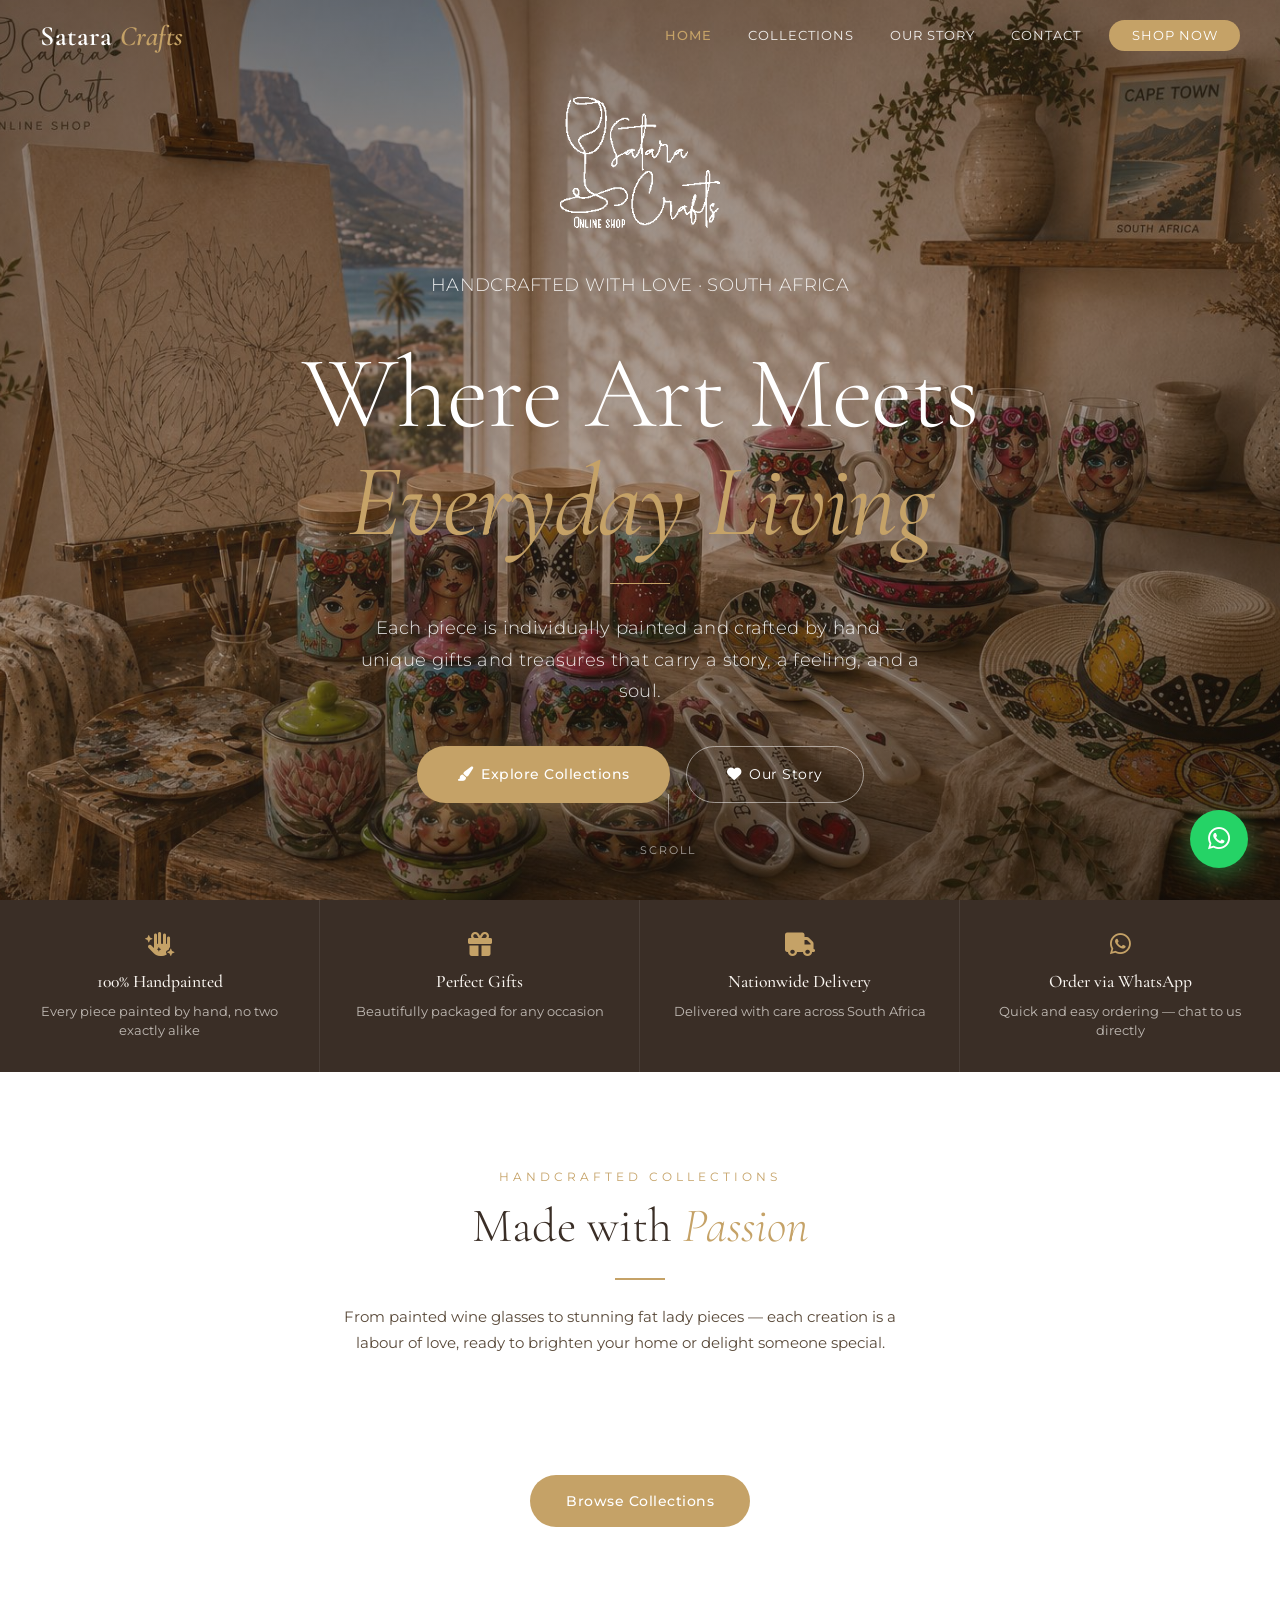
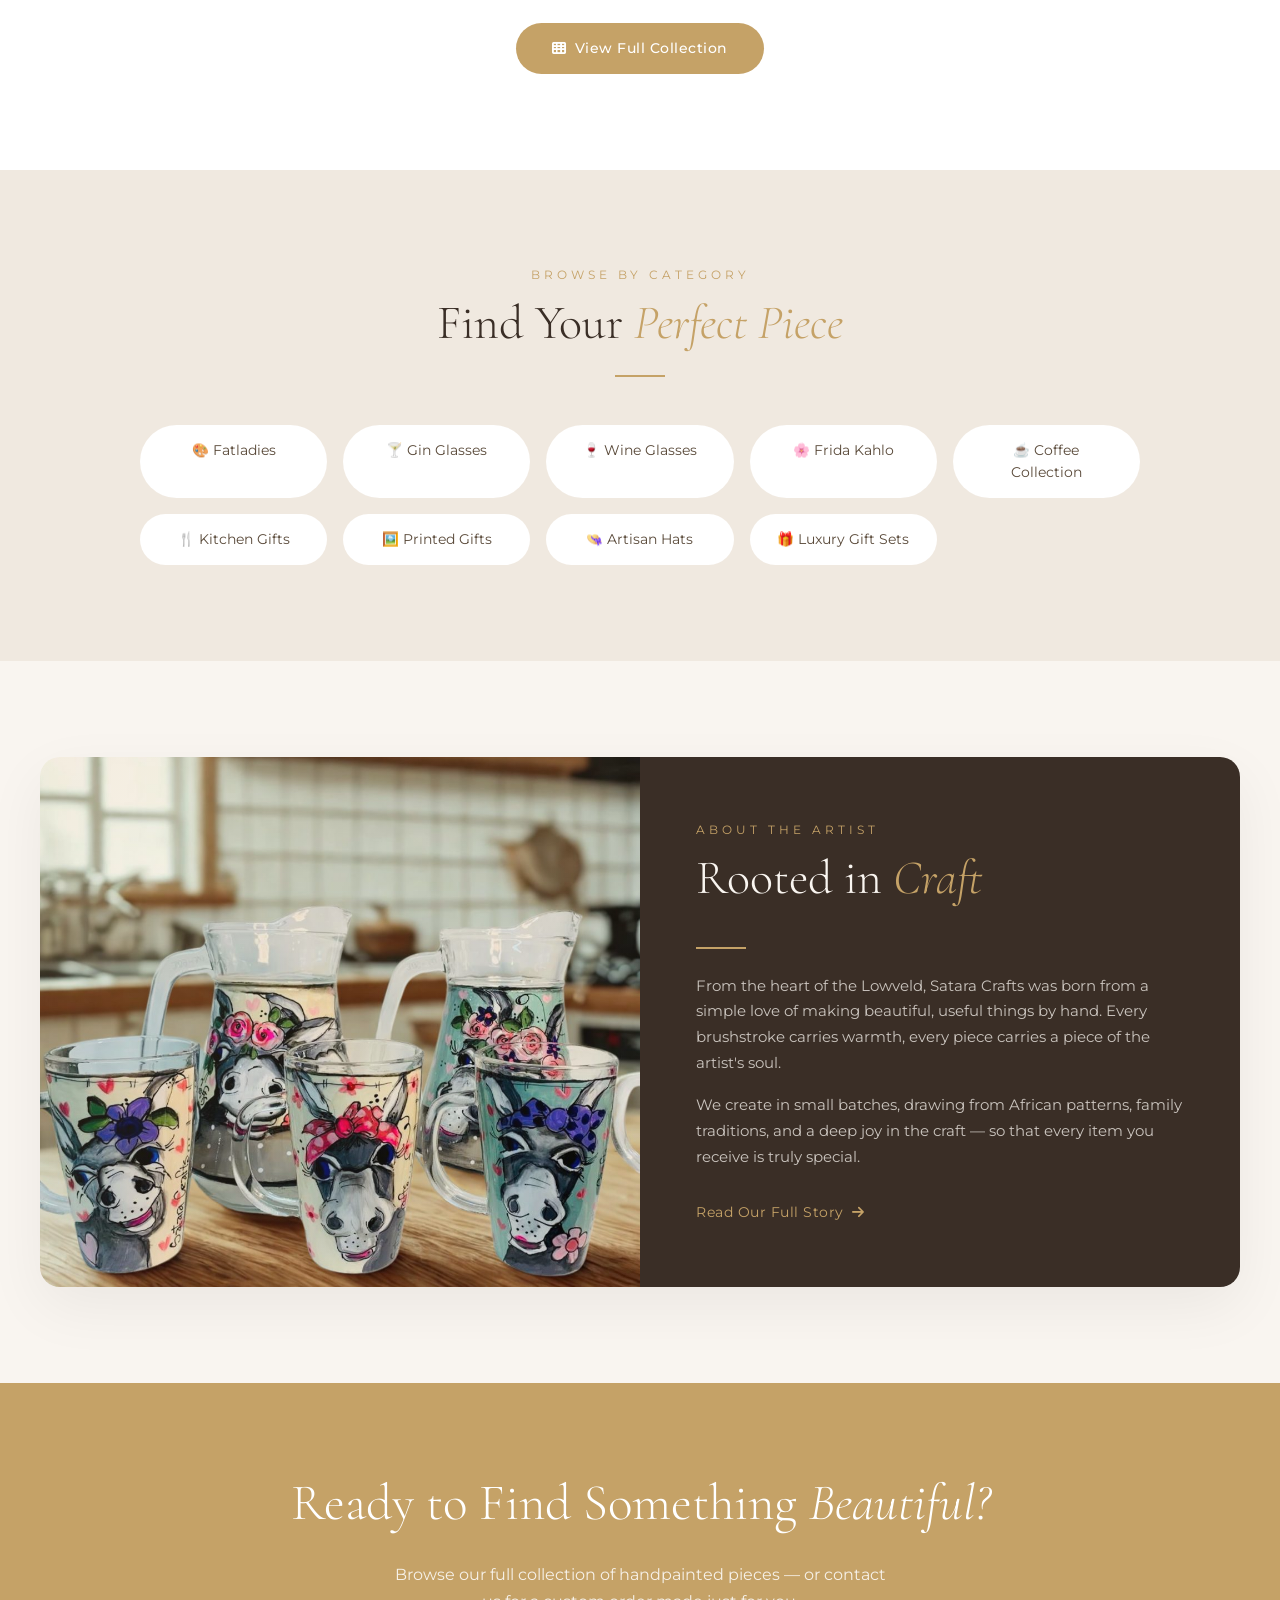
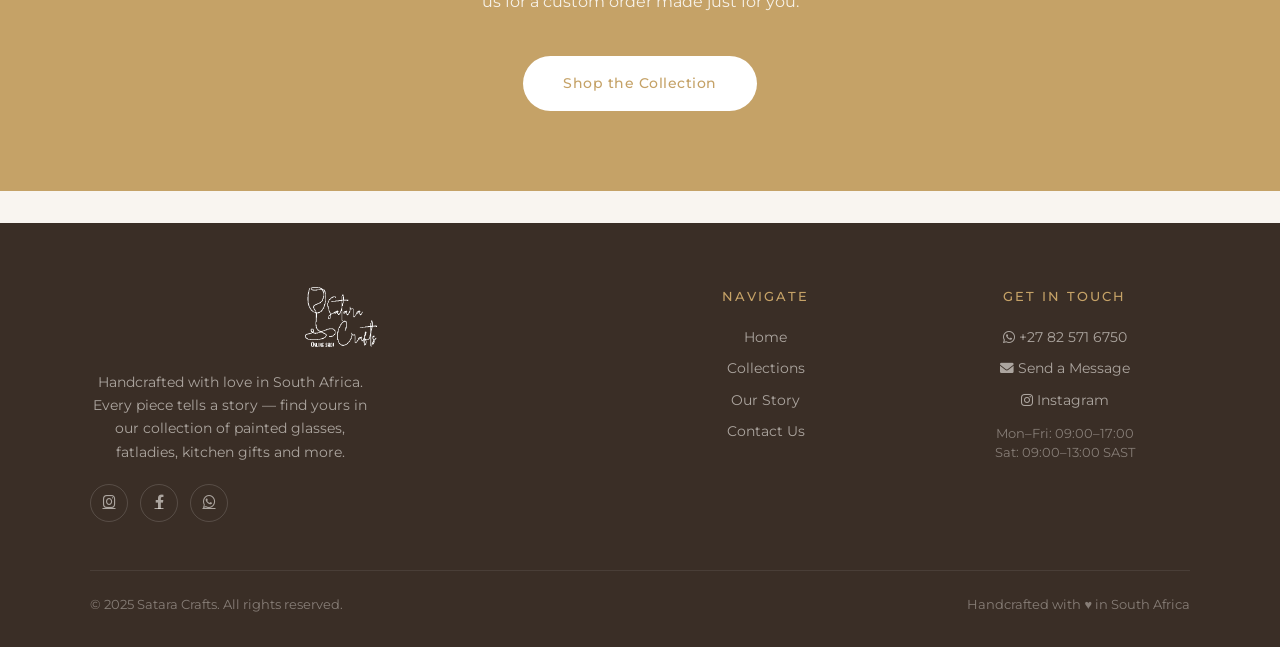
<file: public/index.html>
<!DOCTYPE html>
<html lang="en">
<head>
  <meta charset="UTF-8">
  <meta name="viewport" content="width=device-width, initial-scale=1.0">
  <title>Satara Crafts | Handcrafted with Love</title>
  <link rel="icon" href="./assets/favicon.ico" type="image/x-icon">
  <link rel="stylesheet" href="https://fonts.googleapis.com/css2?family=Cormorant+Garamond:ital,wght@0,300;0,400;0,500;0,600;1,300;1,400;1,500&family=Montserrat:wght@300;400;500&display=swap">
  <link rel="stylesheet" href="https://cdnjs.cloudflare.com/ajax/libs/font-awesome/6.0.0/css/all.min.css">
  <link rel="stylesheet" href="styles/styles.css">
  <style>
    :root {
      --gold: #c5a267; --dark-gold: #a78a5a;
      --cream: #f9f5f0; --dark-cream: #f0e9e0;
      --chocolate: #3a2e26; --light-chocolate: #5a4a3a;
      --taupe: #d8c7b5;
    }

    * { box-sizing: border-box; margin: 0; padding: 0; }
    body { font-family: 'Cormorant Garamond', serif; background: var(--cream); color: var(--chocolate); overflow-x: hidden; }

    /* ── Navbar ── */
    .sc-nav {
      position: fixed; top: 0; left: 0; right: 0; z-index: 900;
      padding: 0 2.5rem; height: 72px;
      display: flex; align-items: center; justify-content: space-between;
      transition: background .4s ease, box-shadow .4s ease;
    }
    .sc-nav.scrolled {
      background: rgba(249,245,240,.97);
      backdrop-filter: blur(12px);
      box-shadow: 0 2px 20px rgba(0,0,0,.06);
      border-bottom: 1px solid var(--taupe);
    }
    .sc-nav-logo img { height: 52px; filter: brightness(0) invert(1); transition: filter .4s; }
    .sc-nav.scrolled .sc-nav-logo img { filter: none; }
    .sc-nav-links { display: flex; align-items: center; gap: .25rem; list-style: none; }
    .sc-nav-links a {
      font-family: 'Montserrat', sans-serif; font-size: .8rem;
      font-weight: 400; letter-spacing: 1px; text-transform: uppercase;
      color: rgba(255,255,255,.9); text-decoration: none;
      padding: .5rem 1rem; border-radius: 30px;
      transition: all .25s ease;
    }
    .sc-nav.scrolled .sc-nav-links a { color: var(--light-chocolate); }
    .sc-nav-links a:hover { background: rgba(255,255,255,.15); color: #fff; }
    .sc-nav.scrolled .sc-nav-links a:hover { background: var(--dark-cream); color: var(--chocolate); }
    .sc-nav-links a.active { color: var(--gold) !important; font-weight: 500; }
    .sc-nav-links .nav-shop-btn {
      background: var(--gold); color: #fff !important;
      padding: .5rem 1.4rem; border-radius: 30px; margin-left: .5rem;
    }
    .sc-nav-links .nav-shop-btn:hover { background: var(--dark-gold) !important; transform: translateY(-1px); }
    .sc-nav-toggle { display: none; background: none; border: none; cursor: pointer; flex-direction: column; gap: 5px; padding: .5rem; }
    .sc-nav-toggle span { display: block; width: 24px; height: 2px; background: #fff; border-radius: 2px; transition: background .4s; }
    .sc-nav.scrolled .sc-nav-toggle span { background: var(--chocolate); }

    @media (max-width: 768px) {
      .sc-nav { padding: 0 1.25rem; }
      .sc-nav-toggle { display: flex; }
      .sc-nav-links {
        position: fixed; top: 72px; left: 0; right: 0;
        background: rgba(249,245,240,.98); border-bottom: 1px solid var(--taupe);
        flex-direction: column; align-items: stretch; padding: 1rem 1.25rem 1.5rem;
        display: none; box-shadow: 0 8px 24px rgba(0,0,0,.08);
      }
      .sc-nav-links.open { display: flex; }
      .sc-nav-links a { color: var(--light-chocolate) !important; padding: .75rem 1rem; }
      .sc-nav-links .nav-shop-btn { margin: .5rem 0 0; text-align: center; }
    }

    /* ── Hero ── */
    .hero {
      position: relative; min-height: 100vh;
      display: flex; flex-direction: column;
      align-items: center; justify-content: center;
      text-align: center; overflow: hidden;
    }
    .hero-bg {
      position: absolute; inset: 0;
      background: url('assets/images/background1.jpg') center/cover no-repeat;
      transform: scale(1.05);
      animation: heroZoom 20s ease-in-out infinite alternate;
    }
    @keyframes heroZoom { from { transform: scale(1.05); } to { transform: scale(1.12); } }
    .hero-overlay {
      position: absolute; inset: 0;
      background: linear-gradient(
        160deg,
        rgba(30,20,15,.55) 0%,
        rgba(58,46,38,.4) 50%,
        rgba(20,15,10,.65) 100%
      );
    }
    .hero-content {
      position: relative; z-index: 2;
      padding: 2rem; max-width: 860px;
    }
    .hero-logo {
      width: 160px; margin: 0 auto 2rem;
      filter: brightness(0) invert(1);
      opacity: 0; transform: translateY(-20px);
      animation: fadeUp .8s ease forwards .2s;
    }
    .hero-eyebrow {
      font-family: 'Montserrat', sans-serif;
      font-size: .75rem; font-weight: 400;
      letter-spacing: 4px; text-transform: uppercase;
      color: var(--gold); margin-bottom: 1.25rem;
      opacity: 0; animation: fadeUp .8s ease forwards .4s;
    }
    .hero h1 {
      font-size: clamp(3.5rem, 8vw, 6.5rem);
      font-weight: 300; line-height: 1.05;
      color: #fff; letter-spacing: -1px;
      opacity: 0; animation: fadeUp .8s ease forwards .6s;
    }
    .hero h1 em {
      font-style: italic; color: var(--gold);
      font-weight: 400; display: block;
    }
    .hero-divider {
      width: 60px; height: 1px; background: var(--gold);
      margin: 1.75rem auto;
      opacity: 0; animation: fadeUp .8s ease forwards .8s;
    }
    .hero p {
      font-family: 'Montserrat', sans-serif;
      font-size: clamp(.95rem, 2vw, 1.15rem);
      font-weight: 300; color: rgba(255,255,255,.88);
      max-width: 560px; margin: 0 auto 2.5rem;
      line-height: 1.7; letter-spacing: .3px;
      opacity: 0; animation: fadeUp .8s ease forwards 1s;
    }
    .hero-btns {
      display: flex; gap: 1rem; justify-content: center; flex-wrap: wrap;
      opacity: 0; animation: fadeUp .8s ease forwards 1.2s;
    }
    .btn-hero-primary {
      background: var(--gold); color: #fff;
      padding: 1rem 2.5rem; border-radius: 50px;
      text-decoration: none; font-family: 'Montserrat', sans-serif;
      font-size: .9rem; font-weight: 500; letter-spacing: .5px;
      transition: all .3s ease; display: inline-flex; align-items: center; gap: .5rem;
      box-shadow: 0 8px 30px rgba(197,162,103,.4);
    }
    .btn-hero-primary:hover { background: var(--dark-gold); transform: translateY(-3px); box-shadow: 0 14px 35px rgba(197,162,103,.5); }
    .btn-hero-secondary {
      background: transparent; color: #fff;
      padding: 1rem 2.5rem; border-radius: 50px;
      text-decoration: none; font-family: 'Montserrat', sans-serif;
      font-size: .9rem; font-weight: 400; letter-spacing: .5px;
      border: 1px solid rgba(255,255,255,.5);
      transition: all .3s ease; display: inline-flex; align-items: center; gap: .5rem;
    }
    .btn-hero-secondary:hover { background: rgba(255,255,255,.1); border-color: #fff; transform: translateY(-3px); }
    .hero-scroll {
      position: absolute; bottom: 2.5rem; left: 50%; transform: translateX(-50%);
      display: flex; flex-direction: column; align-items: center; gap: .5rem;
      color: rgba(255,255,255,.6); font-family: 'Montserrat', sans-serif;
      font-size: .7rem; letter-spacing: 2px; text-transform: uppercase;
      opacity: 0; animation: fadeUp .8s ease forwards 1.6s;
    }
    .hero-scroll-line {
      width: 1px; height: 40px;
      background: linear-gradient(rgba(255,255,255,.6), transparent);
      animation: scrollPulse 2s ease-in-out infinite;
    }
    @keyframes scrollPulse { 0%,100% { opacity: .6; } 50% { opacity: 1; } }
    @keyframes fadeUp {
      from { opacity: 0; transform: translateY(20px); }
      to   { opacity: 1; transform: translateY(0); }
    }

    /* ── Features Strip ── */
    .features-strip {
      background: var(--chocolate); color: var(--cream);
      display: grid; grid-template-columns: repeat(auto-fit, minmax(200px, 1fr));
    }
    .feature-item {
      padding: 2rem; text-align: center;
      border-right: 1px solid rgba(255,255,255,.08);
    }
    .feature-item:last-child { border-right: none; }
    .feature-item i { font-size: 1.5rem; color: var(--gold); margin-bottom: .75rem; display: block; }
    .feature-item h4 { font-size: 1.1rem; font-weight: 500; margin-bottom: .35rem; }
    .feature-item p { font-family: 'Montserrat', sans-serif; font-size: .8rem; opacity: .7; line-height: 1.5; }

    /* ── Section base ── */
    .section { padding: 6rem 2rem; }
    .section-label {
      font-family: 'Montserrat', sans-serif; font-size: .72rem;
      letter-spacing: 4px; text-transform: uppercase; color: var(--gold);
      margin-bottom: .75rem; display: block;
    }
    .section-title {
      font-size: clamp(2rem, 4vw, 3rem); font-weight: 300;
      color: var(--chocolate); line-height: 1.15; margin-bottom: 1rem;
    }
    .section-title em { font-style: italic; color: var(--gold); }
    .section-sub {
      font-family: 'Montserrat', sans-serif; font-size: .95rem;
      color: var(--light-chocolate); max-width: 560px; line-height: 1.7;
    }
    .gold-line { width: 50px; height: 2px; background: var(--gold); margin: 1.5rem 0; }

    /* ── Featured products preview ── */
    .featured-section { background: #fff; }
    .featured-header { text-align: center; max-width: 600px; margin: 0 auto 3.5rem; }
    .featured-header .gold-line { margin: 1.5rem auto; }
    .preview-grid {
      display: grid; grid-template-columns: repeat(auto-fit, minmax(280px, 1fr));
      gap: 1.5rem; max-width: 1100px; margin: 0 auto 3rem;
    }
    .preview-card {
      position: relative; border-radius: 14px; overflow: hidden;
      aspect-ratio: 4/5; cursor: pointer;
      box-shadow: 0 8px 30px rgba(0,0,0,.08);
      transition: transform .35s ease, box-shadow .35s ease;
    }
    .preview-card:hover { transform: translateY(-8px); box-shadow: 0 20px 50px rgba(0,0,0,.14); }
    .preview-card img { width: 100%; height: 100%; object-fit: cover; transition: transform .5s ease; }
    .preview-card:hover img { transform: scale(1.06); }
    .preview-card-overlay {
      position: absolute; inset: 0;
      background: linear-gradient(transparent 45%, rgba(30,20,15,.75) 100%);
      display: flex; flex-direction: column; justify-content: flex-end;
      padding: 1.5rem;
    }
    .preview-card-overlay h3 { color: #fff; font-size: 1.35rem; font-weight: 400; margin-bottom: .25rem; }
    .preview-card-overlay span { font-family: 'Montserrat', sans-serif; font-size: .8rem; color: var(--gold); letter-spacing: 1px; text-transform: uppercase; }
    .featured-cta { text-align: center; }

    /* ── Story section ── */
    .story-section {
      background: var(--cream);
      display: grid; grid-template-columns: 1fr 1fr;
      gap: 0; max-width: 1200px; margin: 0 auto;
      border-radius: 20px; overflow: hidden;
      box-shadow: 0 20px 60px rgba(0,0,0,.06);
    }
    .story-image { position: relative; min-height: 500px; }
    .story-image img { position: absolute; inset: 0; width: 100%; height: 100%; object-fit: cover; }
    .story-image-overlay {
      position: absolute; inset: 0;
      background: linear-gradient(135deg, rgba(197,162,103,.2), transparent);
    }
    .story-content {
      background: var(--chocolate); color: var(--cream);
      padding: 4rem 3.5rem; display: flex; flex-direction: column; justify-content: center;
    }
    .story-content .section-label { color: var(--gold); }
    .story-content .section-title { color: var(--cream); }
    .story-content .section-sub { color: rgba(249,245,240,.75); max-width: 100%; }
    .story-content .gold-line { background: var(--gold); }
    .btn-story {
      display: inline-flex; align-items: center; gap: .5rem;
      color: var(--gold); text-decoration: none;
      font-family: 'Montserrat', sans-serif; font-size: .85rem;
      letter-spacing: .5px; margin-top: 2rem;
      transition: gap .2s ease;
    }
    .btn-story:hover { gap: .85rem; }
    @media (max-width: 768px) {
      .story-section { grid-template-columns: 1fr; }
      .story-image { min-height: 300px; }
      .story-content { padding: 2.5rem 1.75rem; }
    }

    /* ── Categories ── */
    .categories-section { background: var(--dark-cream); }
    .categories-header { text-align: center; margin-bottom: 3rem; }
    .categories-header .gold-line { margin: 1.5rem auto; }
    .categories-grid {
      display: grid; grid-template-columns: repeat(auto-fit, minmax(160px, 1fr));
      gap: 1rem; max-width: 1000px; margin: 0 auto;
    }
    .category-pill {
      background: #fff; border-radius: 50px; padding: .85rem 1.5rem;
      text-align: center; cursor: pointer; transition: all .25s ease;
      text-decoration: none; display: block;
      border: 1px solid transparent;
      font-family: 'Montserrat', sans-serif; font-size: .85rem;
      color: var(--light-chocolate);
    }
    .category-pill:hover { border-color: var(--gold); color: var(--gold); transform: translateY(-2px); box-shadow: 0 6px 20px rgba(0,0,0,.06); }

    /* ── CTA Banner ── */
    .cta-banner {
      background: var(--gold);
      padding: 5rem 2rem; text-align: center;
      position: relative; overflow: hidden;
    }
    .cta-banner::before {
      content: '';
      position: absolute; inset: 0;
      background: url('https://www.transparenttextures.com/patterns/cream-paper.png');
      opacity: .1;
    }
    .cta-banner h2 {
      font-size: clamp(2rem, 4vw, 3.5rem); font-weight: 300;
      color: #fff; margin-bottom: 1rem; position: relative;
    }
    .cta-banner h2 em { font-style: italic; }
    .cta-banner p {
      font-family: 'Montserrat', sans-serif; font-size: 1rem;
      color: rgba(255,255,255,.85); max-width: 500px;
      margin: 0 auto 2.5rem; line-height: 1.7; position: relative;
    }
    .btn-cta-white {
      background: #fff; color: var(--gold);
      padding: 1rem 2.5rem; border-radius: 50px;
      text-decoration: none; font-family: 'Montserrat', sans-serif;
      font-size: .9rem; font-weight: 500; letter-spacing: .5px;
      transition: all .3s ease; display: inline-block; position: relative;
    }
    .btn-cta-white:hover { transform: translateY(-3px); box-shadow: 0 12px 30px rgba(0,0,0,.15); }

    /* ── Footer ── */
    footer { background: var(--chocolate); color: var(--cream); padding: 4rem 2rem 2rem; }
    .footer-inner { max-width: 1100px; margin: 0 auto; }
    .footer-top {
      display: grid; grid-template-columns: 2fr 1fr 1fr;
      gap: 3rem; margin-bottom: 3rem;
    }
    .footer-brand img { height: 60px; margin-bottom: 1rem; filter: brightness(0) invert(1); }
    .footer-brand p { font-family: 'Montserrat', sans-serif; font-size: .85rem; color: rgba(249,245,240,.6); line-height: 1.7; max-width: 280px; }
    .footer-col h4 { font-size: 1rem; font-weight: 500; margin-bottom: 1.25rem; color: var(--gold); font-family: 'Montserrat', sans-serif; font-size: .8rem; letter-spacing: 2px; text-transform: uppercase; }
    .footer-col a { display: block; font-family: 'Montserrat', sans-serif; font-size: .85rem; color: rgba(249,245,240,.6); text-decoration: none; margin-bottom: .6rem; transition: color .2s; }
    .footer-col a:hover { color: var(--gold); }
    .footer-social { display: flex; gap: .75rem; margin-top: 1.25rem; }
    .footer-social a {
      width: 38px; height: 38px; border-radius: 50%;
      border: 1px solid rgba(255,255,255,.15);
      display: flex; align-items: center; justify-content: center;
      color: rgba(249,245,240,.6); font-size: .9rem;
      transition: all .2s;
    }
    .footer-social a:hover { border-color: var(--gold); color: var(--gold); }
    .footer-bottom {
      border-top: 1px solid rgba(255,255,255,.08);
      padding-top: 1.5rem;
      display: flex; justify-content: space-between; align-items: center;
      font-family: 'Montserrat', sans-serif; font-size: .8rem;
      color: rgba(249,245,240,.4); flex-wrap: wrap; gap: .75rem;
    }
    @media (max-width: 768px) {
      .footer-top { grid-template-columns: 1fr; gap: 2rem; }
    }

    /* ── WhatsApp FAB ── */
    .wa-fab {
      position: fixed; bottom: 2rem; right: 2rem; z-index: 800;
      width: 58px; height: 58px; border-radius: 50%;
      background: #25D366; color: #fff;
      display: flex; align-items: center; justify-content: center;
      font-size: 1.6rem; text-decoration: none;
      box-shadow: 0 8px 25px rgba(37,211,102,.4);
      transition: transform .2s ease, box-shadow .2s ease;
      animation: waPulse 3s ease-in-out infinite;
    }
    .wa-fab:hover { transform: scale(1.1); box-shadow: 0 12px 35px rgba(37,211,102,.5); }
    @keyframes waPulse {
      0%,100% { box-shadow: 0 8px 25px rgba(37,211,102,.4); }
      50%      { box-shadow: 0 8px 35px rgba(37,211,102,.65); }
    }

    /* ── Buttons shared ── */
    .btn-gold {
      background: var(--gold); color: #fff;
      padding: .9rem 2.25rem; border-radius: 50px;
      text-decoration: none; font-family: 'Montserrat', sans-serif;
      font-size: .875rem; font-weight: 500; letter-spacing: .5px;
      display: inline-flex; align-items: center; gap: .5rem;
      transition: all .3s ease;
    }
    .btn-gold:hover { background: var(--dark-gold); transform: translateY(-2px); box-shadow: 0 10px 25px rgba(197,162,103,.35); }

    /* Loading state for preview */
    .preview-loading { text-align: center; padding: 3rem; color: var(--light-chocolate); font-family: 'Montserrat', sans-serif; }
  </style>
</head>
<body>

<!-- Navbar -->
<nav class="sc-nav" id="navbar" aria-label="Main navigation">
  <a href="index.html" class="sc-nav-logo" id="navLogo" style="font-family:'Cormorant Garamond',serif;font-size:1.75rem;font-weight:600;color:#fff;text-decoration:none;transition:color .4s;letter-spacing:.5px">
    Satara <em style="color:var(--gold);font-style:italic;font-weight:600">Crafts</em>
  </a>
  <button class="sc-nav-toggle" aria-label="Toggle menu" onclick="const ul=this.nextElementSibling;ul.classList.toggle('open');this.setAttribute('aria-expanded',ul.classList.contains('open'));">
    <span></span><span></span><span></span>
  </button>
  <ul class="sc-nav-links">
    <li><a href="index.html" class="active">Home</a></li>
    <li><a href="gallery.html">Collections</a></li>
    <li><a href="story.html">Our Story</a></li>
    <li><a href="contact.html">Contact</a></li>
    <li><a href="gallery.html" class="nav-shop-btn">Shop Now</a></li>
  </ul>
</nav>

<!-- Hero -->
<section class="hero">
  <div class="hero-bg"></div>
  <div class="hero-overlay"></div>
  <div class="hero-content">
    <img src="assets/images/logo.png" alt="Satara Crafts" class="hero-logo">
    <p class="hero-eyebrow">Handcrafted with Love · South Africa</p>
    <h1>Where Art Meets<em>Everyday Living</em></h1>
    <div class="hero-divider"></div>
    <p>Each piece is individually painted and crafted by hand — unique gifts and treasures that carry a story, a feeling, and a soul.</p>
    <div class="hero-btns">
      <a href="gallery.html" class="btn-hero-primary"><i class="fas fa-paint-brush"></i> Explore Collections</a>
      <a href="story.html"   class="btn-hero-secondary"><i class="fas fa-heart"></i> Our Story</a>
    </div>
  </div>
  <div class="hero-scroll">
    <div class="hero-scroll-line"></div>
    Scroll
  </div>
</section>

<!-- Features Strip -->
<div class="features-strip">
  <div class="feature-item">
    <i class="fas fa-hand-sparkles"></i>
    <h4>100% Handpainted</h4>
    <p>Every piece painted by hand, no two exactly alike</p>
  </div>
  <div class="feature-item">
    <i class="fas fa-gift"></i>
    <h4>Perfect Gifts</h4>
    <p>Beautifully packaged for any occasion</p>
  </div>
  <div class="feature-item">
    <i class="fas fa-truck"></i>
    <h4>Nationwide Delivery</h4>
    <p>Delivered with care across South Africa</p>
  </div>
  <div class="feature-item">
    <i class="fab fa-whatsapp"></i>
    <h4>Order via WhatsApp</h4>
    <p>Quick and easy ordering — chat to us directly</p>
  </div>
</div>

<!-- Featured Products -->
<section class="section featured-section">
  <div class="featured-header">
    <span class="section-label">Handcrafted Collections</span>
    <h2 class="section-title">Made with <em>Passion</em></h2>
    <div class="gold-line"></div>
    <p class="section-sub">From painted wine glasses to stunning fat lady pieces — each creation is a labour of love, ready to brighten your home or delight someone special.</p>
  </div>
  <div class="preview-grid" id="featuredGrid">
    <div class="preview-loading">Loading beautiful things…</div>
  </div>
  <div class="featured-cta">
    <a href="gallery.html" class="btn-gold"><i class="fas fa-th"></i> View Full Collection</a>
  </div>
</section>

<!-- Categories -->
<section class="section categories-section">
  <div class="categories-header">
    <span class="section-label">Browse by Category</span>
    <h2 class="section-title">Find Your <em>Perfect Piece</em></h2>
    <div class="gold-line"></div>
  </div>
  <div class="categories-grid">
    <a href="gallery.html?cat=fatladies"     class="category-pill">🎨 Fatladies</a>
    <a href="gallery.html?cat=gin-glasses"   class="category-pill">🍸 Gin Glasses</a>
    <a href="gallery.html?cat=wine-glasses"  class="category-pill">🍷 Wine Glasses</a>
    <a href="gallery.html?cat=frida-kahlo"   class="category-pill">🌸 Frida Kahlo</a>
    <a href="gallery.html?cat=coffee"        class="category-pill">☕ Coffee Collection</a>
    <a href="gallery.html?cat=kitchen-gifts" class="category-pill">🍴 Kitchen Gifts</a>
    <a href="gallery.html?cat=printed-gifts" class="category-pill">🖼️ Printed Gifts</a>
    <a href="gallery.html?cat=hats"          class="category-pill">👒 Artisan Hats</a>
    <a href="gallery.html?cat=gift-sets"     class="category-pill">🎁 Luxury Gift Sets</a>
  </div>
</section>

<!-- Our Story -->
<section class="section" style="background:var(--cream);padding:6rem 2rem">
  <div class="story-section">
    <div class="story-image">
      <img src="assets/images/Donkies.jpg" alt="Satara Crafts artwork">
      <div class="story-image-overlay"></div>
    </div>
    <div class="story-content">
      <span class="section-label">About the Artist</span>
      <h2 class="section-title">Rooted in <em>Craft</em></h2>
      <div class="gold-line"></div>
      <p class="section-sub">From the heart of the Lowveld, Satara Crafts was born from a simple love of making beautiful, useful things by hand. Every brushstroke carries warmth, every piece carries a piece of the artist's soul.</p>
      <p class="section-sub" style="margin-top:1rem">We create in small batches, drawing from African patterns, family traditions, and a deep joy in the craft — so that every item you receive is truly special.</p>
      <a href="story.html" class="btn-story">Read Our Full Story <i class="fas fa-arrow-right"></i></a>
    </div>
  </div>
</section>

<!-- CTA Banner -->
<section class="cta-banner">
  <h2>Ready to Find Something <em>Beautiful?</em></h2>
  <p>Browse our full collection of handpainted pieces — or contact us for a custom order made just for you.</p>
  <a href="gallery.html" class="btn-cta-white">Shop the Collection</a>
</section>

<!-- Footer -->
<footer>
  <div class="footer-inner">
    <div class="footer-top">
      <div class="footer-brand">
        <img src="assets/images/logo.png" alt="Satara Crafts" onerror="this.style.display='none'">
        <p>Handcrafted with love in South Africa. Every piece tells a story — find yours in our collection of painted glasses, fatladies, kitchen gifts and more.</p>
        <div class="footer-social">
          <a href="https://www.instagram.com/sataracrafts?igsh=c2k1eGRxNHpmcmhv" target="_blank" rel="noopener" aria-label="Instagram"><i class="fab fa-instagram"></i></a>
          <a href="https://www.facebook.com/p/Satara-Crafts-100063566258980/" target="_blank" rel="noopener" aria-label="Facebook"><i class="fab fa-facebook-f"></i></a>
          <a href="https://wa.me/27825716750" aria-label="WhatsApp"><i class="fab fa-whatsapp"></i></a>
        </div>
      </div>
      <div class="footer-col">
        <h4>Navigate</h4>
        <a href="index.html">Home</a>
        <a href="gallery.html">Collections</a>
        <a href="story.html">Our Story</a>
        <a href="contact.html">Contact Us</a>
      </div>
      <div class="footer-col">
        <h4>Get in Touch</h4>
        <a href="https://wa.me/27825716750"><i class="fab fa-whatsapp"></i> +27 82 571 6750</a>
        <a href="contact.html"><i class="fas fa-envelope"></i> Send a Message</a>
        <a href="https://www.instagram.com/sataracrafts?igsh=c2k1eGRxNHpmcmhv" target="_blank" rel="noopener"><i class="fab fa-instagram"></i> Instagram</a>
        <p style="font-family:'Montserrat',sans-serif;font-size:.8rem;color:rgba(249,245,240,.4);margin-top:.75rem;line-height:1.5">Mon–Fri: 09:00–17:00<br>Sat: 09:00–13:00 SAST</p>
      </div>
    </div>
    <div class="footer-bottom">
      <span>&copy; 2025 Satara Crafts. All rights reserved.</span>
      <span>Handcrafted with ♥ in South Africa</span>
    </div>
  </div>
</footer>

<!-- WhatsApp FAB -->
<a href="https://wa.me/27825716750?text=Hi!%20I%20saw%20your%20Satara%20Crafts%20website%20and%20would%20love%20to%20enquire%20about%20your%20products."
   class="wa-fab" target="_blank" aria-label="Chat on WhatsApp">
  <i class="fab fa-whatsapp"></i>
</a>

<script>
  // Navbar scroll effect
  const navbar = document.getElementById('navbar');
  const logoText = document.getElementById('logoText');
  window.addEventListener('scroll', () => {
    const navLogo = document.getElementById('navLogo');
    if (window.scrollY > 60) {
      navbar.classList.add('scrolled');
      if (navLogo) navLogo.style.color = 'var(--chocolate)';
    } else {
      navbar.classList.remove('scrolled');
      if (navLogo) navLogo.style.color = '#fff';
    }
  });

  // Load featured products from PocketBase
  const PB = 'https://satara-crafts.pockethost.io';

  async function loadFeatured() {
    const grid = document.getElementById('featuredGrid');
    try {
      const res  = await fetch(`${PB}/api/collections/products/records?perPage=6&filter=active=true&sort=-created`);
      const data = await res.json();
      const list = data.items || [];

      if (!list.length) {
        grid.innerHTML = `<div class="preview-loading" style="grid-column:1/-1">
          <i class="fas fa-paint-brush" style="font-size:2rem;color:var(--taupe);display:block;margin-bottom:1rem"></i>
          Products coming soon — check back shortly!
        </div>`;
        return;
      }

      grid.innerHTML = list.map(p => {
        const img = p.images?.length
          ? `${PB}/api/files/${p.collectionId}/${p.id}/${p.images[0]}`
          : 'assets/images/Donkies.jpg';
        return `
          <a href="gallery.html" class="preview-card">
            <img src="${img}" alt="${p.name}" loading="lazy">
            <div class="preview-card-overlay">
              <h3>${p.name}</h3>
              <span>R ${p.price} · ${p.category}</span>
            </div>
          </a>`;
      }).join('');
    } catch {
      grid.innerHTML = `<div class="preview-loading" style="grid-column:1/-1">
        <a href="gallery.html" class="btn-gold" style="margin-top:1rem">Browse Collections</a>
      </div>`;
    }
  }

  loadFeatured();

  // Category URL param pass-through
  document.querySelectorAll('.category-pill').forEach(pill => {
    pill.addEventListener('click', e => {
      const cat = new URL(pill.href).searchParams.get('cat');
      if (cat) sessionStorage.setItem('sc_cat', cat);
    });
  });
</script>
</body>
</html>
</file>
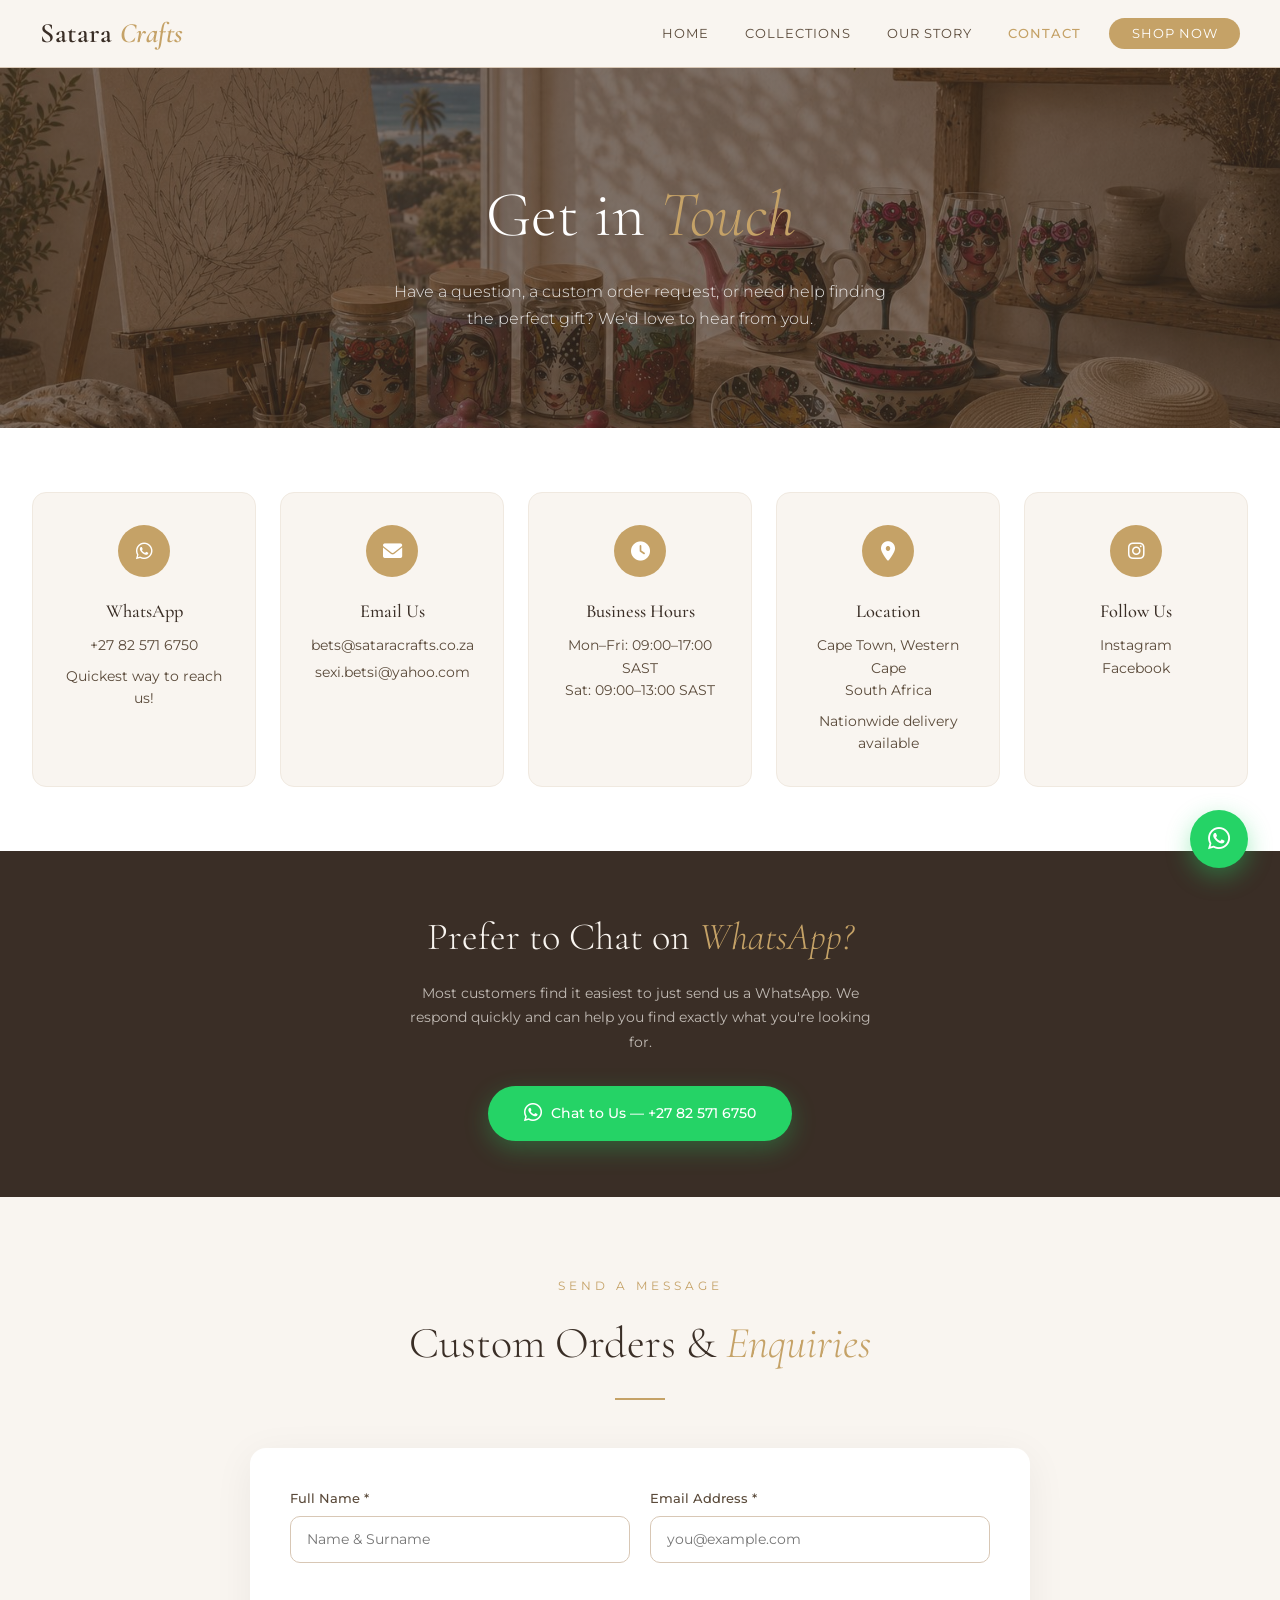
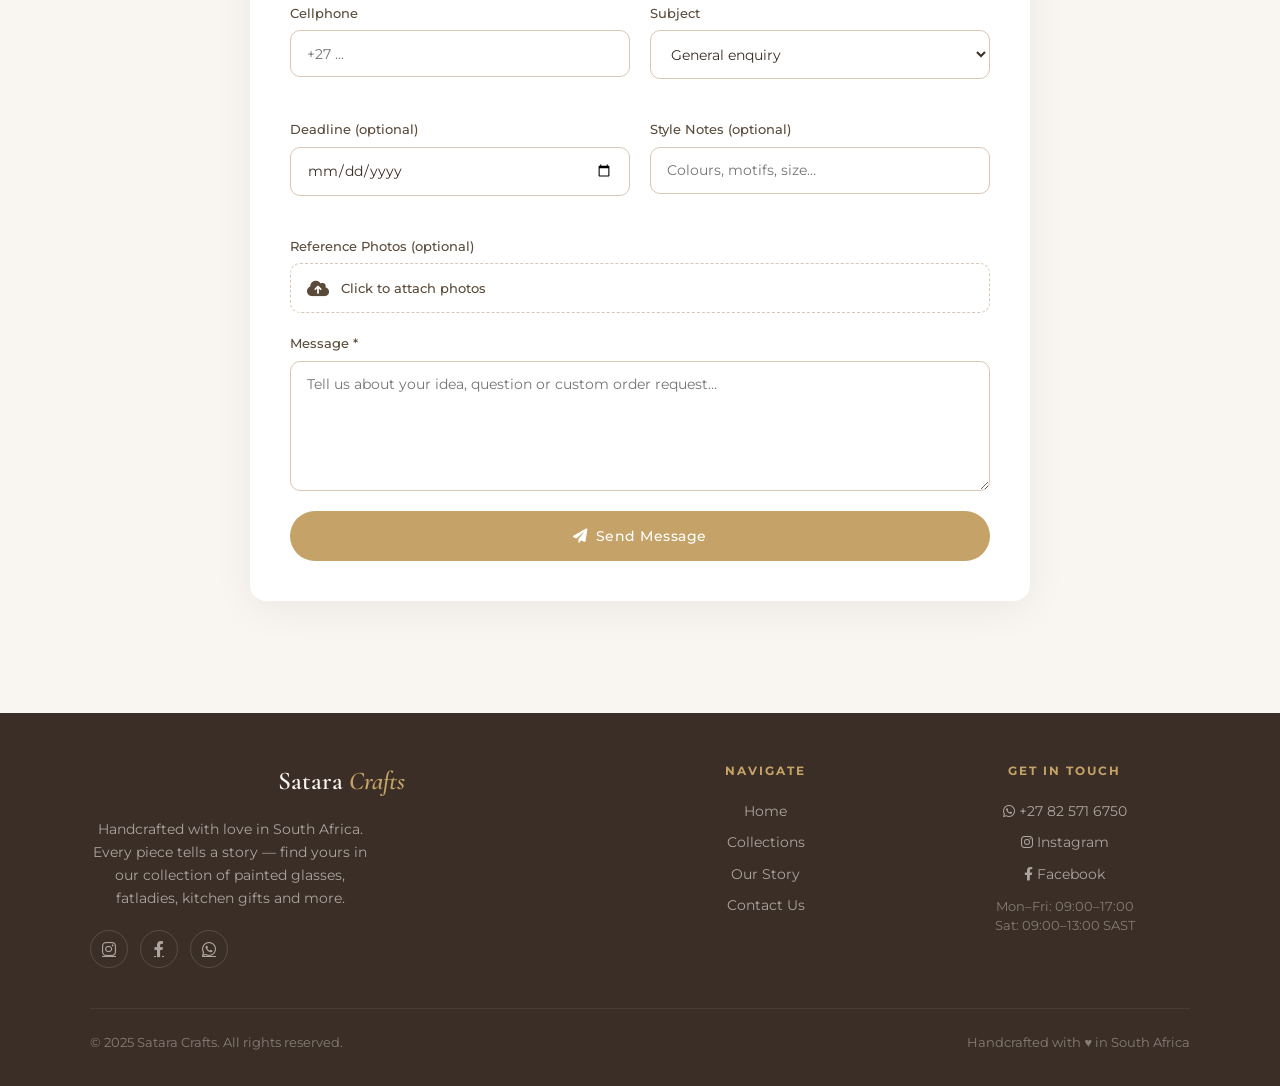
<file: public/contact.html>
<!DOCTYPE html>
<html lang="en">
<head>
  <meta charset="UTF-8">
  <meta name="viewport" content="width=device-width, initial-scale=1.0">
  <title>Contact | Satara Crafts</title>
  <link rel="icon" href="./assets/favicon.ico" type="image/x-icon">
  <link rel="stylesheet" href="https://fonts.googleapis.com/css2?family=Cormorant+Garamond:ital,wght@0,300;0,400;0,500;0,600;1,300;1,400;1,500&family=Montserrat:wght@300;400;500&display=swap">
  <link rel="stylesheet" href="https://cdnjs.cloudflare.com/ajax/libs/font-awesome/6.0.0/css/all.min.css">
  <link rel="stylesheet" href="./styles/styles.css">
  <style>
    * { box-sizing: border-box; margin: 0; padding: 0; }
    body { font-family: 'Cormorant Garamond', serif; background: var(--cream); color: var(--chocolate); }

    /* ── Navbar ── */
    .sc-nav {
      position: sticky; top: 0; z-index: 900;
      background: rgba(249,245,240,.97);
      backdrop-filter: blur(12px);
      border-bottom: 1px solid var(--taupe);
      padding: 0 2.5rem; height: 68px;
      display: flex; align-items: center; justify-content: space-between;
    }
    .sc-nav-logo {
      font-family: 'Cormorant Garamond', serif;
      font-size: 1.75rem; font-weight: 600;
      color: var(--chocolate); text-decoration: none; letter-spacing: .5px;
    }
    .sc-nav-logo em { color: var(--gold); font-style: italic; }
    .sc-nav-links { display: flex; align-items: center; gap: .25rem; list-style: none; }
    .sc-nav-links a {
      font-family: 'Montserrat', sans-serif; font-size: .8rem;
      font-weight: 400; letter-spacing: 1px; text-transform: uppercase;
      color: var(--light-chocolate); text-decoration: none;
      padding: .5rem 1rem; border-radius: 30px; transition: all .25s;
    }
    .sc-nav-links a:hover { background: var(--dark-cream); color: var(--chocolate); }
    .sc-nav-links a.active { color: var(--gold); font-weight: 500; }
    .sc-nav-links .nav-shop-btn {
      background: var(--gold); color: #fff !important;
      padding: .5rem 1.4rem; border-radius: 30px; margin-left: .5rem;
    }
    .sc-nav-links .nav-shop-btn:hover { background: var(--dark-gold) !important; }
    .sc-nav-toggle { display: none; background: none; border: none; cursor: pointer; flex-direction: column; gap: 5px; padding: .5rem; }
    .sc-nav-toggle span { display: block; width: 24px; height: 2px; background: var(--chocolate); border-radius: 2px; }
    @media (max-width: 768px) {
      .sc-nav { padding: 0 1.25rem; }
      .sc-nav-toggle { display: flex; }
      .sc-nav-links {
        position: absolute; top: 68px; left: 0; right: 0;
        background: rgba(249,245,240,.98); border-bottom: 1px solid var(--taupe);
        flex-direction: column; align-items: stretch; padding: 1rem 1.25rem 1.5rem;
        display: none; box-shadow: 0 8px 24px rgba(0,0,0,.06);
      }
      .sc-nav-links.open { display: flex; }
      .sc-nav-links a { padding: .75rem 1rem; }
      .sc-nav-links .nav-shop-btn { margin: .5rem 0 0; text-align: center; }
    }

    /* ── Hero ── */
    .hero {
      background: linear-gradient(rgba(58,46,38,.65), rgba(58,46,38,.65)),
        url('assets/images/background1.jpg') center/cover no-repeat;
      min-height: 40vh; display: flex; align-items: center;
      justify-content: center; text-align: center; padding: 4rem 2rem;
    }
    .hero h1 {
      font-size: clamp(2.5rem, 5vw, 4rem); font-weight: 300;
      color: #fff; margin-bottom: .75rem;
    }
    .hero h1 em { color: var(--gold); font-style: italic; }
    .hero p {
      font-family: 'Montserrat', sans-serif; font-size: 1rem;
      color: rgba(255,255,255,.85); max-width: 500px; margin: 0 auto;
      line-height: 1.7; font-weight: 300;
    }

    /* ── Contact info cards ── */
    .info-section {
      background: #fff; padding: 4rem 2rem;
    }
    .info-grid {
      display: grid; grid-template-columns: repeat(5, 1fr);
      gap: 1.5rem; max-width: 1300px; margin: 0 auto;
    }
    .info-card {
      background: var(--cream); border-radius: 14px;
      padding: 2rem 1.5rem; text-align: center;
      border: 1px solid var(--dark-cream);
      transition: transform .25s, box-shadow .25s;
    }
    .info-card:hover { transform: translateY(-4px); box-shadow: 0 12px 30px rgba(0,0,0,.06); }
    .info-card-icon {
      width: 52px; height: 52px; border-radius: 50%;
      background: var(--gold); color: #fff;
      display: flex; align-items: center; justify-content: center;
      font-size: 1.2rem; margin: 0 auto 1.25rem;
    }
    .info-card h3 {
      font-size: 1.15rem; font-weight: 500;
      color: var(--chocolate); margin-bottom: .5rem;
    }
    .info-card p, .info-card a {
      font-family: 'Montserrat', sans-serif; font-size: .875rem;
      color: var(--light-chocolate); line-height: 1.6;
      text-decoration: none; display: block;
    }
    .info-card a:hover { color: var(--gold); }

    /* ── WhatsApp CTA ── */
    .wa-cta {
      background: var(--chocolate); padding: 3.5rem 2rem; text-align: center;
    }
    .wa-cta h2 {
      font-size: clamp(1.75rem, 3vw, 2.5rem); font-weight: 300;
      color: var(--cream); margin-bottom: .75rem;
    }
    .wa-cta h2 em { color: var(--gold); font-style: italic; }
    .wa-cta p {
      font-family: 'Montserrat', sans-serif; font-size: .9rem;
      color: rgba(249,245,240,.7); max-width: 480px;
      margin: 0 auto 2rem; line-height: 1.7;
    }
    .btn-wa {
      display: inline-flex; align-items: center; gap: .6rem;
      background: #25D366; color: #fff;
      padding: 1rem 2.25rem; border-radius: 50px;
      text-decoration: none; font-family: 'Montserrat', sans-serif;
      font-size: .9rem; font-weight: 500;
      transition: all .3s; box-shadow: 0 8px 25px rgba(37,211,102,.3);
    }
    .btn-wa:hover { transform: translateY(-3px); box-shadow: 0 14px 35px rgba(37,211,102,.45); }

    /* ── Form section ── */
    .form-section { padding: 5rem 2rem; background: var(--cream); }
    .form-wrap { max-width: 780px; margin: 0 auto; }
    .form-header { text-align: center; margin-bottom: 3rem; }
    .form-header .label {
      font-family: 'Montserrat', sans-serif; font-size: .72rem;
      letter-spacing: 4px; text-transform: uppercase; color: var(--gold);
      display: block; margin-bottom: .75rem;
    }
    .form-header h2 { font-size: clamp(2rem, 4vw, 2.75rem); font-weight: 300; }
    .form-header h2 em { color: var(--gold); font-style: italic; }
    .gold-line { width: 50px; height: 2px; background: var(--gold); margin: 1.25rem auto 0; }

    .form-card {
      background: #fff; border-radius: 16px;
      padding: 2.5rem; box-shadow: 0 8px 40px rgba(0,0,0,.06);
    }
    .form-row { display: grid; grid-template-columns: 1fr 1fr; gap: 1.25rem; margin-bottom: 1.25rem; }
    @media (max-width: 600px) { .form-row { grid-template-columns: 1fr; } }
    .form-group { display: flex; flex-direction: column; gap: .4rem; margin-bottom: 1.25rem; }
    .form-group label {
      font-family: 'Montserrat', sans-serif; font-size: .82rem;
      font-weight: 500; color: var(--light-chocolate);
    }
    .form-group input, .form-group select, .form-group textarea {
      padding: .85rem 1rem; border: 1.5px solid var(--taupe);
      border-radius: 10px; font-family: 'Montserrat', sans-serif;
      font-size: .9rem; color: var(--chocolate); outline: none;
      transition: border-color .2s; background: #fff; width: 100%;
    }
    .form-group input:focus, .form-group select:focus, .form-group textarea:focus {
      border-color: var(--gold);
    }
    .form-group textarea { min-height: 130px; resize: vertical; }
    .file-label {
      display: flex; align-items: center; gap: .75rem;
      padding: .85rem 1rem; border: 1.5px dashed var(--taupe);
      border-radius: 10px; cursor: pointer; transition: border-color .2s;
      font-family: 'Montserrat', sans-serif; font-size: .9rem;
      color: var(--light-chocolate);
    }
    .file-label:hover { border-color: var(--gold); color: var(--gold); }
    .file-label i { font-size: 1.1rem; }
    .btn-submit {
      background: var(--gold); color: #fff; border: none;
      padding: 1rem 2.5rem; border-radius: 50px; cursor: pointer;
      font-family: 'Montserrat', sans-serif; font-size: .9rem; font-weight: 500;
      letter-spacing: .5px; transition: all .3s; display: inline-flex;
      align-items: center; gap: .5rem; width: 100%; justify-content: center;
    }
    .btn-submit:hover { background: var(--dark-gold); transform: translateY(-2px); box-shadow: 0 10px 25px rgba(197,162,103,.35); }
    .btn-submit:disabled { opacity: .6; cursor: not-allowed; transform: none; }
    .success-msg {
      display: none; background: #d4edda; color: #155724;
      border-radius: 10px; padding: 1rem 1.25rem;
      font-family: 'Montserrat', sans-serif; font-size: .9rem;
      margin-top: 1rem; text-align: center;
    }

    /* ── Footer ── */
    footer { background: var(--chocolate); color: var(--cream); padding: 3rem 2rem 2rem; }
    .footer-inner { max-width: 1100px; margin: 0 auto; }
    .footer-top {
      display: grid; grid-template-columns: 2fr 1fr 1fr;
      gap: 3rem; margin-bottom: 2.5rem;
    }
    .footer-brand p { font-family: 'Montserrat', sans-serif; font-size: .85rem; color: rgba(249,245,240,.6); line-height: 1.7; max-width: 280px; }
    .footer-brand .brand-name { font-size: 1.6rem; font-weight: 600; margin-bottom: 1rem; display: block; }
    .footer-brand .brand-name em { color: var(--gold); font-style: italic; }
    .footer-col h4 { font-family: 'Montserrat', sans-serif; font-size: .78rem; letter-spacing: 2px; text-transform: uppercase; color: var(--gold); margin-bottom: 1.25rem; }
    .footer-col a { display: block; font-family: 'Montserrat', sans-serif; font-size: .85rem; color: rgba(249,245,240,.6); text-decoration: none; margin-bottom: .6rem; transition: color .2s; }
    .footer-col a:hover { color: var(--gold); }
    .footer-social { display: flex; gap: .75rem; margin-top: 1.25rem; }
    .footer-social a { width: 38px; height: 38px; border-radius: 50%; border: 1px solid rgba(255,255,255,.15); display: flex; align-items: center; justify-content: center; color: rgba(249,245,240,.6); transition: all .2s; }
    .footer-social a:hover { border-color: var(--gold); color: var(--gold); }
    .footer-bottom { border-top: 1px solid rgba(255,255,255,.08); padding-top: 1.5rem; display: flex; justify-content: space-between; font-family: 'Montserrat', sans-serif; font-size: .8rem; color: rgba(249,245,240,.4); flex-wrap: wrap; gap: .75rem; }
    @media (max-width: 768px) { .footer-top { grid-template-columns: 1fr; gap: 2rem; } }

    /* ── WhatsApp FAB ── */
    .wa-fab {
      position: fixed; bottom: 2rem; right: 2rem; z-index: 800;
      width: 58px; height: 58px; border-radius: 50%;
      background: #25D366; color: #fff;
      display: flex; align-items: center; justify-content: center;
      font-size: 1.6rem; text-decoration: none;
      box-shadow: 0 8px 25px rgba(37,211,102,.4);
      transition: transform .2s;
    }
    .wa-fab:hover { transform: scale(1.1); }
  </style>
</head>
<body>

<!-- Navbar -->
<nav class="sc-nav" aria-label="Main navigation">
  <a href="index.html" class="sc-nav-logo">Satara <em>Crafts</em></a>
  <button class="sc-nav-toggle" aria-label="Toggle menu"
    onclick="const ul=this.nextElementSibling;ul.classList.toggle('open');this.setAttribute('aria-expanded',ul.classList.contains('open'));">
    <span></span><span></span><span></span>
  </button>
  <ul class="sc-nav-links">
    <li><a href="index.html">Home</a></li>
    <li><a href="gallery.html">Collections</a></li>
    <li><a href="story.html">Our Story</a></li>
    <li><a href="contact.html" class="active">Contact</a></li>
    <li><a href="gallery.html" class="nav-shop-btn">Shop Now</a></li>
  </ul>
</nav>

<!-- Hero -->
<section class="hero">
  <div>
    <h1>Get in <em>Touch</em></h1>
    <p>Have a question, a custom order request, or need help finding the perfect gift? We'd love to hear from you.</p>
  </div>
</section>

<!-- Info Cards -->
<section class="info-section">
  <div class="info-grid">
    <div class="info-card">
      <div class="info-card-icon"><i class="fab fa-whatsapp"></i></div>
      <h3>WhatsApp</h3>
      <a href="https://wa.me/27825716750">+27 82 571 6750</a>
      <p style="margin-top:.5rem">Quickest way to reach us!</p>
    </div>
    <div class="info-card">
      <div class="info-card-icon"><i class="fas fa-envelope"></i></div>
      <h3>Email Us</h3>
      <a href="mailto:bets@sataracrafts.co.za">bets@sataracrafts.co.za</a>
      <a href="mailto:sexi.betsi@yahoo.com" style="margin-top:.25rem">sexi.betsi@yahoo.com</a>
    </div>
    <div class="info-card">
      <div class="info-card-icon"><i class="fas fa-clock"></i></div>
      <h3>Business Hours</h3>
      <p>Mon–Fri: 09:00–17:00 SAST</p>
      <p>Sat: 09:00–13:00 SAST</p>
    </div>
    <div class="info-card">
      <div class="info-card-icon"><i class="fas fa-map-marker-alt"></i></div>
      <h3>Location</h3>
      <p>Cape Town, Western Cape</p><p>South Africa</p><p style="margin-top:.5rem">Nationwide delivery available</p>
    </div>
    <div class="info-card">
      <div class="info-card-icon"><i class="fab fa-instagram"></i></div>
      <h3>Follow Us</h3>
      <a href="https://www.instagram.com/sataracrafts?igsh=c2k1eGRxNHpmcmhv" target="_blank" rel="noopener">Instagram</a>
      <a href="https://www.facebook.com/p/Satara-Crafts-100063566258980/" target="_blank" rel="noopener">Facebook</a>
    </div>
  </div>
</section>

<!-- WhatsApp CTA -->
<section class="wa-cta">
  <h2>Prefer to Chat on <em>WhatsApp?</em></h2>
  <p>Most customers find it easiest to just send us a WhatsApp. We respond quickly and can help you find exactly what you're looking for.</p>
  <a href="https://wa.me/27825716750?text=Hi!%20I%20saw%20your%20Satara%20Crafts%20website%20and%20would%20like%20to%20enquire%20about%20your%20products."
     class="btn-wa" target="_blank">
    <i class="fab fa-whatsapp" style="font-size:1.3rem"></i>
    Chat to Us — +27 82 571 6750
  </a>
</section>

<!-- Contact Form -->
<section class="form-section">
  <div class="form-wrap">
    <div class="form-header">
      <span class="label">Send a Message</span>
      <h2>Custom Orders & <em>Enquiries</em></h2>
      <div class="gold-line"></div>
    </div>
    <div class="form-card">
      <form id="contactForm">
        <div class="form-row">
          <div class="form-group">
            <label for="name">Full Name *</label>
            <input id="name" name="name" type="text" placeholder="Name & Surname" required>
          </div>
          <div class="form-group">
            <label for="email">Email Address *</label>
            <input id="email" name="email" type="email" placeholder="you@example.com" required>
          </div>
        </div>
        <div class="form-row">
          <div class="form-group">
            <label for="phone">Cellphone</label>
            <input id="phone" name="phone" type="tel" placeholder="+27 ...">
          </div>
          <div class="form-group">
            <label for="subject">Subject</label>
            <select id="subject" name="subject">
              <option value="General enquiry">General enquiry</option>
              <option value="Custom order">Custom order</option>
              <option value="Gift advice">Gift advice</option>
              <option value="Stockist">Stockist enquiry</option>
              <option value="Other">Other</option>
            </select>
          </div>
        </div>
        <div class="form-row">
          <div class="form-group">
            <label for="deadline">Deadline (optional)</label>
            <input id="deadline" name="deadline" type="date">
          </div>
          <div class="form-group">
            <label for="style">Style Notes (optional)</label>
            <input id="style" name="style" placeholder="Colours, motifs, size…">
          </div>
        </div>
        <div class="form-group">
          <label>Reference Photos (optional)</label>
          <label class="file-label" for="refs">
            <i class="fas fa-cloud-upload-alt"></i>
            <span id="fileLabel">Click to attach photos</span>
          </label>
          <input id="refs" name="refs" type="file" accept="image/*" multiple style="display:none"
            onchange="document.getElementById('fileLabel').textContent = this.files.length + ' file(s) selected'">
        </div>
        <div class="form-group">
          <label for="message">Message *</label>
          <textarea id="message" name="message" placeholder="Tell us about your idea, question or custom order request…" required></textarea>
        </div>
        <button type="submit" class="btn-submit" id="submitBtn">
          <i class="fas fa-paper-plane"></i> Send Message
        </button>
        <div class="success-msg" id="successMsg">
          <i class="fas fa-check-circle"></i> Thank you! Your message has been received. We'll be in touch shortly.
        </div>
      </form>
    </div>
  </div>
</section>

<!-- Footer -->
<footer>
  <div class="footer-inner">
    <div class="footer-top">
      <div class="footer-brand">
        <span class="brand-name">Satara <em>Crafts</em></span>
        <p>Handcrafted with love in South Africa. Every piece tells a story — find yours in our collection of painted glasses, fatladies, kitchen gifts and more.</p>
        <div class="footer-social">
          <a href="https://www.instagram.com/sataracrafts?igsh=c2k1eGRxNHpmcmhv" target="_blank" rel="noopener" aria-label="Instagram"><i class="fab fa-instagram"></i></a>
          <a href="https://www.facebook.com/p/Satara-Crafts-100063566258980/" target="_blank" rel="noopener" aria-label="Facebook"><i class="fab fa-facebook-f"></i></a>
          <a href="https://wa.me/27825716750" aria-label="WhatsApp"><i class="fab fa-whatsapp"></i></a>
        </div>
      </div>
      <div class="footer-col">
        <h4>Navigate</h4>
        <a href="index.html">Home</a>
        <a href="gallery.html">Collections</a>
        <a href="story.html">Our Story</a>
        <a href="contact.html">Contact Us</a>
      </div>
      <div class="footer-col">
        <h4>Get in Touch</h4>
        <a href="https://wa.me/27825716750"><i class="fab fa-whatsapp"></i> +27 82 571 6750</a>
        <a href="https://www.instagram.com/sataracrafts?igsh=c2k1eGRxNHpmcmhv" target="_blank" rel="noopener"><i class="fab fa-instagram"></i> Instagram</a>
        <a href="https://www.facebook.com/p/Satara-Crafts-100063566258980/" target="_blank" rel="noopener"><i class="fab fa-facebook-f"></i> Facebook</a>
        <p style="font-family:'Montserrat',sans-serif;font-size:.8rem;color:rgba(249,245,240,.4);margin-top:.75rem;line-height:1.5">
          Mon–Fri: 09:00–17:00<br>Sat: 09:00–13:00 SAST
        </p>
      </div>
    </div>
    <div class="footer-bottom">
      <span>&copy; 2025 Satara Crafts. All rights reserved.</span>
      <span>Handcrafted with ♥ in South Africa</span>
    </div>
  </div>
</footer>

<!-- WhatsApp FAB -->
<a href="https://wa.me/27825716750?text=Hi!%20I%20saw%20your%20Satara%20Crafts%20website%20and%20would%20love%20to%20enquire."
   class="wa-fab" target="_blank" aria-label="Chat on WhatsApp">
  <i class="fab fa-whatsapp"></i>
</a>

<script>
const PB = 'https://satara-crafts.pockethost.io';

document.getElementById('contactForm').addEventListener('submit', async (e) => {
  e.preventDefault();
  const btn = document.getElementById('submitBtn');
  btn.disabled = true;
  btn.innerHTML = '<i class="fas fa-spinner fa-spin"></i> Sending…';

  const f = new FormData(e.target);
  const files = document.getElementById('refs').files;

  // Build FormData for PocketBase
  const pb = new FormData();
  pb.append('name',     f.get('name'));
  pb.append('email',    f.get('email'));
  pb.append('phone',    f.get('phone') || '');
  pb.append('subject',  f.get('subject'));
  pb.append('message',  f.get('message'));
  pb.append('deadline', f.get('deadline') || '');
  pb.append('style',    f.get('style') || '');
  Array.from(files).forEach(file => pb.append('refs', file));

  try {
    const res = await fetch(`${PB}/api/collections/enquiries/records`, {
      method: 'POST', body: pb
    });

    if (res.ok) {
      document.getElementById('successMsg').style.display = 'block';
      e.target.reset();
      document.getElementById('fileLabel').textContent = 'Click to attach photos';

      // Also open WhatsApp with a summary
      const name    = f.get('name');
      const subject = f.get('subject');
      const msg     = `Hi! I just sent an enquiry via the Satara Crafts website.\nName: ${name}\nSubject: ${subject}`;
      setTimeout(() => {
        window.open(`https://wa.me/27825716750?text=${encodeURIComponent(msg)}`, '_blank');
      }, 1500);
    } else {
      alert('Something went wrong. Please WhatsApp us directly on +27 82 571 6750');
    }
  } catch {
    alert('Could not send message. Please WhatsApp us on +27 82 571 6750');
  }

  btn.disabled = false;
  btn.innerHTML = '<i class="fas fa-paper-plane"></i> Send Message';
});
</script>
</body>
</html>
</file>
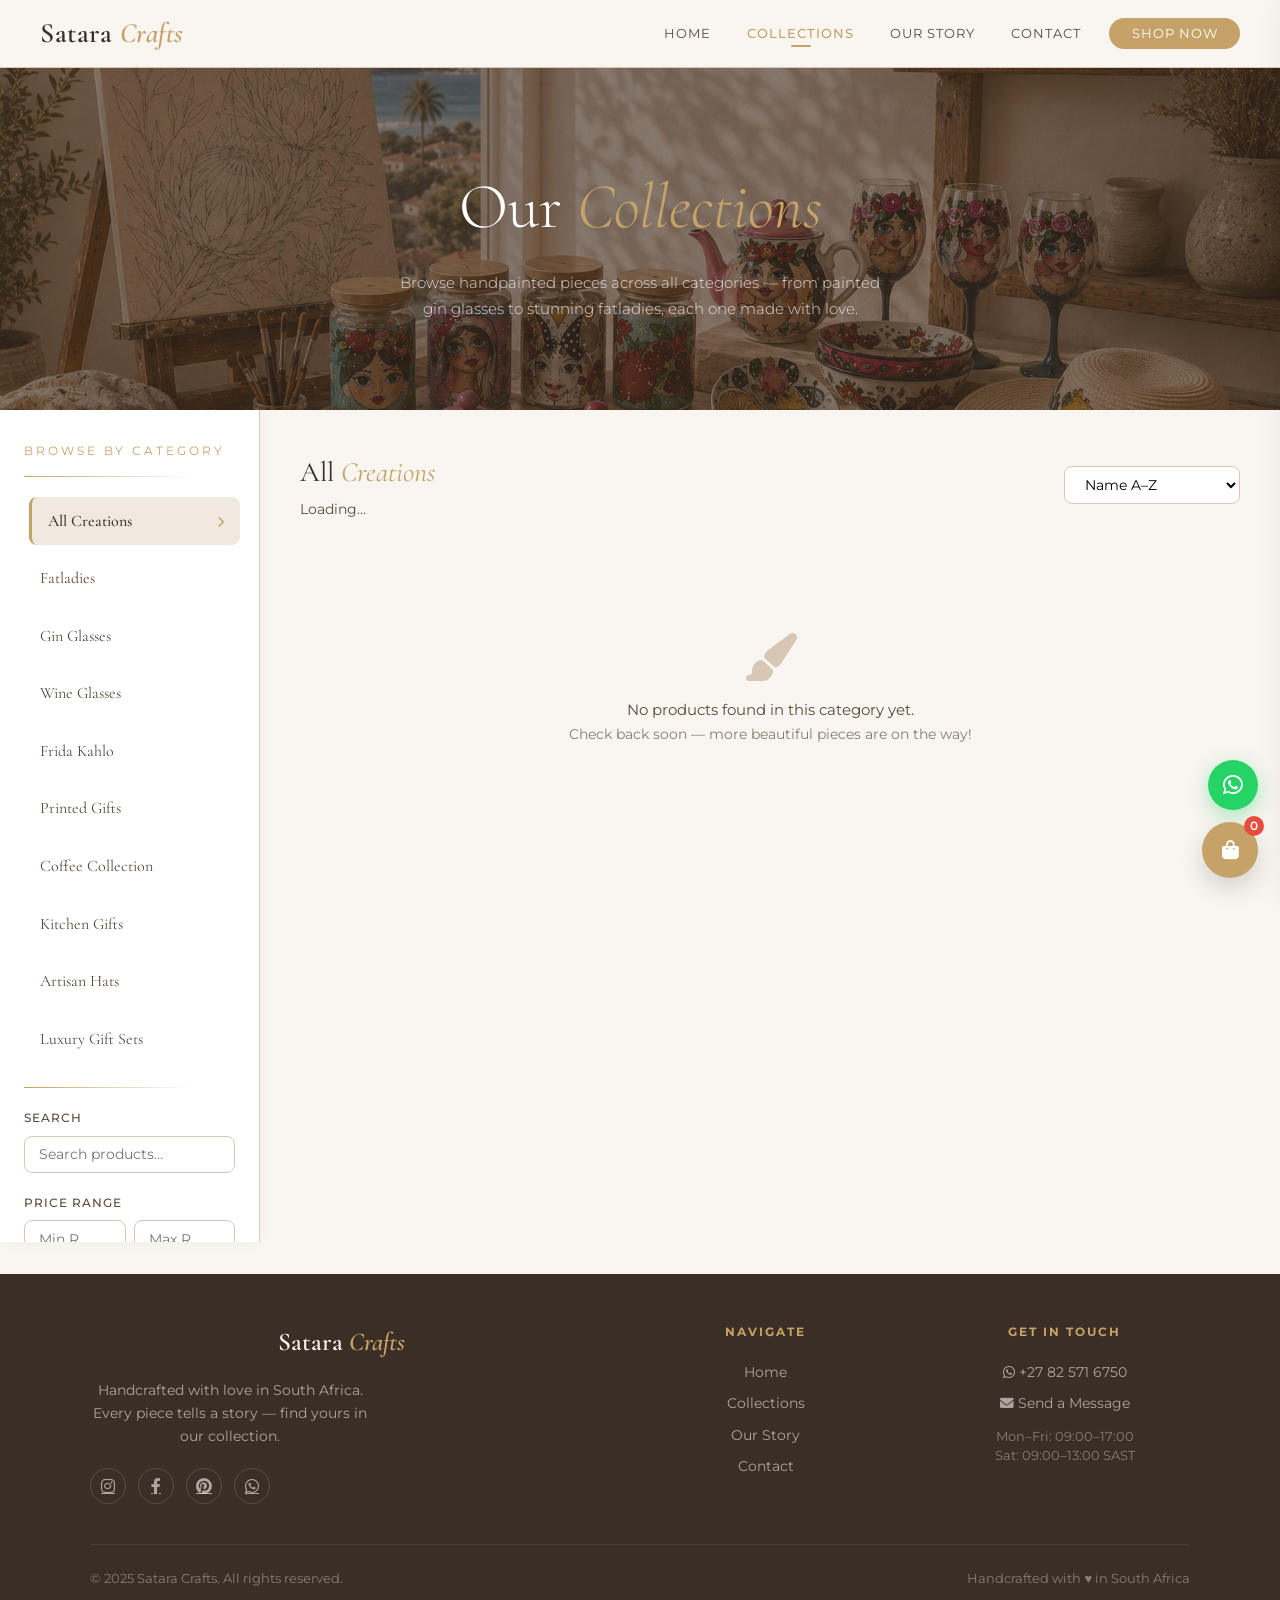
<file: public/gallery.html>
<!DOCTYPE html>
<html lang="en">
<head>
  <meta charset="UTF-8">
  <meta name="viewport" content="width=device-width, initial-scale=1.0">
  <title>Collections | Satara Crafts</title>
  <link rel="icon" href="./assets/favicon.ico" type="image/x-icon">
  <link rel="stylesheet" href="https://fonts.googleapis.com/css2?family=Cormorant+Garamond:ital,wght@0,300;0,400;0,500;0,600;1,300;1,400;1,500&family=Montserrat:wght@300;400;500&display=swap">
  <link rel="stylesheet" href="https://cdnjs.cloudflare.com/ajax/libs/font-awesome/6.0.0/css/all.min.css">
  <link rel="stylesheet" href="./styles/styles.css">
  <style>
    * { box-sizing: border-box; margin: 0; padding: 0; }
    body { font-family: 'Cormorant Garamond', serif; background: var(--cream); color: var(--chocolate); }

    /* ── Navbar ── */
    .sc-nav {
      position: sticky; top: 0; z-index: 900;
      background: rgba(249,245,240,.97);
      backdrop-filter: blur(12px);
      border-bottom: 1px solid var(--taupe);
      padding: 0 2.5rem; height: 68px;
      display: flex; align-items: center; justify-content: space-between;
    }
    .sc-nav-logo { font-family: 'Cormorant Garamond', serif; font-size: 1.75rem; font-weight: 600; color: var(--chocolate); text-decoration: none; letter-spacing: .5px; }
    .sc-nav-logo em { color: var(--gold); font-style: italic; }
    .sc-nav-links { display: flex; align-items: center; gap: .25rem; list-style: none; }
    .sc-nav-links a { font-family: 'Montserrat', sans-serif; font-size: .8rem; font-weight: 400; letter-spacing: 1px; text-transform: uppercase; color: var(--light-chocolate); text-decoration: none; padding: .5rem 1rem; border-radius: 30px; transition: all .25s; position: relative; }
    .sc-nav-links a:hover { background: var(--dark-cream); color: var(--chocolate); }
    .sc-nav-links a.active { color: var(--gold); font-weight: 500; }
    .sc-nav-links a.active::after { content: ''; position: absolute; bottom: 2px; left: 50%; transform: translateX(-50%); width: 20px; height: 2px; background: var(--gold); border-radius: 2px; }
    .sc-nav-links .nav-shop-btn { background: var(--gold); color: #fff !important; padding: .5rem 1.4rem; border-radius: 30px; margin-left: .5rem; }
    .sc-nav-links .nav-shop-btn:hover { background: var(--dark-gold) !important; transform: translateY(-1px); }
    .sc-nav-toggle { display: none; background: none; border: none; cursor: pointer; padding: .5rem; flex-direction: column; gap: 5px; }
    .sc-nav-toggle span { display: block; width: 24px; height: 2px; background: var(--chocolate); border-radius: 2px; }
    @media (max-width: 768px) {
      .sc-nav { padding: 0 1.25rem; }
      .sc-nav-toggle { display: flex; }
      .sc-nav-links { position: absolute; top: 68px; left: 0; right: 0; background: rgba(249,245,240,.98); border-bottom: 1px solid var(--taupe); flex-direction: column; align-items: stretch; padding: 1rem 1.25rem 1.5rem; display: none; box-shadow: 0 8px 24px rgba(0,0,0,.06); }
      .sc-nav-links.open { display: flex; }
      .sc-nav-links a { padding: .75rem 1rem; }
      .sc-nav-links .nav-shop-btn { margin: .5rem 0 0; text-align: center; }
    }

    /* ── Hero ── */
    .hero {
      background: linear-gradient(rgba(58,46,38,.6), rgba(58,46,38,.6)),
        url('assets/images/background1.jpg') center/cover no-repeat;
      min-height: 38vh; display: flex; align-items: center;
      justify-content: center; text-align: center; padding: 4rem 2rem;
    }
    .hero h1 { font-size: clamp(2.5rem, 5vw, 4rem); font-weight: 300; color: #fff; margin-bottom: .75rem; }
    .hero h1 em { color: var(--gold); font-style: italic; }
    .hero p { font-family: 'Montserrat', sans-serif; font-size: .95rem; color: rgba(255,255,255,.8); max-width: 480px; margin: 0 auto; line-height: 1.7; font-weight: 300; }

    /* ── Layout ── */
    .page-body { display: flex; min-height: calc(100vh - 68px); }

    /* ── Sidebar ── */
    .sidebar {
      width: 260px; flex-shrink: 0;
      background: #fff; border-right: 1px solid var(--taupe);
      padding: 2rem 1.5rem;
      position: sticky; top: 68px; height: calc(100vh - 68px);
      overflow-y: auto;
    }
    .sidebar-title {
      font-family: 'Montserrat', sans-serif; font-size: .72rem;
      letter-spacing: 3px; text-transform: uppercase; color: var(--gold);
      margin-bottom: 1rem; display: block;
    }
    .gold-divider { height: 1px; background: linear-gradient(90deg, var(--gold), transparent); margin-bottom: 1.25rem; }

    #category-list { list-style: none; margin-bottom: 1.5rem; }
    #category-list li {
      display: flex; align-items: center; justify-content: space-between;
      padding: .7rem 1rem; border-radius: 8px; cursor: pointer;
      font-size: 1rem; color: var(--light-chocolate);
      transition: all .2s; margin-bottom: .25rem;
    }
    #category-list li:hover { background: var(--dark-cream); color: var(--chocolate); transform: translateX(4px); }
    #category-list li.active { background: var(--dark-cream); color: var(--chocolate); font-weight: 500; border-left: 3px solid var(--gold); }
    #category-list li i { font-size: .7rem; color: var(--gold); opacity: 0; transition: opacity .2s; }
    #category-list li:hover i, #category-list li.active i { opacity: 1; }

    .filter-label { font-family: 'Montserrat', sans-serif; font-size: .75rem; font-weight: 500; color: var(--light-chocolate); letter-spacing: 1px; text-transform: uppercase; margin-bottom: .5rem; display: block; margin-top: 1.25rem; }
    .filter-input {
      width: 100%; padding: .6rem .9rem; border: 1.5px solid var(--taupe);
      border-radius: 8px; font-family: 'Montserrat', sans-serif;
      font-size: .85rem; outline: none; transition: border-color .2s;
      background: #fff; color: var(--chocolate);
    }
    .filter-input:focus { border-color: var(--gold); }
    .price-row { display: grid; grid-template-columns: 1fr 1fr; gap: .5rem; }
    .chip-row { display: flex; flex-wrap: wrap; gap: .4rem; margin-top: .75rem; }
    .chip {
      padding: .35rem .85rem; border-radius: 20px; font-size: .78rem;
      font-family: 'Montserrat', sans-serif; cursor: pointer;
      border: 1px solid var(--taupe); background: transparent;
      color: var(--light-chocolate); transition: all .2s;
    }
    .chip:hover, .chip.active { border-color: var(--gold); color: var(--gold); background: #fdf9f4; }

    @media (max-width: 900px) {
      .sidebar { display: none; }
      .sidebar.mobile-open { display: block; position: fixed; top: 68px; left: 0; bottom: 0; z-index: 500; box-shadow: 4px 0 20px rgba(0,0,0,.1); }
    }

    /* ── Main Gallery ── */
    .gallery-main { flex: 1; padding: 2.5rem; min-width: 0; }

    .gallery-toolbar {
      display: flex; align-items: center; justify-content: space-between;
      flex-wrap: wrap; gap: 1rem; margin-bottom: 2rem;
    }
    .gallery-toolbar-left h2 { font-size: 1.75rem; font-weight: 400; }
    .gallery-toolbar-left h2 em { color: var(--gold); font-style: italic; }
    .gallery-toolbar-left p { font-family: 'Montserrat', sans-serif; font-size: .85rem; color: var(--light-chocolate); margin-top: .25rem; }
    .toolbar-right { display: flex; align-items: center; gap: .75rem; }
    .sort-select { padding: .55rem 1rem; border: 1.5px solid var(--taupe); border-radius: 8px; font-family: 'Montserrat', sans-serif; font-size: .85rem; outline: none; background: #fff; cursor: pointer; }
    .sort-select:focus { border-color: var(--gold); }
    .filter-toggle-btn { display: none; background: var(--gold); color: #fff; border: none; padding: .55rem 1rem; border-radius: 8px; cursor: pointer; font-family: 'Montserrat', sans-serif; font-size: .85rem; gap: .4rem; align-items: center; }
    @media (max-width: 900px) { .filter-toggle-btn { display: flex; } }

    /* ── Product Grid ── */
    #gallery-grid {
      display: grid;
      grid-template-columns: repeat(auto-fill, minmax(260px, 1fr));
      gap: 1.5rem;
    }
    .gallery-item {
      background: #fff; border-radius: 14px;
      box-shadow: 0 4px 20px rgba(0,0,0,.05);
      overflow: hidden; position: relative;
      transition: transform .3s ease, box-shadow .3s ease;
      cursor: pointer;
    }
    .gallery-item:hover { transform: translateY(-6px); box-shadow: 0 16px 40px rgba(0,0,0,.1); }
    .gallery-item::before { content: ''; position: absolute; top: 0; left: 0; right: 0; height: 3px; background: var(--gold); transform: scaleX(0); transform-origin: left; transition: transform .3s ease; z-index: 1; }
    .gallery-item:hover::before { transform: scaleX(1); }
    .gallery-item img { width: 100%; height: 240px; object-fit: cover; transition: transform .4s ease; display: block; }
    .gallery-item:hover img { transform: scale(1.04); }
    .no-image { width: 100%; height: 240px; background: var(--dark-cream); display: flex; align-items: center; justify-content: center; color: var(--taupe); font-size: 3rem; }
    .item-info { padding: 1.25rem; }
    .item-info h3 { font-size: 1.2rem; font-weight: 500; margin-bottom: .35rem; color: var(--chocolate); }
    .item-price { font-family: 'Montserrat', sans-serif; font-size: 1.1rem; font-weight: 600; color: var(--gold); margin-bottom: .35rem; }
    .item-material { font-family: 'Montserrat', sans-serif; font-size: .78rem; color: var(--light-chocolate); background: var(--dark-cream); padding: .2rem .6rem; border-radius: 10px; display: inline-block; margin-bottom: .85rem; }
    .enquire-btn {
      width: 100%; padding: .7rem; border-radius: 30px;
      background: var(--gold); color: #fff; border: none;
      font-family: 'Montserrat', sans-serif; font-size: .85rem;
      cursor: pointer; transition: all .25s; letter-spacing: .3px;
    }
    .enquire-btn:hover { background: var(--dark-gold); }
    .wish-btn { position: absolute; top: 12px; right: 12px; width: 36px; height: 36px; border-radius: 50%; background: rgba(255,255,255,.9); border: none; cursor: pointer; font-size: 1rem; display: flex; align-items: center; justify-content: center; transition: all .2s; box-shadow: 0 2px 8px rgba(0,0,0,.1); z-index: 2; }
    .wish-btn:hover { transform: scale(1.15); }
    .wish-btn.wished { background: #ffdfea; color: #c2185b; }
    .stock-ribbon { position: absolute; top: 12px; left: 0; background: #e74c3c; color: #fff; padding: .25rem .75rem; font-family: 'Montserrat', sans-serif; font-size: .75rem; font-weight: 500; border-radius: 0 6px 6px 0; z-index: 2; }
    .gallery-item[data-badge="Limited"]::after { content: 'Limited'; position: absolute; top: 12px; left: 0; background: #8e44ad; color: #fff; padding: .25rem .75rem; font-family: 'Montserrat', sans-serif; font-size: .75rem; font-weight: 500; border-radius: 0 6px 6px 0; z-index: 2; }

    /* Empty / Loading */
    .empty-state, .loading-state {
      grid-column: 1 / -1; text-align: center;
      padding: 5rem 2rem; color: var(--light-chocolate);
    }
    .empty-state i, .loading-state i { font-size: 3rem; color: var(--taupe); margin-bottom: 1rem; display: block; }
    .empty-state p, .loading-state p { font-family: 'Montserrat', sans-serif; font-size: .95rem; line-height: 1.7; }
    .loading-spinner { width: 40px; height: 40px; border: 3px solid var(--taupe); border-top-color: var(--gold); border-radius: 50%; animation: spin 1s linear infinite; margin: 0 auto 1rem; }
    @keyframes spin { to { transform: rotate(360deg); } }

    /* ── Cart FAB ── */
    .cart-fab { position: fixed; right: 22px; bottom: 22px; width: 56px; height: 56px; border-radius: 50%; border: 0; background: var(--gold); color: #fff; cursor: pointer; box-shadow: 0 10px 24px rgba(0,0,0,.15); display: grid; place-items: center; z-index: 700; transition: transform .2s, background .2s; font-size: 1.2rem; }
    .cart-fab:hover { background: var(--dark-gold); transform: translateY(-2px); }
    .badge { position: absolute; top: -6px; right: -6px; min-width: 20px; height: 20px; border-radius: 999px; background: #e74c3c; color: #fff; font: 600 12px/20px 'Montserrat', sans-serif; text-align: center; padding: 0 5px; }

    /* ── Cart Sidebar ── */
    .cart-sidebar { position: fixed; top: 0; right: 0; height: 100vh; width: 360px; background: #fff; border-left: 1px solid var(--taupe); box-shadow: -12px 0 30px rgba(0,0,0,.08); transform: translateX(105%); transition: transform .3s ease; z-index: 1200; display: flex; flex-direction: column; }
    .cart-sidebar.open { transform: translateX(0); }
    .cart-header { display: flex; align-items: center; justify-content: space-between; padding: 1.25rem 1rem; border-bottom: 1px solid var(--dark-cream); }
    .cart-header h3 { margin: 0; font-weight: 500; }
    .icon-btn { background: transparent; border: 0; cursor: pointer; color: var(--light-chocolate); font-size: 1.1rem; padding: .5rem; border-radius: 8px; }
    .icon-btn:hover { background: var(--dark-cream); }
    .cart-items { padding: 1rem; overflow: auto; flex: 1; }
    .cart-empty { font-family: 'Montserrat', sans-serif; color: var(--light-chocolate); text-align: center; padding: 3rem 1rem; }
    .cart-item { display: grid; grid-template-columns: 64px 1fr auto; gap: .75rem; align-items: center; padding: .75rem; border: 1px solid #eee; border-radius: 10px; margin-bottom: .75rem; }
    .cart-item img { width: 64px; height: 64px; object-fit: cover; border-radius: 8px; }
    .ci-meta { display: grid; gap: .3rem; }
    .ci-name { font-weight: 500; font-size: .95rem; }
    .ci-price { font-family: 'Montserrat', sans-serif; font-size: .85rem; color: var(--gold); font-weight: 600; }
    .ci-variant { font-family: 'Montserrat', sans-serif; font-size: .78rem; color: var(--light-chocolate); }
    .qty-controls { display: inline-flex; align-items: center; gap: .4rem; margin-top: .25rem; }
    .qty-btn { width: 26px; height: 26px; border-radius: 6px; border: 1px solid var(--taupe); background: #fff; cursor: pointer; font-size: 14px; }
    .qty { min-width: 20px; text-align: center; font-family: 'Montserrat', sans-serif; font-size: .9rem; }
    .remove-item { background: transparent; border: 0; color: #ccc; cursor: pointer; font-size: .9rem; }
    .remove-item:hover { color: #e74c3c; }
    .cart-total { display: flex; justify-content: space-between; align-items: center; padding: .75rem; border-top: 1px solid var(--dark-cream); font-family: 'Montserrat', sans-serif; font-size: .95rem; }
    .cart-total strong { color: var(--gold); font-size: 1.1rem; }
    .cart-footer { border-top: 1px solid var(--dark-cream); padding: 1rem; display: grid; gap: .75rem; }
    .cart-notice { font-family: 'Montserrat', sans-serif; font-size: .8rem; color: var(--light-chocolate); }
    .checkout-btn { background: var(--gold); color: #fff; border: 0; border-radius: 30px; padding: .9rem; cursor: pointer; font-family: 'Montserrat', sans-serif; letter-spacing: .5px; font-size: .9rem; transition: background .2s; }
    .checkout-btn:hover { background: var(--dark-gold); }

    /* ── Checkout Modal ── */
    .checkout-modal { position: fixed; inset: 0; background: rgba(0,0,0,.45); display: none; z-index: 1300; padding: 2rem; overflow: auto; }
    .checkout-modal.active { display: block; }
    .modal-card { background: #fff; max-width: 880px; margin: 0 auto; border-radius: 14px; overflow: hidden; box-shadow: 0 20px 60px rgba(0,0,0,.2); }
    .modal-head { padding: 1.25rem 1.5rem; border-bottom: 1px solid var(--dark-cream); display: flex; justify-content: space-between; align-items: center; }
    .modal-body { display: grid; grid-template-columns: 1.1fr .9fr; }
    @media (max-width: 700px) { .modal-body { grid-template-columns: 1fr; } }
    .order-summary { padding: 1.25rem 1.5rem; border-right: 1px solid var(--dark-cream); }
    .co-row { display: grid; grid-template-columns: 56px 1fr auto; gap: .75rem; align-items: center; padding: .5rem 0; border-bottom: 1px solid var(--dark-cream); }
    .co-row img { width: 56px; height: 56px; object-fit: cover; border-radius: 8px; }
    .co-name { font-size: .95rem; }
    .co-qty { font-family: 'Montserrat', sans-serif; font-size: .85rem; color: var(--light-chocolate); white-space: nowrap; }
    .co-total { font-family: 'Montserrat', sans-serif; font-size: 1rem; font-weight: 600; color: var(--gold); margin-top: 1rem; text-align: right; }
    .checkout-form { padding: 1.25rem 1.5rem; display: grid; gap: .85rem; }
    .form-row { display: grid; grid-template-columns: 1fr 1fr; gap: .75rem; }
    @media (max-width: 500px) { .form-row { grid-template-columns: 1fr; } }
    label { font-family: 'Montserrat', sans-serif; font-size: .85rem; color: var(--light-chocolate); display: block; margin-bottom: .3rem; }
    input, textarea, select { width: 100%; border: 1.5px solid var(--taupe); background: #fff; border-radius: 10px; padding: .75rem 1rem; font-family: 'Montserrat', sans-serif; font-size: .9rem; outline: none; }
    input:focus, textarea:focus, select:focus { border-color: var(--gold); }
    textarea { min-height: 80px; resize: vertical; }
    .toggle { display: flex; gap: .5rem; align-items: center; }
    .toggle input { width: auto; }
    .submit-row { display: flex; gap: .75rem; align-items: center; flex-wrap: wrap; }
    .note { font-family: 'Montserrat', sans-serif; font-size: .8rem; color: var(--light-chocolate); }
    .modal-foot { padding: 1rem 1.5rem; border-top: 1px solid var(--dark-cream); display: flex; justify-content: flex-end; gap: .75rem; }
    .btn { background: var(--gold); color: #fff; border: none; border-radius: 30px; padding: .75rem 1.25rem; cursor: pointer; font-family: 'Montserrat', sans-serif; }
    .btn:hover { background: var(--dark-gold); }
    .btn-outline { border: 1px solid var(--gold); background: transparent; color: var(--gold); border-radius: 30px; padding: .75rem 1.25rem; cursor: pointer; font-family: 'Montserrat', sans-serif; }
    .btn-outline:hover { background: var(--gold); color: #fff; }
    .btn:disabled { opacity: .6; cursor: not-allowed; }

    /* ── Product Modal ── */
    .pm-modal { position: fixed; inset: 0; background: rgba(0,0,0,.5); display: none; align-items: center; justify-content: center; padding: 16px; z-index: 9999; }
    .pm-modal.active { display: flex; }
    .pm-card { position: relative; background: #fff; border-radius: 16px; max-width: 980px; width: 100%; padding: 20px; box-shadow: 0 20px 60px rgba(0,0,0,.25); max-height: 90vh; overflow-y: auto; }
    .pm-close { position: absolute; top: 12px; right: 14px; border: 0; background: transparent; font-size: 28px; cursor: pointer; color: var(--light-chocolate); z-index: 1; }
    .pm-grid { display: grid; grid-template-columns: 1.2fr 1fr; gap: 20px; }
    @media (max-width: 700px) { .pm-grid { grid-template-columns: 1fr; } }
    .pm-image-wrap { position: relative; }
    .pm-image-wrap img { width: 100%; height: 400px; object-fit: cover; border-radius: 12px; background: var(--dark-cream); display: block; }
    .pm-nav { position: absolute; top: 50%; transform: translateY(-50%); width: 38px; height: 38px; border-radius: 50%; border: 0; background: rgba(0,0,0,.45); color: #fff; font-size: 22px; cursor: pointer; display: flex; align-items: center; justify-content: center; }
    .pm-prev { left: 8px; } .pm-next { right: 8px; }
    .pm-thumbs { display: flex; gap: 8px; margin-top: 10px; overflow: auto; padding-bottom: 4px; }
    .pm-thumb { border: 2px solid transparent; border-radius: 8px; padding: 0; background: none; cursor: pointer; }
    .pm-thumb.active { border-color: var(--gold); }
    .pm-thumb img { width: 68px; height: 68px; object-fit: cover; border-radius: 6px; display: block; }
    .pm-right { display: flex; flex-direction: column; padding-top: .5rem; }
    .pm-right h3 { font-size: 1.75rem; font-weight: 400; margin-bottom: .35rem; }
    .pm-code { font-family: 'Montserrat', sans-serif; font-size: .8rem; color: var(--light-chocolate); margin-bottom: .5rem; }
    .pm-price { font-family: 'Montserrat', sans-serif; font-size: 1.5rem; font-weight: 700; color: var(--gold); margin-bottom: .85rem; }
    .pm-desc { font-family: 'Montserrat', sans-serif; font-size: .9rem; line-height: 1.65; color: var(--light-chocolate); margin-bottom: 1.25rem; flex: 1; }
    .pm-ctas { display: flex; gap: .75rem; flex-wrap: wrap; margin-top: auto; }
    .pm-ctas .btn { flex: 1; text-align: center; }
    .pm-ctas .btn-outline { flex: 1; text-align: center; }
    .pm-wa { display: flex; align-items: center; justify-content: center; gap: .5rem; background: #25D366; color: #fff; border: none; border-radius: 30px; padding: .75rem 1.25rem; cursor: pointer; font-family: 'Montserrat', sans-serif; font-size: .9rem; margin-top: .75rem; width: 100%; transition: background .2s; text-decoration: none; }
    .pm-wa:hover { background: #1da851; }

    /* ── Toast ── */
    .toast { position: fixed; left: 50%; bottom: 90px; transform: translateX(-50%) translateY(20px); background: var(--chocolate); color: #fff; padding: .75rem 1.25rem; border-radius: 30px; font-family: 'Montserrat', sans-serif; font-size: .85rem; opacity: 0; z-index: 9999; transition: opacity .25s, transform .25s; white-space: nowrap; }
    .toast.show { opacity: 1; transform: translateX(-50%) translateY(0); }

    /* ── WhatsApp FAB ── */
    .wa-fab { position: fixed; bottom: 90px; right: 22px; width: 50px; height: 50px; border-radius: 50%; background: #25D366; color: #fff; display: flex; align-items: center; justify-content: center; font-size: 1.4rem; text-decoration: none; box-shadow: 0 6px 20px rgba(37,211,102,.4); z-index: 600; transition: transform .2s; }
    .wa-fab:hover { transform: scale(1.1); }

    /* ── Footer ── */
    footer { background: var(--chocolate); color: var(--cream); padding: 3rem 2rem 2rem; }
    .footer-inner { max-width: 1100px; margin: 0 auto; }
    .footer-top { display: grid; grid-template-columns: 2fr 1fr 1fr; gap: 3rem; margin-bottom: 2.5rem; }
    .footer-brand p { font-family: 'Montserrat', sans-serif; font-size: .85rem; color: rgba(249,245,240,.6); line-height: 1.7; max-width: 280px; }
    .footer-brand .brand-name { font-size: 1.6rem; font-weight: 600; margin-bottom: 1rem; display: block; }
    .footer-brand .brand-name em { color: var(--gold); font-style: italic; }
    .footer-col h4 { font-family: 'Montserrat', sans-serif; font-size: .78rem; letter-spacing: 2px; text-transform: uppercase; color: var(--gold); margin-bottom: 1.25rem; }
    .footer-col a { display: block; font-family: 'Montserrat', sans-serif; font-size: .85rem; color: rgba(249,245,240,.6); text-decoration: none; margin-bottom: .6rem; transition: color .2s; }
    .footer-col a:hover { color: var(--gold); }
    .footer-social { display: flex; gap: .75rem; margin-top: 1.25rem; }
    .footer-social a { width: 36px; height: 36px; border-radius: 50%; border: 1px solid rgba(255,255,255,.15); display: flex; align-items: center; justify-content: center; color: rgba(249,245,240,.6); transition: all .2s; }
    .footer-social a:hover { border-color: var(--gold); color: var(--gold); }
    .footer-bottom { border-top: 1px solid rgba(255,255,255,.08); padding-top: 1.5rem; display: flex; justify-content: space-between; font-family: 'Montserrat', sans-serif; font-size: .8rem; color: rgba(249,245,240,.4); flex-wrap: wrap; gap: .75rem; }
    @media (max-width: 768px) { .footer-top { grid-template-columns: 1fr; gap: 2rem; } }
  </style>
</head>
<body>

<!-- Navbar -->
<nav class="sc-nav" aria-label="Main navigation">
  <a href="index.html" class="sc-nav-logo">Satara <em>Crafts</em></a>
  <button class="sc-nav-toggle" aria-label="Toggle menu"
    onclick="const ul=this.nextElementSibling;ul.classList.toggle('open');this.setAttribute('aria-expanded',ul.classList.contains('open'));">
    <span></span><span></span><span></span>
  </button>
  <ul class="sc-nav-links">
    <li><a href="index.html">Home</a></li>
    <li><a href="gallery.html" class="active">Collections</a></li>
    <li><a href="story.html">Our Story</a></li>
    <li><a href="contact.html">Contact</a></li>
    <li><a href="gallery.html" class="nav-shop-btn">Shop Now</a></li>
  </ul>
</nav>

<!-- Hero -->
<section class="hero">
  <div>
    <h1>Our <em>Collections</em></h1>
    <p>Browse handpainted pieces across all categories — from painted gin glasses to stunning fatladies, each one made with love.</p>
  </div>
</section>

<!-- Page Body -->
<div class="page-body">

  <!-- Sidebar -->
  <aside class="sidebar" id="sidebar">
    <span class="sidebar-title">Browse by Category</span>
    <div class="gold-divider"></div>
    <ul id="category-list"></ul>
    <div class="gold-divider"></div>

    <span class="filter-label">Search</span>
    <input class="filter-input" id="q" placeholder="Search products…">

    <span class="filter-label">Price Range</span>
    <div class="price-row">
      <input class="filter-input" id="minPrice" type="number" placeholder="Min R">
      <input class="filter-input" id="maxPrice" type="number" placeholder="Max R">
    </div>

    <span class="filter-label">Material</span>
    <select class="filter-input" id="materialFilter">
      <option value="">All materials</option>
      <option value="glass">Glass</option>
      <option value="wood">Wood</option>
      <option value="textile">Textile</option>
      <option value="ceramic">Ceramic</option>
      <option value="tin">Tin</option>
    </select>

    <div class="chip-row">
      <button class="chip" data-pricechip="under-300">Under R300</button>
      <button class="chip" data-pricechip="300-600">R300–R600</button>
      <button class="chip" data-pricechip="over-600">Over R600</button>
      <button class="chip" data-newin>New In</button>
      <button class="chip" data-limited>Limited</button>
    </div>
  </aside>

  <!-- Main -->
  <main class="gallery-main">
    <div class="gallery-toolbar">
      <div class="gallery-toolbar-left">
        <h2>All <em>Creations</em></h2>
        <p id="resultCount">Loading…</p>
      </div>
      <div class="toolbar-right">
        <button class="filter-toggle-btn" onclick="document.getElementById('sidebar').classList.toggle('mobile-open')">
          <i class="fas fa-sliders-h"></i> Filter
        </button>
        <select class="sort-select" id="sortBy">
          <option value="name">Name A–Z</option>
          <option value="price-asc">Price: Low → High</option>
          <option value="price-desc">Price: High → Low</option>
        </select>
      </div>
    </div>
    <div id="gallery-grid"></div>
  </main>
</div>

<!-- Cart FAB -->
<button id="cartOpenBtn" class="cart-fab" aria-label="Open basket">
  <i class="fas fa-shopping-bag"></i>
  <span id="cartCount" class="badge">0</span>
</button>

<!-- WhatsApp FAB -->
<a href="https://wa.me/27825716750?text=Hi!%20I%20saw%20your%20Satara%20Crafts%20website%20and%20would%20like%20to%20enquire."
   class="wa-fab" target="_blank" aria-label="WhatsApp">
  <i class="fab fa-whatsapp"></i>
</a>

<!-- Cart Sidebar -->
<aside id="cartSidebar" class="cart-sidebar">
  <div class="cart-header">
    <h3>Your Basket</h3>
    <button id="cartClose" class="icon-btn"><i class="fas fa-times"></i></button>
  </div>
  <div id="cartItems" class="cart-items"><div class="cart-empty">Your basket is empty.</div></div>
  <div class="cart-footer">
    <div class="cart-notice">Prices exclude courier costs — confirmed before dispatch.</div>
    <button id="checkoutBtn" class="checkout-btn">Proceed to Checkout</button>
  </div>
</aside>

<!-- Checkout Modal -->
<div id="checkoutModal" class="checkout-modal" role="dialog" aria-modal="true">
  <div class="modal-card">
    <div class="modal-head">
      <h3 style="margin:0;font-family:'Cormorant Garamond',serif;font-size:1.5rem">Your Order</h3>
      <button id="coClose" class="icon-btn"><i class="fas fa-times"></i></button>
    </div>
    <div class="modal-body">
      <section class="order-summary">
        <h4 style="margin:0 0 1rem;font-family:'Cormorant Garamond',serif;font-size:1.2rem">Items</h4>
        <div id="coItems"></div>
      </section>
      <form id="checkoutForm" class="checkout-form">
        <div class="form-row">
          <div><label>Full Name *</label><input id="fullName" name="fullName" placeholder="Name & Surname" required></div>
          <div><label>Cellphone *</label><input id="phone" name="phone" type="tel" placeholder="+27 ..." required></div>
        </div>
        <div class="form-row">
          <div><label>Email *</label><input id="email" name="email" type="email" placeholder="you@example.com" required></div>
          <div><label>Notes</label><input id="notes" name="notes" placeholder="Colour preferences, deadlines…"></div>
        </div>
        <div class="toggle"><input id="giftWrap" name="giftWrap" type="checkbox"><label for="giftWrap">Add gift packaging & handwritten note</label></div>
        <div class="toggle"><input id="isCompany" name="isCompany" type="checkbox"><label for="isCompany">Buying as a company?</label></div>
        <div id="companyFields" style="display:none">
          <div class="form-row">
            <div><label>Company Name</label><input id="companyName" name="companyName"></div>
            <div><label>VAT Number</label><input id="vatNumber" name="vatNumber"></div>
          </div>
        </div>
        <div class="toggle"><input id="ackShipping" type="checkbox" required><label for="ackShipping">I understand courier costs are confirmed separately before dispatch.</label></div>
        <div class="submit-row">
          <button type="submit" class="checkout-btn" id="submitOrderBtn">Submit Order</button>
          <span class="note">We'll confirm via WhatsApp or email.</span>
        </div>
      </form>
    </div>
  </div>
</div>

<!-- Product Modal -->
<div id="productModal" class="pm-modal" role="dialog" aria-modal="true" aria-hidden="true">
  <div class="pm-card">
    <button id="pmClose" class="pm-close">×</button>
    <div class="pm-grid">
      <div class="pm-left">
        <div class="pm-image-wrap">
          <button class="pm-nav pm-prev">‹</button>
          <img id="pmImage" alt="">
          <button class="pm-nav pm-next">›</button>
        </div>
        <div id="pmThumbs" class="pm-thumbs"></div>
      </div>
      <div class="pm-right">
        <h3 id="pmName"></h3>
        <div class="pm-code">Code: <span id="pmCode">—</span></div>
        <div id="pmPrice" class="pm-price"></div>
        <p id="pmDesc" class="pm-desc"></p>
        <div class="pm-ctas">
          <button id="pmAddToCart" class="btn"><i class="fas fa-shopping-bag"></i> Add to Basket</button>
          <button id="pmGoToCheckout" class="btn-outline">Checkout</button>
        </div>
        <a id="pmWhatsApp" href="#" target="_blank" class="pm-wa">
          <i class="fab fa-whatsapp"></i> Order via WhatsApp
        </a>
      </div>
    </div>
  </div>
</div>

<!-- Toast -->
<div id="toast" class="toast"></div>

<!-- Footer -->
<footer>
  <div class="footer-inner">
    <div class="footer-top">
      <div class="footer-brand">
        <span class="brand-name">Satara <em>Crafts</em></span>
        <p>Handcrafted with love in South Africa. Every piece tells a story — find yours in our collection.</p>
        <div class="footer-social">
          <a href="#"><i class="fab fa-instagram"></i></a>
          <a href="#"><i class="fab fa-facebook-f"></i></a>
          <a href="#"><i class="fab fa-pinterest"></i></a>
          <a href="https://wa.me/27825716750"><i class="fab fa-whatsapp"></i></a>
        </div>
      </div>
      <div class="footer-col">
        <h4>Navigate</h4>
        <a href="index.html">Home</a>
        <a href="gallery.html">Collections</a>
        <a href="story.html">Our Story</a>
        <a href="contact.html">Contact</a>
      </div>
      <div class="footer-col">
        <h4>Get in Touch</h4>
        <a href="https://wa.me/27825716750"><i class="fab fa-whatsapp"></i> +27 82 571 6750</a>
        <a href="contact.html"><i class="fas fa-envelope"></i> Send a Message</a>
        <p style="font-family:'Montserrat',sans-serif;font-size:.8rem;color:rgba(249,245,240,.4);margin-top:.75rem;line-height:1.5">Mon–Fri: 09:00–17:00<br>Sat: 09:00–13:00 SAST</p>
      </div>
    </div>
    <div class="footer-bottom">
      <span>&copy; 2025 Satara Crafts. All rights reserved.</span>
      <span>Handcrafted with ♥ in South Africa</span>
    </div>
  </div>
</footer>

<script src="scripts/main.js"></script>
</body>
</html>
</file>
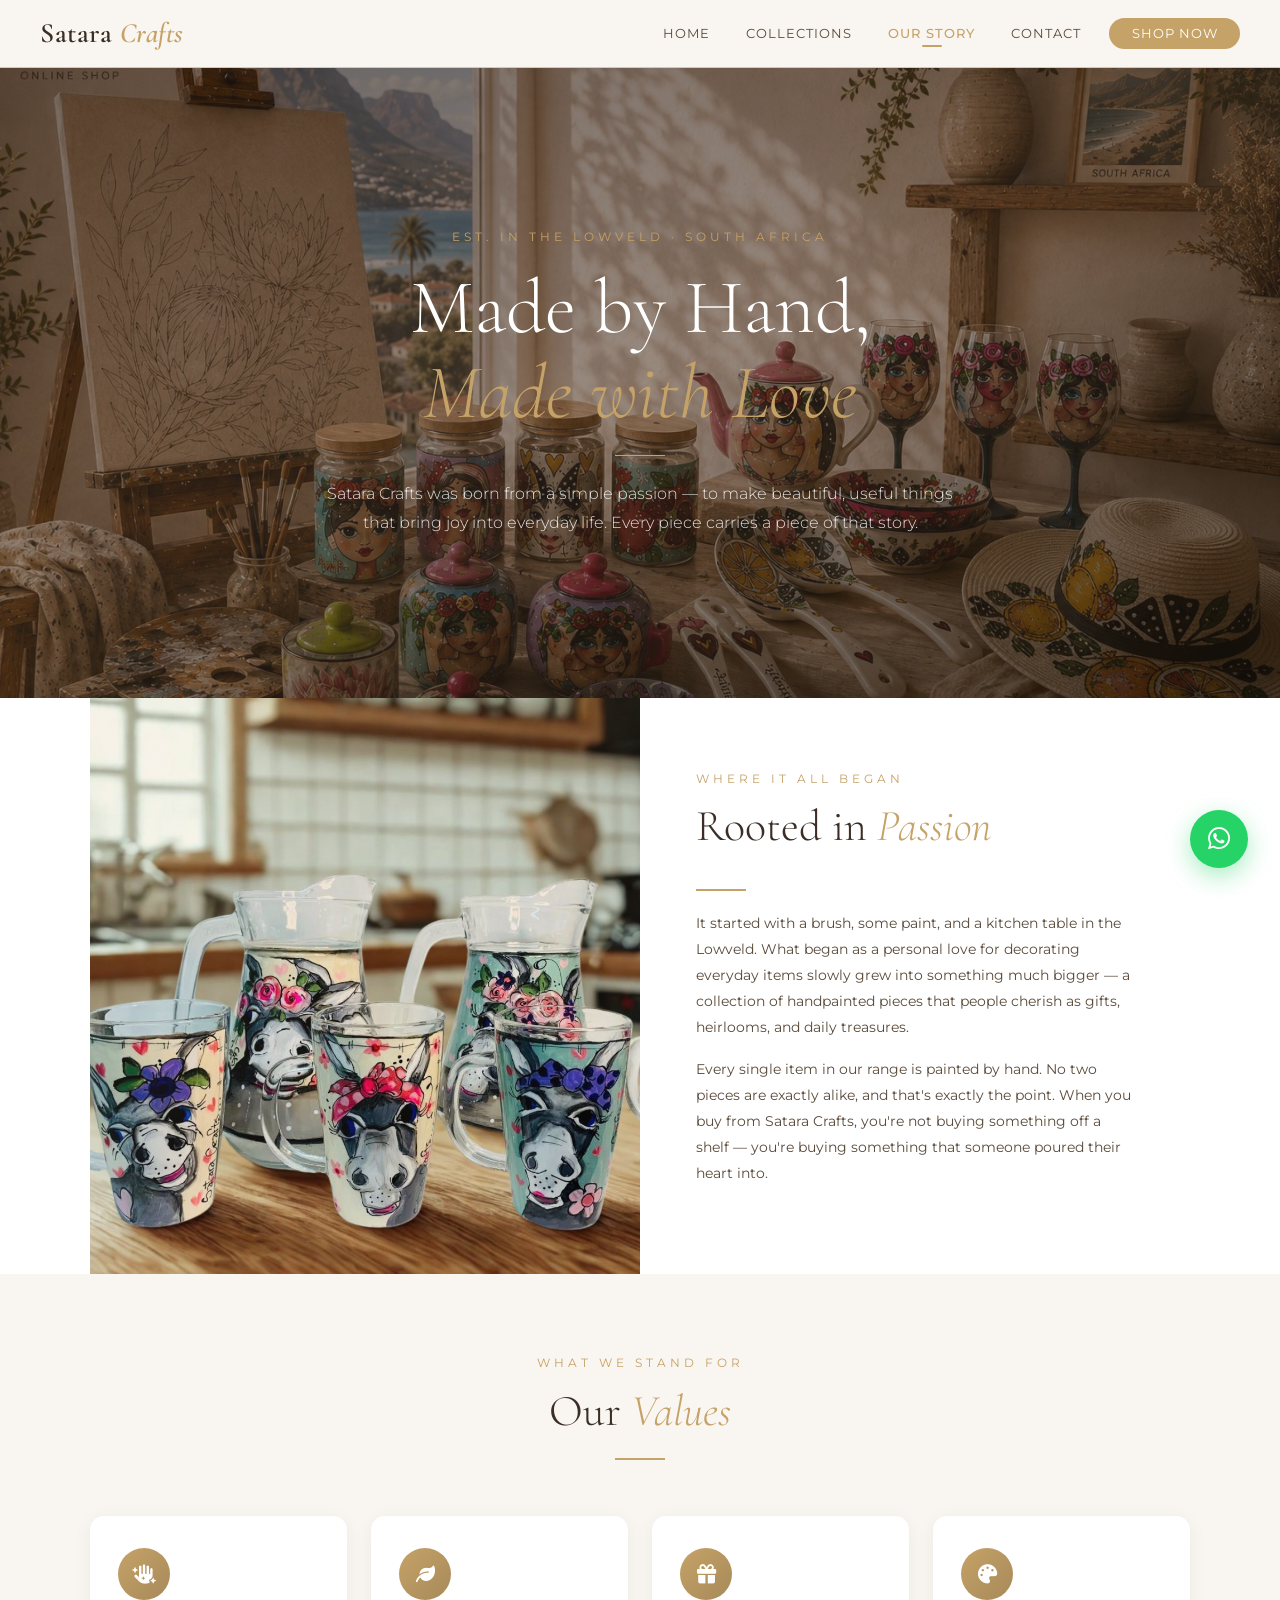
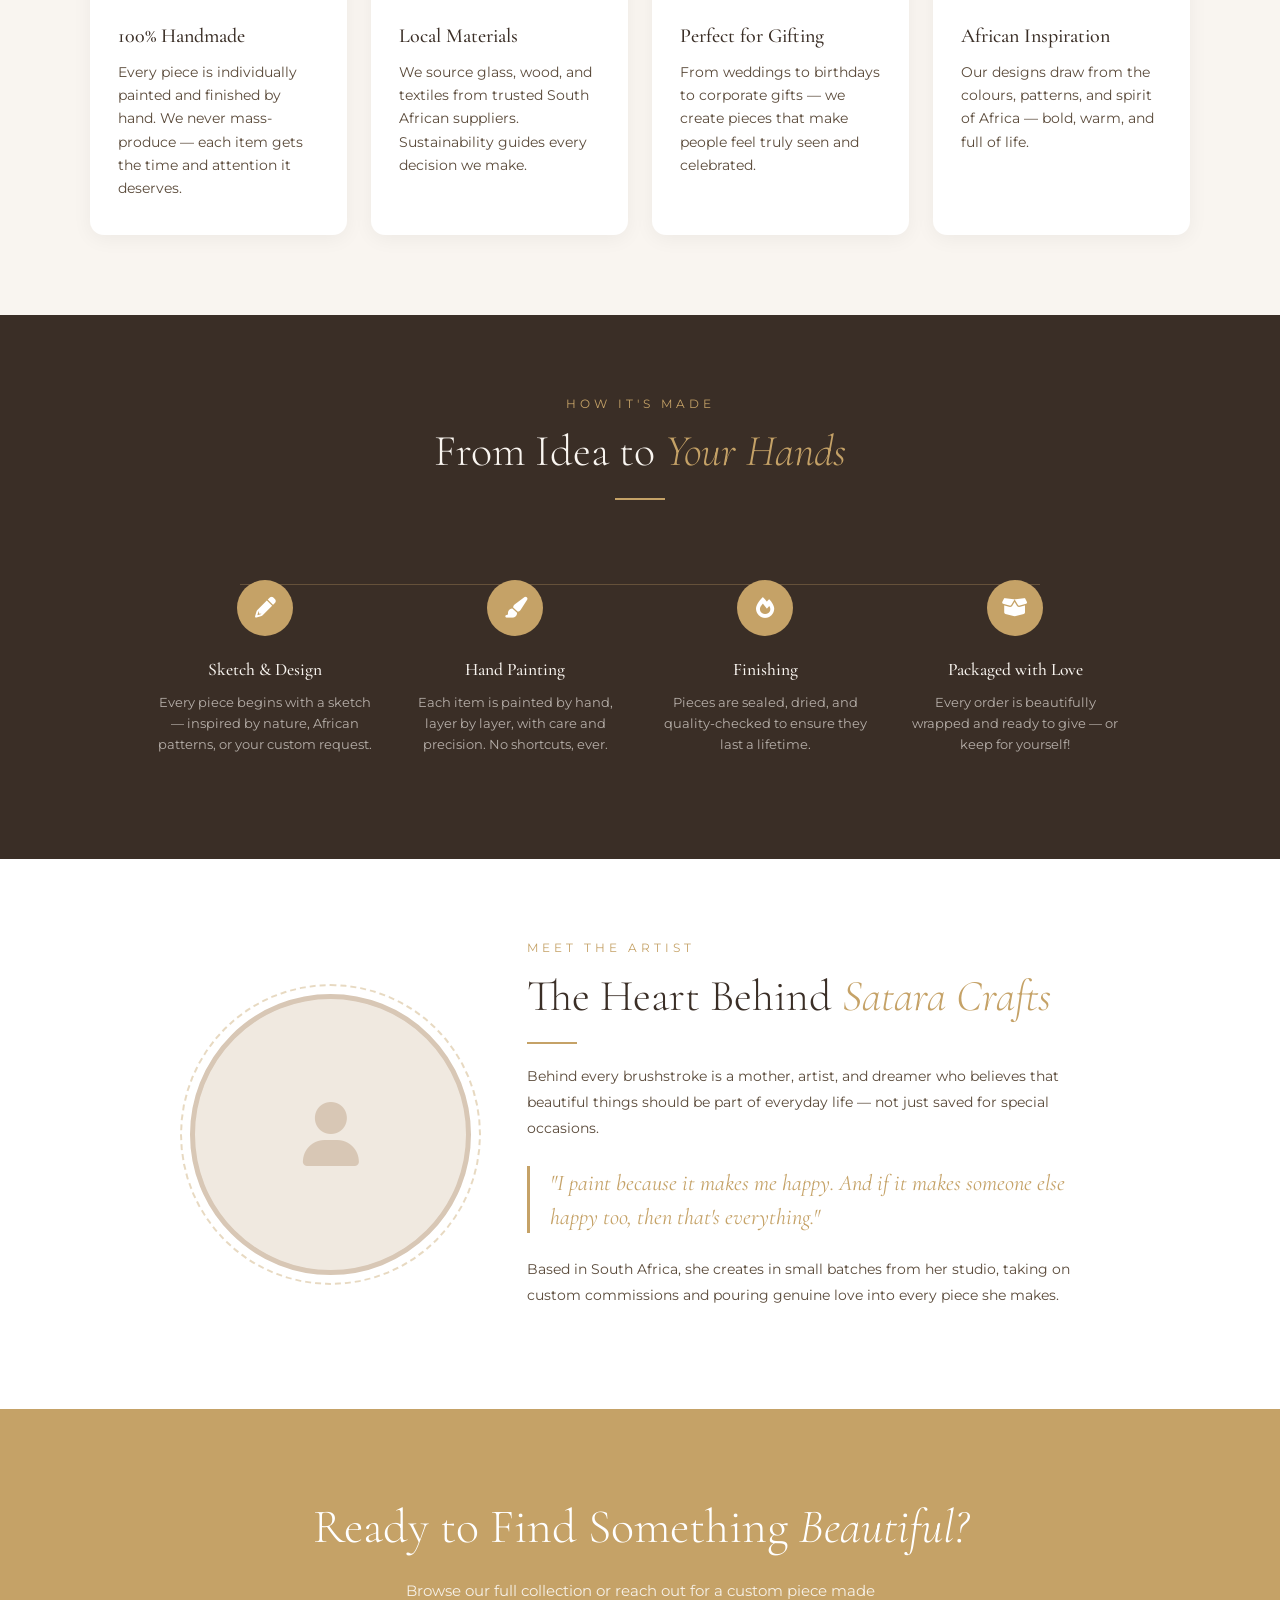
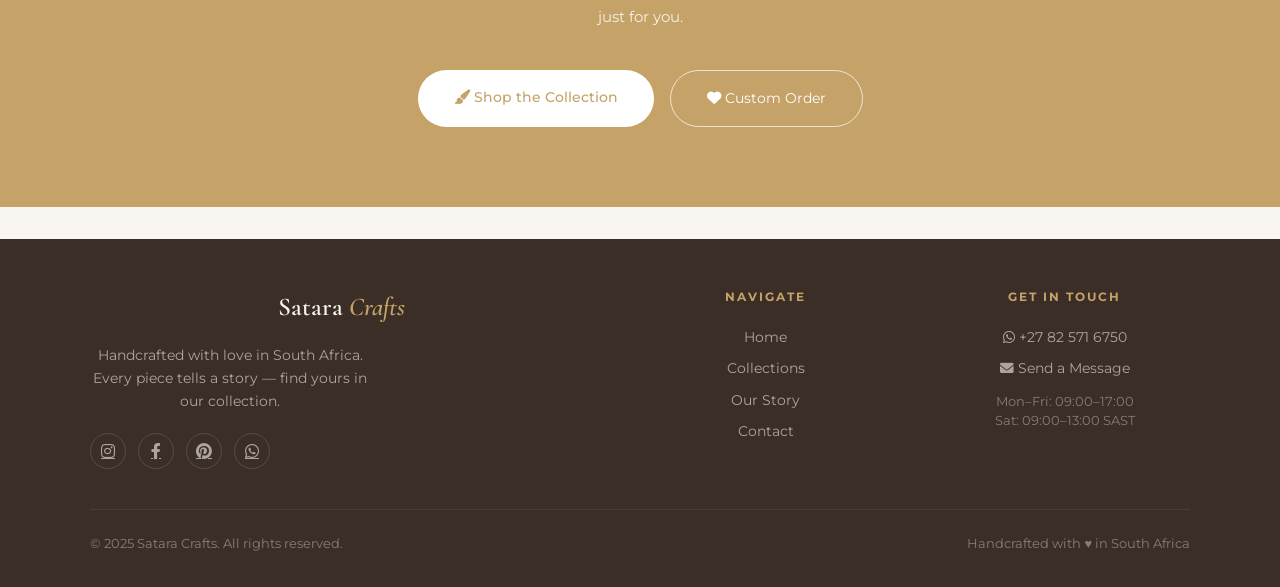
<file: public/story.html>
<!DOCTYPE html>
<html lang="en">
<head>
  <meta charset="UTF-8">
  <meta name="viewport" content="width=device-width, initial-scale=1.0">
  <title>Our Story | Satara Crafts</title>
  <link rel="icon" href="./assets/favicon.ico" type="image/x-icon">
  <link rel="stylesheet" href="https://fonts.googleapis.com/css2?family=Cormorant+Garamond:ital,wght@0,300;0,400;0,500;0,600;1,300;1,400;1,500&family=Montserrat:wght@300;400;500&display=swap">
  <link rel="stylesheet" href="https://cdnjs.cloudflare.com/ajax/libs/font-awesome/6.0.0/css/all.min.css">
  <link rel="stylesheet" href="./styles/styles.css">
  <style>
    * { box-sizing: border-box; margin: 0; padding: 0; }
    body { font-family: 'Cormorant Garamond', serif; background: var(--cream); color: var(--chocolate); }

    /* ── Navbar ── */
    .sc-nav {
      position: sticky; top: 0; z-index: 900;
      background: rgba(249,245,240,.97);
      backdrop-filter: blur(12px);
      border-bottom: 1px solid var(--taupe);
      padding: 0 2.5rem; height: 68px;
      display: flex; align-items: center; justify-content: space-between;
    }
    .sc-nav-logo { font-family: 'Cormorant Garamond', serif; font-size: 1.75rem; font-weight: 600; color: var(--chocolate); text-decoration: none; letter-spacing: .5px; }
    .sc-nav-logo em { color: var(--gold); font-style: italic; }
    .sc-nav-links { display: flex; align-items: center; gap: .25rem; list-style: none; }
    .sc-nav-links a { font-family: 'Montserrat', sans-serif; font-size: .8rem; font-weight: 400; letter-spacing: 1px; text-transform: uppercase; color: var(--light-chocolate); text-decoration: none; padding: .5rem 1rem; border-radius: 30px; transition: all .25s; position: relative; }
    .sc-nav-links a:hover { background: var(--dark-cream); color: var(--chocolate); }
    .sc-nav-links a.active { color: var(--gold); font-weight: 500; }
    .sc-nav-links a.active::after { content: ''; position: absolute; bottom: 2px; left: 50%; transform: translateX(-50%); width: 20px; height: 2px; background: var(--gold); border-radius: 2px; }
    .sc-nav-links .nav-shop-btn { background: var(--gold); color: #fff !important; padding: .5rem 1.4rem; border-radius: 30px; margin-left: .5rem; }
    .sc-nav-links .nav-shop-btn:hover { background: var(--dark-gold) !important; transform: translateY(-1px); }
    .sc-nav-toggle { display: none; background: none; border: none; cursor: pointer; padding: .5rem; flex-direction: column; gap: 5px; }
    .sc-nav-toggle span { display: block; width: 24px; height: 2px; background: var(--chocolate); border-radius: 2px; }
    @media (max-width: 768px) {
      .sc-nav { padding: 0 1.25rem; }
      .sc-nav-toggle { display: flex; }
      .sc-nav-links { position: absolute; top: 68px; left: 0; right: 0; background: rgba(249,245,240,.98); border-bottom: 1px solid var(--taupe); flex-direction: column; align-items: stretch; padding: 1rem 1.25rem 1.5rem; display: none; box-shadow: 0 8px 24px rgba(0,0,0,.06); }
      .sc-nav-links.open { display: flex; }
      .sc-nav-links a { padding: .75rem 1rem; }
      .sc-nav-links .nav-shop-btn { margin: .5rem 0 0; text-align: center; }
    }

    /* ── Hero ── */
    .hero {
      position: relative; min-height: 70vh;
      display: flex; align-items: center; justify-content: center;
      text-align: center; overflow: hidden;
    }
    .hero-bg {
      position: absolute; inset: 0;
      background: url('assets/images/background1.jpg') center/cover no-repeat;
      transform: scale(1.05);
      animation: heroZoom 20s ease-in-out infinite alternate;
    }
    @keyframes heroZoom { from { transform: scale(1.05); } to { transform: scale(1.12); } }
    .hero-overlay {
      position: absolute; inset: 0;
      background: linear-gradient(160deg, rgba(30,20,15,.6) 0%, rgba(58,46,38,.5) 50%, rgba(20,15,10,.7) 100%);
    }
    .hero-content { position: relative; z-index: 2; padding: 2rem; max-width: 700px; }
    .hero-eyebrow {
      font-family: 'Montserrat', sans-serif; font-size: .72rem;
      letter-spacing: 4px; text-transform: uppercase; color: var(--gold);
      margin-bottom: 1.25rem; display: block;
      opacity: 0; animation: fadeUp .8s ease forwards .3s;
    }
    .hero h1 {
      font-size: clamp(3rem, 6vw, 5rem); font-weight: 300;
      color: #fff; line-height: 1.1; margin-bottom: 1.25rem;
      opacity: 0; animation: fadeUp .8s ease forwards .5s;
    }
    .hero h1 em { color: var(--gold); font-style: italic; display: block; }
    .hero-divider {
      width: 50px; height: 1px; background: var(--gold);
      margin: 0 auto 1.5rem;
      opacity: 0; animation: fadeUp .8s ease forwards .7s;
    }
    .hero p {
      font-family: 'Montserrat', sans-serif; font-size: 1rem;
      color: rgba(255,255,255,.85); line-height: 1.8; font-weight: 300;
      opacity: 0; animation: fadeUp .8s ease forwards .9s;
    }
    @keyframes fadeUp { from { opacity: 0; transform: translateY(20px); } to { opacity: 1; transform: translateY(0); } }

    /* ── Intro split ── */
    .intro-section {
      display: grid; grid-template-columns: 1fr 1fr;
      max-width: 1100px; margin: 0 auto;
      gap: 0; overflow: hidden; border-radius: 0;
    }
    .intro-image { position: relative; min-height: 480px; }
    .intro-image img { position: absolute; inset: 0; width: 100%; height: 100%; object-fit: cover; }
    .intro-image-overlay { position: absolute; inset: 0; background: linear-gradient(135deg, rgba(197,162,103,.15), transparent); }
    .intro-content {
      background: #fff; padding: 4.5rem 3.5rem;
      display: flex; flex-direction: column; justify-content: center;
    }
    .section-label { font-family: 'Montserrat', sans-serif; font-size: .72rem; letter-spacing: 4px; text-transform: uppercase; color: var(--gold); margin-bottom: .75rem; display: block; }
    .section-title { font-size: clamp(2rem, 3.5vw, 2.75rem); font-weight: 300; color: var(--chocolate); line-height: 1.2; margin-bottom: 1rem; }
    .section-title em { color: var(--gold); font-style: italic; }
    .gold-line { width: 50px; height: 2px; background: var(--gold); margin: 1.25rem 0; }
    .body-text { font-family: 'Montserrat', sans-serif; font-size: .9rem; color: var(--light-chocolate); line-height: 1.8; margin-bottom: 1rem; }
    @media (max-width: 768px) {
      .intro-section { grid-template-columns: 1fr; }
      .intro-image { min-height: 280px; }
      .intro-content { padding: 2.5rem 1.75rem; }
    }

    /* ── Values ── */
    .values-section { background: var(--cream); padding: 5rem 2rem; }
    .values-header { text-align: center; max-width: 560px; margin: 0 auto 3.5rem; }
    .values-header .gold-line { margin: 1.25rem auto; }
    .values-grid { display: grid; grid-template-columns: repeat(auto-fit, minmax(240px, 1fr)); gap: 1.5rem; max-width: 1100px; margin: 0 auto; }
    .value-card {
      background: #fff; border-radius: 14px; padding: 2rem 1.75rem;
      box-shadow: 0 4px 20px rgba(0,0,0,.05);
      transition: transform .3s, box-shadow .3s;
      border-bottom: 3px solid transparent;
    }
    .value-card:hover { transform: translateY(-6px); box-shadow: 0 16px 40px rgba(0,0,0,.08); border-bottom-color: var(--gold); }
    .value-icon { width: 52px; height: 52px; border-radius: 50%; background: linear-gradient(135deg, var(--gold), var(--dark-gold)); display: flex; align-items: center; justify-content: center; color: #fff; font-size: 1.2rem; margin-bottom: 1.25rem; }
    .value-card h3 { font-size: 1.25rem; font-weight: 500; margin-bottom: .6rem; color: var(--chocolate); }
    .value-card p { font-family: 'Montserrat', sans-serif; font-size: .85rem; color: var(--light-chocolate); line-height: 1.7; }

    /* ── Process timeline ── */
    .process-section { background: var(--chocolate); padding: 5rem 2rem; color: var(--cream); }
    .process-header { text-align: center; max-width: 560px; margin: 0 auto 3.5rem; }
    .process-header .section-title { color: var(--cream); }
    .process-header .gold-line { margin: 1.25rem auto; }
    .process-header .body-text { color: rgba(249,245,240,.7); }
    .process-steps { display: grid; grid-template-columns: repeat(auto-fit, minmax(200px, 1fr)); gap: 0; max-width: 1000px; margin: 0 auto; position: relative; }
    .process-steps::before { content: ''; position: absolute; top: 28px; left: 10%; right: 10%; height: 1px; background: rgba(197,162,103,.3); }
    @media (max-width: 600px) { .process-steps::before { display: none; } }
    .process-step { text-align: center; padding: 1.5rem 1rem; position: relative; }
    .step-num { width: 56px; height: 56px; border-radius: 50%; background: var(--gold); color: #fff; display: flex; align-items: center; justify-content: center; font-size: 1.3rem; font-weight: 500; margin: 0 auto 1.25rem; position: relative; z-index: 1; }
    .process-step h4 { font-size: 1.1rem; font-weight: 500; margin-bottom: .5rem; color: var(--cream); }
    .process-step p { font-family: 'Montserrat', sans-serif; font-size: .82rem; color: rgba(249,245,240,.65); line-height: 1.6; }

    /* ── Artist section ── */
    .artist-section { background: #fff; padding: 5rem 2rem; }
    .artist-inner { max-width: 900px; margin: 0 auto; display: grid; grid-template-columns: 1fr 2fr; gap: 3.5rem; align-items: center; }
    .artist-image-wrap { position: relative; }
    .artist-image { width: 100%; aspect-ratio: 1; border-radius: 50%; object-fit: cover; border: 5px solid var(--dark-cream); box-shadow: 0 20px 50px rgba(0,0,0,.1); }
    .artist-image-placeholder { width: 100%; aspect-ratio: 1; border-radius: 50%; background: var(--dark-cream); display: flex; align-items: center; justify-content: center; font-size: 4rem; color: var(--taupe); border: 5px solid var(--taupe); }
    .artist-gold-ring { position: absolute; inset: -10px; border-radius: 50%; border: 2px dashed var(--gold); opacity: .4; }
    .artist-content .section-title { margin-bottom: .5rem; }
    .artist-content .body-text { margin-bottom: 1.25rem; }
    .artist-quote { font-size: 1.4rem; font-style: italic; color: var(--gold); line-height: 1.5; margin: 1.5rem 0; border-left: 3px solid var(--gold); padding-left: 1.25rem; }
    @media (max-width: 700px) { .artist-inner { grid-template-columns: 1fr; } .artist-image-wrap { max-width: 200px; margin: 0 auto; } }

    /* ── CTA ── */
    .cta-section { background: var(--gold); padding: 5rem 2rem; text-align: center; position: relative; overflow: hidden; }
    .cta-section::before { content: ''; position: absolute; inset: 0; background: url('https://www.transparenttextures.com/patterns/cream-paper.png'); opacity: .1; }
    .cta-section h2 { font-size: clamp(2rem, 4vw, 3rem); font-weight: 300; color: #fff; margin-bottom: .75rem; position: relative; }
    .cta-section h2 em { font-style: italic; }
    .cta-section p { font-family: 'Montserrat', sans-serif; font-size: .95rem; color: rgba(255,255,255,.85); max-width: 480px; margin: 0 auto 2.5rem; line-height: 1.7; position: relative; }
    .cta-btns { display: flex; gap: 1rem; justify-content: center; flex-wrap: wrap; position: relative; }
    .btn-white { background: #fff; color: var(--gold); padding: 1rem 2.25rem; border-radius: 50px; text-decoration: none; font-family: 'Montserrat', sans-serif; font-size: .9rem; font-weight: 500; transition: all .3s; }
    .btn-white:hover { transform: translateY(-3px); box-shadow: 0 12px 30px rgba(0,0,0,.15); }
    .btn-outline-white { background: transparent; color: #fff; padding: 1rem 2.25rem; border-radius: 50px; text-decoration: none; font-family: 'Montserrat', sans-serif; font-size: .9rem; border: 1.5px solid rgba(255,255,255,.7); transition: all .3s; }
    .btn-outline-white:hover { background: rgba(255,255,255,.15); border-color: #fff; transform: translateY(-3px); }

    /* ── Footer ── */
    footer { background: var(--chocolate); color: var(--cream); padding: 3rem 2rem 2rem; }
    .footer-inner { max-width: 1100px; margin: 0 auto; }
    .footer-top { display: grid; grid-template-columns: 2fr 1fr 1fr; gap: 3rem; margin-bottom: 2.5rem; }
    .footer-brand p { font-family: 'Montserrat', sans-serif; font-size: .85rem; color: rgba(249,245,240,.6); line-height: 1.7; max-width: 280px; }
    .footer-brand .brand-name { font-size: 1.6rem; font-weight: 600; margin-bottom: 1rem; display: block; }
    .footer-brand .brand-name em { color: var(--gold); font-style: italic; }
    .footer-col h4 { font-family: 'Montserrat', sans-serif; font-size: .78rem; letter-spacing: 2px; text-transform: uppercase; color: var(--gold); margin-bottom: 1.25rem; }
    .footer-col a { display: block; font-family: 'Montserrat', sans-serif; font-size: .85rem; color: rgba(249,245,240,.6); text-decoration: none; margin-bottom: .6rem; transition: color .2s; }
    .footer-col a:hover { color: var(--gold); }
    .footer-social { display: flex; gap: .75rem; margin-top: 1.25rem; }
    .footer-social a { width: 36px; height: 36px; border-radius: 50%; border: 1px solid rgba(255,255,255,.15); display: flex; align-items: center; justify-content: center; color: rgba(249,245,240,.6); transition: all .2s; }
    .footer-social a:hover { border-color: var(--gold); color: var(--gold); }
    .footer-bottom { border-top: 1px solid rgba(255,255,255,.08); padding-top: 1.5rem; display: flex; justify-content: space-between; font-family: 'Montserrat', sans-serif; font-size: .8rem; color: rgba(249,245,240,.4); flex-wrap: wrap; gap: .75rem; }
    @media (max-width: 768px) { .footer-top { grid-template-columns: 1fr; gap: 2rem; } }

    /* ── WhatsApp FAB ── */
    .wa-fab { position: fixed; bottom: 2rem; right: 2rem; z-index: 800; width: 58px; height: 58px; border-radius: 50%; background: #25D366; color: #fff; display: flex; align-items: center; justify-content: center; font-size: 1.6rem; text-decoration: none; box-shadow: 0 8px 25px rgba(37,211,102,.4); transition: transform .2s; }
    .wa-fab:hover { transform: scale(1.1); }
  </style>
</head>
<body>

<!-- Navbar -->
<nav class="sc-nav" aria-label="Main navigation">
  <a href="index.html" class="sc-nav-logo">Satara <em>Crafts</em></a>
  <button class="sc-nav-toggle" aria-label="Toggle menu"
    onclick="const ul=this.nextElementSibling;ul.classList.toggle('open');this.setAttribute('aria-expanded',ul.classList.contains('open'));">
    <span></span><span></span><span></span>
  </button>
  <ul class="sc-nav-links">
    <li><a href="index.html">Home</a></li>
    <li><a href="gallery.html">Collections</a></li>
    <li><a href="story.html" class="active">Our Story</a></li>
    <li><a href="contact.html">Contact</a></li>
    <li><a href="gallery.html" class="nav-shop-btn">Shop Now</a></li>
  </ul>
</nav>

<!-- Hero -->
<section class="hero">
  <div class="hero-bg"></div>
  <div class="hero-overlay"></div>
  <div class="hero-content">
    <span class="hero-eyebrow">Est. in the Lowveld · South Africa</span>
    <h1>Made by Hand,<em>Made with Love</em></h1>
    <div class="hero-divider"></div>
    <p>Satara Crafts was born from a simple passion — to make beautiful, useful things that bring joy into everyday life. Every piece carries a piece of that story.</p>
  </div>
</section>

<!-- Intro Split -->
<section style="background:#fff;padding:0">
  <div class="intro-section">
    <div class="intro-image">
      <img src="assets/images/Donkies.jpg" alt="Satara Crafts artwork">
      <div class="intro-image-overlay"></div>
    </div>
    <div class="intro-content">
      <span class="section-label">Where it all began</span>
      <h2 class="section-title">Rooted in <em>Passion</em></h2>
      <div class="gold-line"></div>
      <p class="body-text">It started with a brush, some paint, and a kitchen table in the Lowveld. What began as a personal love for decorating everyday items slowly grew into something much bigger — a collection of handpainted pieces that people cherish as gifts, heirlooms, and daily treasures.</p>
      <p class="body-text">Every single item in our range is painted by hand. No two pieces are exactly alike, and that's exactly the point. When you buy from Satara Crafts, you're not buying something off a shelf — you're buying something that someone poured their heart into.</p>
    </div>
  </div>
</section>

<!-- Values -->
<section class="values-section">
  <div class="values-header">
    <span class="section-label">What we stand for</span>
    <h2 class="section-title">Our <em>Values</em></h2>
    <div class="gold-line"></div>
  </div>
  <div class="values-grid">
    <div class="value-card">
      <div class="value-icon"><i class="fas fa-hand-sparkles"></i></div>
      <h3>100% Handmade</h3>
      <p>Every piece is individually painted and finished by hand. We never mass-produce — each item gets the time and attention it deserves.</p>
    </div>
    <div class="value-card">
      <div class="value-icon"><i class="fas fa-leaf"></i></div>
      <h3>Local Materials</h3>
      <p>We source glass, wood, and textiles from trusted South African suppliers. Sustainability guides every decision we make.</p>
    </div>
    <div class="value-card">
      <div class="value-icon"><i class="fas fa-gift"></i></div>
      <h3>Perfect for Gifting</h3>
      <p>From weddings to birthdays to corporate gifts — we create pieces that make people feel truly seen and celebrated.</p>
    </div>
    <div class="value-card">
      <div class="value-icon"><i class="fas fa-palette"></i></div>
      <h3>African Inspiration</h3>
      <p>Our designs draw from the colours, patterns, and spirit of Africa — bold, warm, and full of life.</p>
    </div>
  </div>
</section>

<!-- Process -->
<section class="process-section">
  <div class="process-header">
    <span class="section-label">How it's made</span>
    <h2 class="section-title">From Idea to <em>Your Hands</em></h2>
    <div class="gold-line"></div>
  </div>
  <div class="process-steps">
    <div class="process-step">
      <div class="step-num"><i class="fas fa-pencil-alt"></i></div>
      <h4>Sketch & Design</h4>
      <p>Every piece begins with a sketch — inspired by nature, African patterns, or your custom request.</p>
    </div>
    <div class="process-step">
      <div class="step-num"><i class="fas fa-paint-brush"></i></div>
      <h4>Hand Painting</h4>
      <p>Each item is painted by hand, layer by layer, with care and precision. No shortcuts, ever.</p>
    </div>
    <div class="process-step">
      <div class="step-num"><i class="fas fa-fire"></i></div>
      <h4>Finishing</h4>
      <p>Pieces are sealed, dried, and quality-checked to ensure they last a lifetime.</p>
    </div>
    <div class="process-step">
      <div class="step-num"><i class="fas fa-box-open"></i></div>
      <h4>Packaged with Love</h4>
      <p>Every order is beautifully wrapped and ready to give — or keep for yourself!</p>
    </div>
  </div>
</section>

<!-- Artist -->
<section class="artist-section">
  <div class="artist-inner">
    <div class="artist-image-wrap">
      <div class="artist-image-placeholder"><i class="fas fa-user"></i></div>
      <div class="artist-gold-ring"></div>
    </div>
    <div class="artist-content">
      <span class="section-label">Meet the Artist</span>
      <h2 class="section-title">The Heart Behind <em>Satara Crafts</em></h2>
      <div class="gold-line"></div>
      <p class="body-text">Behind every brushstroke is a mother, artist, and dreamer who believes that beautiful things should be part of everyday life — not just saved for special occasions.</p>
      <blockquote class="artist-quote">"I paint because it makes me happy. And if it makes someone else happy too, then that's everything."</blockquote>
      <p class="body-text">Based in South Africa, she creates in small batches from her studio, taking on custom commissions and pouring genuine love into every piece she makes.</p>
    </div>
  </div>
</section>

<!-- CTA -->
<section class="cta-section">
  <h2>Ready to Find Something <em>Beautiful?</em></h2>
  <p>Browse our full collection or reach out for a custom piece made just for you.</p>
  <div class="cta-btns">
    <a href="gallery.html" class="btn-white"><i class="fas fa-paint-brush"></i> Shop the Collection</a>
    <a href="contact.html" class="btn-outline-white"><i class="fas fa-heart"></i> Custom Order</a>
  </div>
</section>

<!-- Footer -->
<footer>
  <div class="footer-inner">
    <div class="footer-top">
      <div class="footer-brand">
        <span class="brand-name">Satara <em>Crafts</em></span>
        <p>Handcrafted with love in South Africa. Every piece tells a story — find yours in our collection.</p>
        <div class="footer-social">
          <a href="#"><i class="fab fa-instagram"></i></a>
          <a href="#"><i class="fab fa-facebook-f"></i></a>
          <a href="#"><i class="fab fa-pinterest"></i></a>
          <a href="https://wa.me/27825716750"><i class="fab fa-whatsapp"></i></a>
        </div>
      </div>
      <div class="footer-col">
        <h4>Navigate</h4>
        <a href="index.html">Home</a>
        <a href="gallery.html">Collections</a>
        <a href="story.html">Our Story</a>
        <a href="contact.html">Contact</a>
      </div>
      <div class="footer-col">
        <h4>Get in Touch</h4>
        <a href="https://wa.me/27825716750"><i class="fab fa-whatsapp"></i> +27 82 571 6750</a>
        <a href="contact.html"><i class="fas fa-envelope"></i> Send a Message</a>
        <p style="font-family:'Montserrat',sans-serif;font-size:.8rem;color:rgba(249,245,240,.4);margin-top:.75rem;line-height:1.5">Mon–Fri: 09:00–17:00<br>Sat: 09:00–13:00 SAST</p>
      </div>
    </div>
    <div class="footer-bottom">
      <span>&copy; 2025 Satara Crafts. All rights reserved.</span>
      <span>Handcrafted with ♥ in South Africa</span>
    </div>
  </div>
</footer>

<!-- WhatsApp FAB -->
<a href="https://wa.me/27825716750?text=Hi!%20I%20saw%20your%20Satara%20Crafts%20website%20and%20would%20love%20to%20enquire."
   class="wa-fab" target="_blank" aria-label="WhatsApp">
  <i class="fab fa-whatsapp"></i>
</a>

</body>
</html>
</file>
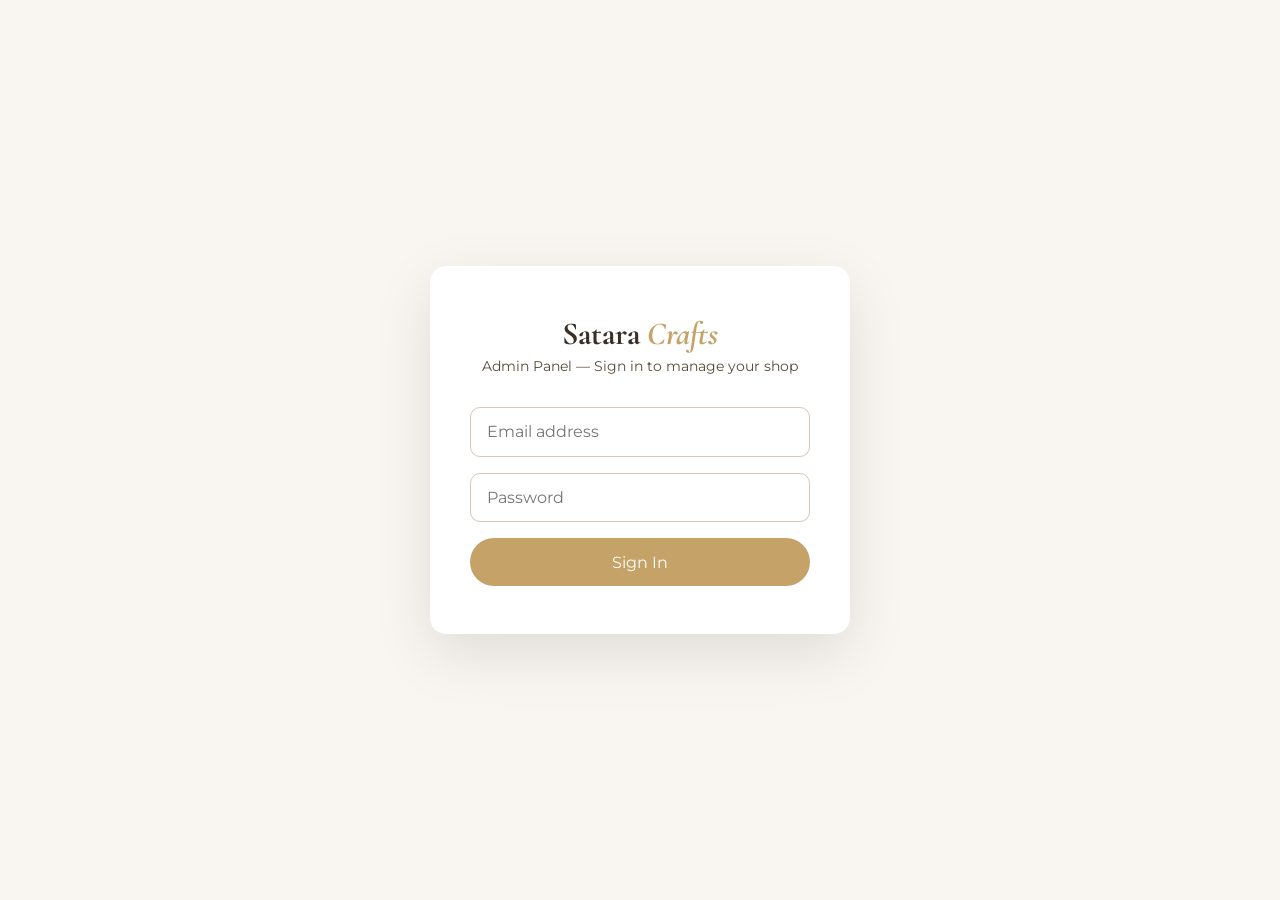
<file: public/admin/admin.html>
<!DOCTYPE html>
<html lang="en">
<head>
  <meta charset="UTF-8">
  <meta name="viewport" content="width=device-width, initial-scale=1.0">
  <title>Satara Crafts — Admin</title>
  <link rel="stylesheet" href="https://fonts.googleapis.com/css2?family=Cormorant+Garamond:wght@400;500;600&family=Montserrat:wght@300;400;500&display=swap">
  <link rel="stylesheet" href="https://cdnjs.cloudflare.com/ajax/libs/font-awesome/6.0.0/css/all.min.css">
  <style>
    :root {
      --gold: #c5a267; --dark-gold: #a78a5a;
      --cream: #f9f5f0; --dark-cream: #f0e9e0;
      --chocolate: #3a2e26; --light-chocolate: #5a4a3a;
      --taupe: #d8c7b5; --red: #e74c3c; --green: #27ae60;
    }
    * { box-sizing: border-box; margin: 0; padding: 0; }
    body { font-family: 'Montserrat', sans-serif; background: var(--cream); color: var(--chocolate); }

    /* ── Login ── */
    #loginScreen {
      min-height: 100vh; display: flex; align-items: center;
      justify-content: center; padding: 2rem;
    }
    .login-card {
      background: #fff; border-radius: 16px; padding: 3rem 2.5rem;
      box-shadow: 0 20px 60px rgba(0,0,0,.1); max-width: 420px; width: 100%;
      text-align: center;
    }
    .login-card h1 { font-family: 'Cormorant Garamond', serif; font-size: 2rem; margin-bottom: .25rem; }
    .login-card h1 span { color: var(--gold); font-style: italic; }
    .login-card p { color: var(--light-chocolate); font-size: .9rem; margin-bottom: 2rem; }
    .login-card input {
      width: 100%; padding: .9rem 1rem; border: 1px solid var(--taupe);
      border-radius: 10px; font-family: 'Montserrat', sans-serif;
      font-size: 1rem; margin-bottom: 1rem; outline: none;
    }
    .login-card input:focus { border-color: var(--gold); }
    .btn-gold {
      background: var(--gold); color: #fff; border: none;
      padding: .9rem 2rem; border-radius: 30px; cursor: pointer;
      font-family: 'Montserrat', sans-serif; font-size: 1rem;
      width: 100%; transition: background .2s;
    }
    .btn-gold:hover { background: var(--dark-gold); }
    .login-error { color: var(--red); font-size: .9rem; margin-top: .75rem; display: none; }

    /* ── App Shell ── */
    #app { display: none; min-height: 100vh; }

    .top-bar {
      background: #fff; border-bottom: 1px solid var(--taupe);
      padding: 0 2rem; height: 64px;
      display: flex; align-items: center; justify-content: space-between;
      position: sticky; top: 0; z-index: 100;
    }
    .top-bar-logo { font-family: 'Cormorant Garamond', serif; font-size: 1.5rem; font-weight: 500; }
    .top-bar-logo span { color: var(--gold); font-style: italic; }
    .top-bar-right { display: flex; align-items: center; gap: 1rem; }
    .top-bar-right a {
      color: var(--light-chocolate); text-decoration: none;
      font-size: .85rem; display: flex; align-items: center; gap: .4rem;
    }
    .top-bar-right a:hover { color: var(--gold); }
    .btn-logout {
      background: transparent; border: 1px solid var(--taupe);
      padding: .4rem 1rem; border-radius: 20px; cursor: pointer;
      font-family: 'Montserrat', sans-serif; font-size: .85rem;
      color: var(--light-chocolate); transition: all .2s;
    }
    .btn-logout:hover { border-color: var(--red); color: var(--red); }

    .tab-bar {
      background: #fff; border-bottom: 1px solid var(--taupe);
      display: flex; padding: 0 2rem; gap: .5rem;
    }
    .tab {
      padding: 1rem 1.25rem; cursor: pointer; font-size: .9rem;
      color: var(--light-chocolate); border-bottom: 2px solid transparent;
      transition: all .2s; display: flex; align-items: center; gap: .4rem;
    }
    .tab.active { color: var(--gold); border-bottom-color: var(--gold); font-weight: 500; }
    .tab:hover { color: var(--chocolate); }

    .content { padding: 2rem; max-width: 1200px; margin: 0 auto; }

    /* ── Stats ── */
    .stats-grid {
      display: grid; grid-template-columns: repeat(auto-fit, minmax(180px, 1fr));
      gap: 1.25rem; margin-bottom: 2rem;
    }
    .stat-card {
      background: #fff; border-radius: 12px; padding: 1.5rem;
      box-shadow: 0 2px 12px rgba(0,0,0,.04); text-align: center;
    }
    .stat-card .stat-icon { font-size: 2rem; color: var(--gold); margin-bottom: .75rem; }
    .stat-card .stat-value { font-size: 2rem; font-weight: 600; color: var(--chocolate); }
    .stat-card .stat-label { font-size: .85rem; color: var(--light-chocolate); margin-top: .25rem; }

    /* ── Toolbar ── */
    .toolbar {
      display: flex; align-items: center; justify-content: space-between;
      flex-wrap: wrap; gap: 1rem; margin-bottom: 1.5rem;
    }
    .toolbar h2 { font-family: 'Cormorant Garamond', serif; font-size: 1.75rem; font-weight: 500; }
    .toolbar-right { display: flex; gap: .75rem; align-items: center; flex-wrap: wrap; }
    .search-box {
      padding: .6rem 1rem; border: 1px solid var(--taupe);
      border-radius: 30px; font-family: 'Montserrat', sans-serif;
      font-size: .9rem; width: 220px; outline: none;
    }
    .search-box:focus { border-color: var(--gold); }
    .btn-add {
      background: var(--gold); color: #fff; border: none;
      padding: .6rem 1.25rem; border-radius: 30px; cursor: pointer;
      font-family: 'Montserrat', sans-serif; font-size: .9rem;
      display: flex; align-items: center; gap: .4rem; transition: background .2s;
    }
    .btn-add:hover { background: var(--dark-gold); }

    /* ── Products Grid ── */
    .products-grid {
      display: grid; grid-template-columns: repeat(auto-fill, minmax(260px, 1fr));
      gap: 1.5rem;
    }
    .product-card {
      background: #fff; border-radius: 12px;
      box-shadow: 0 2px 12px rgba(0,0,0,.04);
      overflow: hidden; transition: transform .2s, box-shadow .2s;
      position: relative;
    }
    .product-card:hover { transform: translateY(-3px); box-shadow: 0 8px 24px rgba(0,0,0,.08); }
    .product-card img {
      width: 100%; height: 200px; object-fit: cover;
      background: var(--dark-cream);
    }
    .product-card .no-img {
      width: 100%; height: 200px; background: var(--dark-cream);
      display: flex; align-items: center; justify-content: center;
      color: var(--taupe); font-size: 2.5rem;
    }
    .product-card-body { padding: 1rem; }
    .product-card-body h3 { font-size: 1.1rem; font-weight: 500; margin-bottom: .25rem; }
    .product-card-body .price { color: var(--gold); font-weight: 600; font-size: 1.1rem; }
    .product-card-body .category {
      font-size: .8rem; color: var(--light-chocolate);
      background: var(--dark-cream); padding: .2rem .6rem;
      border-radius: 10px; display: inline-block; margin-top: .4rem;
    }
    .product-card-actions {
      display: flex; gap: .5rem; padding: .75rem 1rem;
      border-top: 1px solid var(--dark-cream);
    }
    .btn-edit {
      flex: 1; padding: .5rem; border-radius: 8px; border: 1px solid var(--taupe);
      background: transparent; cursor: pointer; font-family: 'Montserrat', sans-serif;
      font-size: .85rem; color: var(--light-chocolate); transition: all .2s;
      display: flex; align-items: center; justify-content: center; gap: .3rem;
    }
    .btn-edit:hover { border-color: var(--gold); color: var(--gold); }
    .btn-delete {
      padding: .5rem .75rem; border-radius: 8px; border: 1px solid var(--taupe);
      background: transparent; cursor: pointer; color: var(--light-chocolate);
      transition: all .2s;
    }
    .btn-delete:hover { border-color: var(--red); color: var(--red); }
    .inactive-badge {
      position: absolute; top: 10px; right: 10px;
      background: rgba(0,0,0,.6); color: #fff;
      font-size: .75rem; padding: .2rem .5rem; border-radius: 6px;
    }

    /* ── Orders Table ── */
    .orders-table { width: 100%; border-collapse: collapse; background: #fff; border-radius: 12px; overflow: hidden; box-shadow: 0 2px 12px rgba(0,0,0,.04); }
    .orders-table th { background: var(--dark-cream); padding: .9rem 1rem; text-align: left; font-size: .85rem; font-weight: 500; color: var(--light-chocolate); }
    .orders-table td { padding: .9rem 1rem; border-bottom: 1px solid var(--dark-cream); font-size: .9rem; }
    .orders-table tr:last-child td { border-bottom: none; }
    .orders-table tr:hover td { background: #fdfaf7; }
    .status-badge {
      padding: .25rem .75rem; border-radius: 20px; font-size: .8rem; font-weight: 500;
    }
    .status-new        { background: #fff3cd; color: #856404; }
    .status-confirmed  { background: #d1ecf1; color: #0c5460; }
    .status-paid       { background: #d4edda; color: #155724; }
    .status-shipped    { background: #e2d9f3; color: #6f42c1; }
    .status-done       { background: #d4edda; color: #155724; }
    .status-cancelled  { background: #f8d7da; color: #721c24; }

    /* ── Modal / Drawer ── */
    .modal-overlay {
      position: fixed; inset: 0; background: rgba(0,0,0,.45);
      z-index: 1000; display: none; align-items: center; justify-content: center;
      padding: 1rem;
    }
    .modal-overlay.open { display: flex; }
    .modal {
      background: #fff; border-radius: 16px; width: 100%;
      max-width: 640px; max-height: 90vh; overflow-y: auto;
      box-shadow: 0 20px 60px rgba(0,0,0,.2);
    }
    .modal-head {
      padding: 1.5rem; border-bottom: 1px solid var(--dark-cream);
      display: flex; align-items: center; justify-content: space-between;
      position: sticky; top: 0; background: #fff; z-index: 1;
    }
    .modal-head h3 { font-family: 'Cormorant Garamond', serif; font-size: 1.5rem; }
    .modal-close {
      background: none; border: none; font-size: 1.5rem; cursor: pointer;
      color: var(--light-chocolate); padding: .25rem;
    }
    .modal-body { padding: 1.5rem; display: grid; gap: 1rem; }
    .form-group { display: grid; gap: .4rem; }
    .form-group label { font-size: .85rem; font-weight: 500; color: var(--light-chocolate); }
    .form-group input, .form-group select, .form-group textarea {
      padding: .8rem 1rem; border: 1px solid var(--taupe);
      border-radius: 10px; font-family: 'Montserrat', sans-serif;
      font-size: .95rem; outline: none; width: 100%;
    }
    .form-group input:focus, .form-group select:focus, .form-group textarea:focus {
      border-color: var(--gold);
    }
    .form-group textarea { min-height: 100px; resize: vertical; }
    .form-row { display: grid; grid-template-columns: 1fr 1fr; gap: 1rem; }
    @media (max-width: 500px) { .form-row { grid-template-columns: 1fr; } }
    .form-toggle { display: flex; align-items: center; gap: .6rem; cursor: pointer; }
    .form-toggle input { width: auto; }

    /* Image upload */
    .image-upload-area {
      border: 2px dashed var(--taupe); border-radius: 12px;
      padding: 2rem; text-align: center; cursor: pointer;
      transition: border-color .2s, background .2s;
    }
    .image-upload-area:hover { border-color: var(--gold); background: #fdf9f4; }
    .image-upload-area i { font-size: 2rem; color: var(--taupe); margin-bottom: .75rem; display: block; }
    .image-upload-area p { color: var(--light-chocolate); font-size: .9rem; }
    .image-preview-grid {
      display: flex; gap: .5rem; flex-wrap: wrap; margin-top: .75rem;
    }
    .image-preview-grid img {
      width: 80px; height: 80px; object-fit: cover;
      border-radius: 8px; border: 2px solid transparent;
    }
    .image-preview-grid img.existing { border-color: var(--gold); }

    .modal-foot {
      padding: 1rem 1.5rem; border-top: 1px solid var(--dark-cream);
      display: flex; justify-content: flex-end; gap: .75rem;
      position: sticky; bottom: 0; background: #fff;
    }
    .btn-cancel {
      padding: .7rem 1.5rem; border-radius: 30px;
      border: 1px solid var(--taupe); background: transparent;
      cursor: pointer; font-family: 'Montserrat', sans-serif; color: var(--light-chocolate);
    }
    .btn-save {
      padding: .7rem 1.5rem; border-radius: 30px;
      background: var(--gold); color: #fff; border: none;
      cursor: pointer; font-family: 'Montserrat', sans-serif; font-weight: 500;
      transition: background .2s;
    }
    .btn-save:hover { background: var(--dark-gold); }
    .btn-save:disabled { opacity: .6; cursor: not-allowed; }

    /* Loading / empty */
    .loading { text-align: center; padding: 4rem; color: var(--light-chocolate); }
    .loading i { font-size: 2rem; animation: spin 1s linear infinite; }
    @keyframes spin { to { transform: rotate(360deg); } }
    .empty { text-align: center; padding: 4rem; color: var(--light-chocolate); }
    .empty i { font-size: 3rem; margin-bottom: 1rem; display: block; }

    /* Toast */
    .toast {
      position: fixed; bottom: 2rem; left: 50%; transform: translateX(-50%) translateY(20px);
      background: var(--chocolate); color: #fff; padding: .8rem 1.5rem;
      border-radius: 30px; font-size: .9rem; opacity: 0;
      transition: opacity .2s, transform .2s; z-index: 9999; white-space: nowrap;
    }
    .toast.show { opacity: 1; transform: translateX(-50%) translateY(0); }

    /* Enquiries */
    .enquiry-card {
      background: #fff; border-radius: 12px; padding: 1.5rem;
      box-shadow: 0 2px 12px rgba(0,0,0,.04); margin-bottom: 1rem;
    }
    .enquiry-card h4 { font-size: 1.1rem; margin-bottom: .25rem; }
    .enquiry-meta { font-size: .85rem; color: var(--light-chocolate); margin-bottom: .75rem; }
    .enquiry-message { line-height: 1.6; color: var(--chocolate); }
  </style>
</head>
<body>

<!-- Login -->
<div id="loginScreen">
  <div class="login-card">
    <h1>Satara <span>Crafts</span></h1>
    <p>Admin Panel — Sign in to manage your shop</p>
    <input type="email"    id="loginEmail"    placeholder="Email address" autocomplete="email">
    <input type="password" id="loginPassword" placeholder="Password"      autocomplete="current-password">
    <button class="btn-gold" onclick="doLogin()">Sign In</button>
    <div class="login-error" id="loginError">Incorrect email or password. Please try again.</div>
  </div>
</div>

<!-- App -->
<div id="app">
  <div class="top-bar">
    <div class="top-bar-logo">Satara <span>Crafts</span> — Admin</div>
    <div class="top-bar-right">
      <a href="../index.html" target="_blank"><i class="fas fa-external-link-alt"></i> View Website</a>
      <button class="btn-logout" onclick="doLogout()"><i class="fas fa-sign-out-alt"></i> Sign Out</button>
    </div>
  </div>

  <div class="tab-bar">
    <div class="tab active" onclick="showTab('dashboard',this)"><i class="fas fa-chart-bar"></i> Dashboard</div>
    <div class="tab"        onclick="showTab('products',this)"><i class="fas fa-paint-brush"></i> Products</div>
    <div class="tab"        onclick="showTab('orders',this)"><i class="fas fa-shopping-bag"></i> Orders</div>
    <div class="tab"        onclick="showTab('enquiries',this)"><i class="fas fa-envelope"></i> Enquiries</div>
  </div>

  <div class="content">

    <!-- Dashboard -->
    <div id="tab-dashboard">
      <div class="stats-grid" id="statsGrid">
        <div class="stat-card"><div class="stat-icon"><i class="fas fa-paint-brush"></i></div><div class="stat-value" id="statProducts">—</div><div class="stat-label">Products</div></div>
        <div class="stat-card"><div class="stat-icon"><i class="fas fa-shopping-bag"></i></div><div class="stat-value" id="statOrders">—</div><div class="stat-label">Orders</div></div>
        <div class="stat-card"><div class="stat-icon"><i class="fas fa-envelope"></i></div><div class="stat-value" id="statEnquiries">—</div><div class="stat-label">Enquiries</div></div>
        <div class="stat-card"><div class="stat-icon"><i class="fas fa-star"></i></div><div class="stat-value" id="statNew">—</div><div class="stat-label">New Orders</div></div>
      </div>
      <div style="background:#fff;border-radius:12px;padding:2rem;box-shadow:0 2px 12px rgba(0,0,0,.04)">
        <h3 style="font-family:'Cormorant Garamond',serif;font-size:1.4rem;margin-bottom:1rem">Quick Actions</h3>
        <div style="display:flex;gap:1rem;flex-wrap:wrap">
          <button class="btn-add" onclick="showTab('products',document.querySelectorAll('.tab')[1]);openProductModal()"><i class="fas fa-plus"></i> Add New Product</button>
          <button class="btn-add" style="background:var(--chocolate)" onclick="showTab('orders',document.querySelectorAll('.tab')[2])"><i class="fas fa-shopping-bag"></i> View Orders</button>
          <button class="btn-add" style="background:var(--chocolate)" onclick="showTab('enquiries',document.querySelectorAll('.tab')[3])"><i class="fas fa-envelope"></i> View Enquiries</button>
        </div>
      </div>
    </div>

    <!-- Products -->
    <div id="tab-products" style="display:none">
      <div class="toolbar">
        <h2>Products</h2>
        <div class="toolbar-right">
          <input class="search-box" id="productSearch" placeholder="Search products…" oninput="filterProducts()">
          <button class="btn-add" onclick="openProductModal()"><i class="fas fa-plus"></i> Add Product</button>
        </div>
      </div>
      <div class="products-grid" id="productsGrid">
        <div class="loading"><i class="fas fa-spinner"></i><p style="margin-top:1rem">Loading products…</p></div>
      </div>
    </div>

    <!-- Orders -->
    <div id="tab-orders" style="display:none">
      <div class="toolbar"><h2>Orders</h2></div>
      <div id="ordersContent">
        <div class="loading"><i class="fas fa-spinner"></i><p style="margin-top:1rem">Loading orders…</p></div>
      </div>
    </div>

    <!-- Enquiries -->
    <div id="tab-enquiries" style="display:none">
      <div class="toolbar"><h2>Enquiries</h2></div>
      <div id="enquiriesContent">
        <div class="loading"><i class="fas fa-spinner"></i><p style="margin-top:1rem">Loading enquiries…</p></div>
      </div>
    </div>

  </div>
</div>

<!-- Product Modal -->
<div class="modal-overlay" id="productModal">
  <div class="modal">
    <div class="modal-head">
      <h3 id="modalTitle">Add Product</h3>
      <button class="modal-close" onclick="closeProductModal()">×</button>
    </div>
    <div class="modal-body">
      <input type="hidden" id="editId">

      <div class="form-row">
        <div class="form-group">
          <label>Product Name *</label>
          <input type="text" id="fName" placeholder="e.g. Fat Lady Wine Glass">
        </div>
        <div class="form-group">
          <label>Price (Rand) *</label>
          <input type="number" id="fPrice" placeholder="e.g. 350">
        </div>
      </div>

      <div class="form-row">
        <div class="form-group">
          <label>Category *</label>
          <select id="fCategory">
            <option value="fatladies">Fatladies</option>
            <option value="gin-glasses">Gin Glasses</option>
            <option value="wine-glasses">Wine Glasses</option>
            <option value="frida-kahlo">Frida Kahlo</option>
            <option value="printed-gifts">Printed Gifts</option>
            <option value="coffee">Coffee Collection</option>
            <option value="kitchen-gifts">Kitchen Gifts</option>
            <option value="hats">Artisan Hats</option>
            <option value="gift-sets">Luxury Gift Sets</option>
          </select>
        </div>
        <div class="form-group">
          <label>Material</label>
          <select id="fMaterial">
            <option value="">— Select —</option>
            <option value="glass">Glass</option>
            <option value="wood">Wood</option>
            <option value="textile">Textile</option>
            <option value="ceramic">Ceramic</option>
            <option value="tin">Tin</option>
            <option value="mixed">Mixed Media</option>
          </select>
        </div>
      </div>

      <div class="form-row">
        <div class="form-group">
          <label>Product Code</label>
          <input type="text" id="fCode" placeholder="e.g. SC-001">
        </div>
        <div class="form-group">
          <label>Stock Quantity</label>
          <input type="number" id="fStock" placeholder="Leave blank = unlimited">
        </div>
      </div>

      <div class="form-group">
        <label>Description</label>
        <textarea id="fDesc" placeholder="Describe this beautiful piece…"></textarea>
      </div>

      <div style="display:flex;gap:2rem">
        <label class="form-toggle">
          <input type="checkbox" id="fActive" checked>
          <span>Visible on website</span>
        </label>
        <label class="form-toggle">
          <input type="checkbox" id="fLimited">
          <span>Limited edition</span>
        </label>
      </div>

      <div class="form-group">
        <label>Product Photos</label>
        <div class="image-upload-area" onclick="document.getElementById('fImages').click()">
          <i class="fas fa-cloud-upload-alt"></i>
          <p>Click to upload photos<br><small>JPG, PNG or WebP — up to 10 photos</small></p>
        </div>
        <input type="file" id="fImages" multiple accept="image/jpeg,image/png,image/webp" style="display:none" onchange="previewImages()">
        <div class="image-preview-grid" id="imagePreview"></div>
      </div>
    </div>
    <div class="modal-foot">
      <button class="btn-cancel" onclick="closeProductModal()">Cancel</button>
      <button class="btn-save"   id="saveBtn" onclick="saveProduct()"><i class="fas fa-save"></i> Save Product</button>
    </div>
  </div>
</div>

<!-- Order Detail Modal -->
<div class="modal-overlay" id="orderModal">
  <div class="modal">
    <div class="modal-head">
      <h3>Order Details</h3>
      <button class="modal-close" onclick="closeOrderModal()">×</button>
    </div>
    <div class="modal-body" id="orderDetail"></div>
    <div class="modal-foot">
      <button class="btn-cancel" onclick="closeOrderModal()">Close</button>
    </div>
  </div>
</div>

<div class="toast" id="toast"></div>

<script>
const PB = 'https://satara-crafts.pockethost.io';
let token = localStorage.getItem('sc_admin_token') || '';
let allProducts = [];

// ── Auth ──
async function doLogin() {
  const email = document.getElementById('loginEmail').value.trim();
  const pass  = document.getElementById('loginPassword').value;
  const err   = document.getElementById('loginError');
  err.style.display = 'none';
  try {
    const res  = await fetch(`${PB}/api/collections/_superusers/auth-with-password`, {
      method: 'POST',
      headers: { 'Content-Type': 'application/json' },
      body: JSON.stringify({ identity: email, password: pass })
    });
    const data = await res.json();
    if (!data.token) { err.style.display = 'block'; return; }
    token = data.token;
    localStorage.setItem('sc_admin_token', token);
    showApp();
  } catch { err.style.display = 'block'; }
}

document.getElementById('loginPassword')?.addEventListener('keydown', e => {
  if (e.key === 'Enter') doLogin();
});

function doLogout() {
  token = '';
  localStorage.removeItem('sc_admin_token');
  document.getElementById('app').style.display = 'none';
  document.getElementById('loginScreen').style.display = 'flex';
}

async function showApp() {
  document.getElementById('loginScreen').style.display = 'none';
  document.getElementById('app').style.display = 'block';
  await Promise.all([loadProducts(), loadStats()]);
}

// Auto-login if token exists
if (token) {
  fetch(`${PB}/api/collections/_superusers/auth-refresh`, {
    method: 'POST',
    headers: { 'Authorization': `Bearer ${token}` }
  }).then(r => r.ok ? showApp() : doLogout()).catch(doLogout);
}

// ── Stats ──
async function loadStats() {
  const [p, o, e] = await Promise.all([
    fetch(`${PB}/api/collections/products/records?perPage=1`,    { headers: auth() }),
    fetch(`${PB}/api/collections/orders/records?perPage=1`,      { headers: auth() }),
    fetch(`${PB}/api/collections/enquiries/records?perPage=1`,   { headers: auth() })
  ]);
  const [pd, od, ed] = await Promise.all([p.json(), o.json(), e.json()]);
  document.getElementById('statProducts').textContent  = pd.totalItems  || 0;
  document.getElementById('statOrders').textContent    = od.totalItems  || 0;
  document.getElementById('statEnquiries').textContent = ed.totalItems  || 0;

  // New orders
  const newRes  = await fetch(`${PB}/api/collections/orders/records?filter=status%3D'new'`, { headers: auth() });
  const newData = await newRes.json();
  document.getElementById('statNew').textContent = newData.totalItems || 0;
}

function auth() { return { 'Authorization': `Bearer ${token}`, 'Content-Type': 'application/json' }; }

// ── Tabs ──
function showTab(name, el) {
  document.querySelectorAll('.tab').forEach(t => t.classList.remove('active'));
  document.querySelectorAll('[id^="tab-"]').forEach(t => t.style.display = 'none');
  if (el) el.classList.add('active');
  const tabEl = document.getElementById(`tab-${name}`);
  if (tabEl) tabEl.style.display = 'block';
  if (name === 'products')   loadProducts();
  if (name === 'orders')     loadOrders();
  if (name === 'enquiries')  loadEnquiries();
  if (name === 'dashboard')  loadStats();
}

// ── Products ──
async function loadProducts() {
  const grid = document.getElementById('productsGrid');
  if (!grid) return;
  grid.innerHTML = `<div class="loading"><i class="fas fa-spinner"></i><p style="margin-top:1rem">Loading…</p></div>`;
  const res  = await fetch(`${PB}/api/collections/products/records?perPage=200&sort=name`, { headers: auth() });
  const data = await res.json();
  allProducts = data.items || [];
  renderProducts(allProducts);
}

function renderProducts(list) {
  const grid = document.getElementById('productsGrid');
  if (!list.length) {
    grid.innerHTML = `<div class="empty"><i class="fas fa-paint-brush"></i><p>No products yet.<br>Click "Add Product" to get started!</p></div>`;
    return;
  }
  grid.innerHTML = list.map(p => {
    const img = p.images?.length
      ? `<img src="${PB}/api/files/${p.collectionId}/${p.id}/${p.images[0]}" alt="${p.name}">`
      : `<div class="no-img"><i class="fas fa-image"></i></div>`;
    return `
      <div class="product-card">
        ${img}
        ${!p.active ? '<div class="inactive-badge">Hidden</div>' : ''}
        <div class="product-card-body">
          <h3>${p.name}</h3>
          <div class="price">R ${p.price}</div>
          <div class="category">${p.category}</div>
        </div>
        <div class="product-card-actions">
          <button class="btn-edit" onclick="editProduct('${p.id}')"><i class="fas fa-edit"></i> Edit</button>
          <button class="btn-delete" onclick="deleteProduct('${p.id}','${p.name.replace(/'/g,"\\'")}')"><i class="fas fa-trash"></i></button>
        </div>
      </div>`;
  }).join('');
}

function filterProducts() {
  const q = document.getElementById('productSearch').value.toLowerCase();
  renderProducts(q ? allProducts.filter(p =>
    (p.name||'').toLowerCase().includes(q) ||
    (p.category||'').toLowerCase().includes(q)
  ) : allProducts);
}

// ── Product Modal ──
let existingImages = [];

function openProductModal(id) {
  existingImages = [];
  document.getElementById('editId').value       = '';
  document.getElementById('fName').value        = '';
  document.getElementById('fPrice').value       = '';
  document.getElementById('fCategory').value    = 'fatladies';
  document.getElementById('fMaterial').value    = '';
  document.getElementById('fCode').value        = '';
  document.getElementById('fStock').value       = '';
  document.getElementById('fDesc').value        = '';
  document.getElementById('fActive').checked    = true;
  document.getElementById('fLimited').checked   = false;
  document.getElementById('imagePreview').innerHTML = '';
  document.getElementById('fImages').value      = '';
  document.getElementById('modalTitle').textContent = 'Add Product';
  document.getElementById('productModal').classList.add('open');
}

async function editProduct(id) {
  const res  = await fetch(`${PB}/api/collections/products/records/${id}`, { headers: auth() });
  const p    = await res.json();
  existingImages = p.images || [];

  document.getElementById('editId').value       = p.id;
  document.getElementById('fName').value        = p.name        || '';
  document.getElementById('fPrice').value       = p.price       || '';
  document.getElementById('fCategory').value    = p.category    || 'fatladies';
  document.getElementById('fMaterial').value    = p.material    || '';
  document.getElementById('fCode').value        = p.code        || '';
  document.getElementById('fStock').value       = p.stock       || '';
  document.getElementById('fDesc').value        = p.desc        || '';
  document.getElementById('fActive').checked    = p.active !== false;
  document.getElementById('fLimited').checked   = !!p.limited;
  document.getElementById('modalTitle').textContent = 'Edit Product';

  const preview = document.getElementById('imagePreview');
  preview.innerHTML = existingImages.map(f =>
    `<img class="existing" src="${PB}/api/files/${p.collectionId}/${p.id}/${f}" alt="">`
  ).join('');

  document.getElementById('productModal').classList.add('open');
}

function closeProductModal() {
  document.getElementById('productModal').classList.remove('open');
}

function previewImages() {
  const files   = document.getElementById('fImages').files;
  const preview = document.getElementById('imagePreview');
  const existing = preview.querySelectorAll('.existing');
  // Keep existing, add new previews
  preview.innerHTML = '';
  existing.forEach(img => preview.appendChild(img));
  Array.from(files).forEach(f => {
    const img = document.createElement('img');
    img.src   = URL.createObjectURL(f);
    img.style.width = '80px'; img.style.height = '80px';
    img.style.objectFit = 'cover'; img.style.borderRadius = '8px';
    preview.appendChild(img);
  });
}

async function saveProduct() {
  const name  = document.getElementById('fName').value.trim();
  const price = document.getElementById('fPrice').value;
  const cat   = document.getElementById('fCategory').value;

  if (!name || !price || !cat) { showToast('Please fill in name, price and category.'); return; }

  const btn = document.getElementById('saveBtn');
  btn.disabled    = true;
  btn.textContent = 'Saving…';

  const fd = new FormData();
  fd.append('name',     name);
  fd.append('price',    price);
  fd.append('category', cat);
  fd.append('material', document.getElementById('fMaterial').value);
  fd.append('code',     document.getElementById('fCode').value.trim());
  fd.append('stock',    document.getElementById('fStock').value || '');
  fd.append('desc',     document.getElementById('fDesc').value.trim());
  fd.append('active',   document.getElementById('fActive').checked);
  fd.append('limited',  document.getElementById('fLimited').checked);

  const files = document.getElementById('fImages').files;
  Array.from(files).forEach(f => fd.append('images', f));

  const id  = document.getElementById('editId').value;
  const url = id
    ? `${PB}/api/collections/products/records/${id}`
    : `${PB}/api/collections/products/records`;
  const method = id ? 'PATCH' : 'POST';

  try {
    const res = await fetch(url, {
      method,
      headers: { 'Authorization': `Bearer ${token}` },
      body: fd
    });
    if (res.ok) {
      showToast(id ? 'Product updated!' : 'Product added!');
      closeProductModal();
      loadProducts();
      loadStats();
    } else {
      const err = await res.json();
      showToast('Error: ' + (err.message || 'Something went wrong'));
    }
  } catch (e) { showToast('Network error. Please try again.'); }

  btn.disabled    = false;
  btn.innerHTML   = '<i class="fas fa-save"></i> Save Product';
}

async function deleteProduct(id, name) {
  if (!confirm(`Delete "${name}"? This cannot be undone.`)) return;
  const res = await fetch(`${PB}/api/collections/products/records/${id}`, {
    method: 'DELETE', headers: auth()
  });
  if (res.ok) { showToast('Product deleted.'); loadProducts(); loadStats(); }
  else showToast('Could not delete product.');
}

// ── Orders ──
async function loadOrders() {
  const wrap = document.getElementById('ordersContent');
  wrap.innerHTML = `<div class="loading"><i class="fas fa-spinner"></i><p style="margin-top:1rem">Loading orders…</p></div>`;
  const res  = await fetch(`${PB}/api/collections/orders/records?perPage=100&sort=-created`, { headers: auth() });
  const data = await res.json();
  const list = data.items || [];

  if (!list.length) {
    wrap.innerHTML = `<div class="empty"><i class="fas fa-shopping-bag"></i><p>No orders yet.</p></div>`;
    return;
  }

  wrap.innerHTML = `<table class="orders-table">
    <thead><tr>
      <th>Date</th><th>Customer</th><th>Email</th><th>Phone</th><th>Total</th><th>Status</th><th></th>
    </tr></thead>
    <tbody>${list.map(o => `
      <tr>
        <td>${new Date(o.created).toLocaleDateString('en-ZA')}</td>
        <td>${o.customer_name || '—'}</td>
        <td>${o.customer_email || '—'}</td>
        <td>${o.customer_phone || '—'}</td>
        <td>R ${o.total || 0}</td>
        <td><span class="status-badge status-${o.status}">${o.status}</span></td>
        <td>
          <button class="btn-edit" onclick="viewOrder('${o.id}')">View</button>
          <select onchange="updateStatus('${o.id}',this.value)" style="padding:.3rem;border-radius:6px;border:1px solid #ddd;margin-left:.5rem;font-size:.8rem">
            ${['new','confirmed','paid','shipped','done','cancelled'].map(s =>
              `<option ${o.status===s?'selected':''} value="${s}">${s}</option>`
            ).join('')}
          </select>
        </td>
      </tr>`).join('')}
    </tbody>
  </table>`;
}

async function viewOrder(id) {
  const res = await fetch(`${PB}/api/collections/orders/records/${id}`, { headers: auth() });
  const o   = await res.json();
  const items = Array.isArray(o.items_json) ? o.items_json : (typeof o.items_json === 'string' ? JSON.parse(o.items_json||'[]') : []);

  document.getElementById('orderDetail').innerHTML = `
    <div style="display:grid;gap:1rem">
      <div><strong>Customer:</strong> ${o.customer_name}</div>
      <div><strong>Email:</strong> ${o.customer_email}</div>
      <div><strong>Phone:</strong> ${o.customer_phone}</div>
      <div><strong>Total:</strong> R ${o.total}</div>
      <div><strong>Gift wrap:</strong> ${o.gift_wrap ? 'Yes' : 'No'}</div>
      ${o.notes ? `<div><strong>Notes:</strong> ${o.notes}</div>` : ''}
      <div><strong>Items:</strong>
        <ul style="margin-top:.5rem;padding-left:1.25rem">
          ${items.map(i => `<li>${i.name} × ${i.qty} — R ${i.price}</li>`).join('')}
        </ul>
      </div>
      <div>
        <a href="https://wa.me/${(o.customer_phone||'').replace(/\D/g,'')}?text=${encodeURIComponent(`Hi ${o.customer_name}, thank you for your Satara Crafts order! Your total is R${o.total}. We will be in touch shortly.`)}"
          target="_blank" class="btn-add" style="text-decoration:none;display:inline-flex">
          <i class="fab fa-whatsapp"></i> WhatsApp Customer
        </a>
      </div>
    </div>`;
  document.getElementById('orderModal').classList.add('open');
}

function closeOrderModal() {
  document.getElementById('orderModal').classList.remove('open');
}

async function updateStatus(id, status) {
  await fetch(`${PB}/api/collections/orders/records/${id}`, {
    method:  'PATCH',
    headers: auth(),
    body:    JSON.stringify({ status })
  });
  showToast(`Status updated to "${status}"`);
  loadStats();
}

// ── Enquiries ──
async function loadEnquiries() {
  const wrap = document.getElementById('enquiriesContent');
  wrap.innerHTML = `<div class="loading"><i class="fas fa-spinner"></i><p style="margin-top:1rem">Loading…</p></div>`;
  const res  = await fetch(`${PB}/api/collections/enquiries/records?perPage=100&sort=-created`, { headers: auth() });
  const data = await res.json();
  const list = data.items || [];

  if (!list.length) {
    wrap.innerHTML = `<div class="empty"><i class="fas fa-envelope"></i><p>No enquiries yet.</p></div>`;
    return;
  }

  wrap.innerHTML = list.map(e => `
    <div class="enquiry-card">
      <h4>${e.name} — ${e.subject || 'General enquiry'}</h4>
      <div class="enquiry-meta">
        ${e.email} • ${e.phone || 'No phone'}
        ${e.deadline ? ` • Deadline: ${e.deadline}` : ''}
        • ${new Date(e.created).toLocaleDateString('en-ZA')}
      </div>
      <div class="enquiry-message">${e.message}</div>
      ${e.style ? `<div style="margin-top:.5rem;font-size:.9rem;color:var(--light-chocolate)">Style notes: ${e.style}</div>` : ''}
      <div style="margin-top:1rem;display:flex;gap:.75rem">
        <a href="mailto:${e.email}?subject=Re: ${e.subject||'Your Satara Crafts enquiry'}" class="btn-edit" style="text-decoration:none;display:inline-flex;align-items:center;gap:.3rem">
          <i class="fas fa-reply"></i> Reply by Email
        </a>
        ${e.phone ? `<a href="https://wa.me/${e.phone.replace(/\D/g,'')}?text=${encodeURIComponent(`Hi ${e.name}, thank you for contacting Satara Crafts!`)}" target="_blank" class="btn-edit" style="text-decoration:none;display:inline-flex;align-items:center;gap:.3rem">
          <i class="fab fa-whatsapp"></i> WhatsApp
        </a>` : ''}
      </div>
    </div>`).join('');
}

// ── Toast ──
function showToast(msg) {
  const t = document.getElementById('toast');
  t.textContent = msg;
  t.classList.add('show');
  setTimeout(() => t.classList.remove('show'), 3000);
}
</script>
</body>
</html>
</file>
<file: public/styles/styles.css>
/* Base Styles */
:root {
  --gold: #c5a267;
  --dark-gold: #a78a5a;
  --cream: #f9f5f0;
  --dark-cream: #f0e9e0;
  --chocolate: #3a2e26;
  --light-chocolate: #5a4a3a;
  --taupe: #d8c7b5;
}

body {
  font-family: 'Cormorant Garamond', serif;
  background: var(--cream);
  color: var(--chocolate);
  margin: 0;
  padding: 0;
  line-height: 1.6;
}

.luxury-overlay {
  position: fixed;
  top: 0;
  left: 0;
  width: 100%;
  height: 100%;
  background: url('https://www.transparenttextures.com/patterns/cream-paper.png');
  opacity: 0.08;
  pointer-events: none;
  z-index: -1;
}

.container {
  display: flex;
  min-height: 100vh;
}

/* Sidebar Styles */
.sidebar {
  width: 280px;
  background: #fff;
  border-right: 1px solid var(--taupe);
  padding: 3rem 1.5rem;
  box-shadow: 2px 0 15px rgba(0,0,0,0.03);
}

.sidebar-header {
  margin-bottom: 2rem;
}

.sidebar h2 {
  font-size: 1.5rem;
  font-weight: 500;
  letter-spacing: 0.5px;
  color: var(--light-chocolate);
  margin-bottom: 0.5rem;
}

.gold-divider {
  height: 1px;
  background: linear-gradient(90deg, var(--gold), transparent);
  width: 80%;
}

#category-list {
  list-style: none;
  padding: 0;
}

#category-list li {
  margin: 0.6rem 0;
  padding: 0.8rem 1.2rem;
  cursor: pointer;
  border-radius: 8px;
  transition: all 0.3s ease;
  display: flex;
  justify-content: space-between;
  align-items: center;
  color: var(--light-chocolate);
  font-size: 1.05rem;
}

#category-list li i {
  font-size: 0.7rem;
  opacity: 0;
  transition: all 0.3s ease;
  color: var(--gold);
}

#category-list li:hover i {
  opacity: 1;
}

#category-list li.active, #category-list li:hover {
  background: var(--dark-cream);
  color: var(--chocolate);
  transform: translateX(5px);
}

#category-list li.active {
  font-weight: 500;
  border-left: 3px solid var(--gold);
}

/* Gallery Styles */
.gallery {
  flex: 1;
  padding: 4rem;
}

.gallery-header {
  margin-bottom: 3rem;
  text-align: center;
}

.gallery-header h1 {
  font-size: 2.8rem;
  font-weight: 400;
  margin: 0 0 0.5rem;
  color: var(--chocolate);
}

.gallery-header h1 span {
  color: var(--gold);
  font-style: italic;
}

.gallery-header p {
  font-family: 'Montserrat', sans-serif;
  font-weight: 300;
  font-size: 1.1rem;
  color: var(--light-chocolate);
  letter-spacing: 0.5px;
}

#gallery-grid {
  display: grid;
  grid-template-columns: repeat(auto-fit, minmax(280px, 1fr));
  gap: 2.5rem;
}

.gallery-item {
  background: #fff;
  border-radius: 12px;
  box-shadow: 0 5px 25px rgba(0,0,0,0.03);
  padding: 1.5rem;
  display: flex;
  flex-direction: column;
  align-items: center;
  transition: all 0.4s ease;
  position: relative;
  overflow: hidden;
}

.gallery-item::before {
  content: '';
  position: absolute;
  top: 0;
  left: 0;
  width: 100%;
  height: 4px;
  background: var(--gold);
  transform: scaleX(0);
  transform-origin: left;
  transition: transform 0.4s ease;
}

.gallery-item:hover {
  transform: translateY(-5px);
  box-shadow: 0 15px 35px rgba(0,0,0,0.08);
}

.gallery-item:hover::before {
  transform: scaleX(1);
}

.gallery-item img {
  width: 100%;
  max-height: 220px;
  object-fit: cover;
  border-radius: 8px;
  margin-bottom: 1.5rem;
  transition: all 0.4s ease;
}

.gallery-item:hover img {
  transform: scale(1.02);
}

.item-info {
  width: 100%;
  text-align: center;
}

.item-info h3 {
  font-size: 1.3rem;
  font-weight: 500;
  margin: 0 0 0.5rem;
  color: var(--chocolate);
}

.item-info p {
  font-family: 'Montserrat', sans-serif;
  font-size: 0.9rem;
  color: var(--light-chocolate);
  margin-bottom: 1.5rem;
}

.enquire-btn {
  background: var(--gold);
  color: #fff;
  border: none;
  padding: 0.7rem 1.8rem;
  border-radius: 30px;
  cursor: pointer;
  font-family: 'Montserrat', sans-serif;
  font-weight: 400;
  font-size: 0.9rem;
  letter-spacing: 0.5px;
  transition: all 0.3s ease;
  position: relative;
  overflow: hidden;
}

.enquire-btn::after {
  content: '';
  position: absolute;
  top: 0;
  left: -100%;
  width: 100%;
  height: 100%;
  background: linear-gradient(90deg, transparent, rgba(255,255,255,0.2), transparent);
  transition: 0.5s;
}

.enquire-btn:hover {
  background: var(--dark-gold);
  box-shadow: 0 5px 15px rgba(197, 162, 103, 0.3);
}

.enquire-btn:hover::after {
  left: 100%;
}

/* Responsive Adjustments */
@media (max-width: 1024px) {
  .container {
    flex-direction: column;
  }
  
  .sidebar {
    width: 100%;
    border-right: none;
    border-bottom: 1px solid var(--taupe);
    padding: 2rem;
  }
  
  #category-list {
    display: flex;
    flex-wrap: wrap;
    gap: 0.5rem;
  }
  
  #category-list li {
    margin: 0;
  }
  
  #category-list li.active, #category-list li:hover {
    transform: translateY(-3px);
  }
  
  .gallery {
    padding: 2rem;
  }
}
.carousel-section {
  background: var(--cream);
  padding: 4rem 2rem 2rem 2rem;
  text-align: center;
}

.carousel-container {
  display: flex;
  align-items: center;
  justify-content: center;
  position: relative;
  margin: 2rem 0;
}

.carousel {
  display: flex;
  gap: 2rem;
  overflow-x: auto;
  scroll-behavior: smooth;
  padding: 1rem 0;
  max-width: 900px;
}

.carousel-item {
  background: #fff;
  border-radius: 12px;
  box-shadow: 0 2px 12px #0001;
  min-width: 220px;
  flex: 0 0 auto;
  overflow: hidden;
  position: relative;
}

.carousel-item img {
  width: 100%;
  height: 170px;
  object-fit: cover;
  border-radius: 12px 12px 0 0;
}

.carousel-caption {
  font-family: 'Montserrat', sans-serif;
  font-size: 1rem;
  color: var(--chocolate);
  padding: 0.8rem;
  background: #fff;
}

.carousel-arrow {
  background: var(--gold);
  color: #fff;
  border: none;
  border-radius: 50%;
  font-size: 2rem;
  width: 48px;
  height: 48px;
  cursor: pointer;
  transition: background 0.2s;
  z-index: 1;
}

.carousel-arrow:hover {
  background: var(--dark-gold);
}

.carousel-arrow.left {
  margin-right: 1rem;
}

.carousel-arrow.right {
  margin-left: 1rem;
}

.gallery-preview-section {
  background: #f8f6f2;
  padding: 4rem 2rem 2rem 2rem;
  text-align: center;
}

.gallery-preview-grid {
  display: grid;
  grid-template-columns: repeat(auto-fit, minmax(220px, 1fr));
  gap: 2rem;
  max-width: 1000px;
  margin: 0 auto;
}

.preview-card {
  background: #fff;
  border-radius: 12px;
  box-shadow: 0 2px 12px #0001;
  overflow: hidden;
  transition: transform 0.2s, box-shadow 0.2s;
}

.preview-card:hover {
  transform: translateY(-8px) scale(1.03);
  box-shadow: 0 8px 28px #0002;
}

.preview-card img {
  width: 100%;
  height: 155px;
  object-fit: cover;
  border-radius: 12px 12px 0 0;
}

.preview-caption {
  font-family: 'Montserrat', sans-serif;
  font-size: 1rem;
  color: var(--chocolate);
  padding: 0.8rem;
  background: #fff;
}

/* === Cart / Checkout (Satara Crafts) === */
.cart-fab {
  position: fixed;
  right: 22px;
  bottom: 22px;
  width: 56px; height: 56px;
  border-radius: 50%;
  border: 0;
  background: var(--gold);
  color: #fff;
  cursor: pointer;
  box-shadow: 0 10px 24px rgba(0,0,0,.15);
  display: grid; place-items: center;
  z-index: 1000;
  transition: transform .2s ease, background .2s;
}
.cart-fab:hover { background: var(--dark-gold); transform: translateY(-2px); }
.cart-fab .badge {
  position: absolute; top: -6px; right: -6px;
  min-width: 20px; height: 20px; border-radius: 999px;
  background: #e74c3c; color: #fff; font: 600 12px/20px 'Montserrat', sans-serif;
  text-align: center; padding: 0 6px;
}

/* Sidebar basket */
.cart-sidebar {
  position: fixed; top: 0; right: 0; height: 100vh; width: 360px;
  background: #fff; border-left: 1px solid var(--taupe);
  box-shadow: -12px 0 30px rgba(0,0,0,.08);
  transform: translateX(105%); transition: transform .3s ease;
  z-index: 1200; display: flex; flex-direction: column;
}
.cart-sidebar.open,
.cart-sidebar.active { transform: translateX(0); }
.cart-header {
  display: flex; align-items: center; justify-content: space-between;
  padding: 1.25rem 1rem; border-bottom: 1px solid var(--dark-cream);
}
.cart-header h3 { margin: 0; font-weight: 500; color: var(--chocolate); }
.icon-btn {
  background: transparent; border: 0; cursor: pointer; color: var(--light-chocolate);
  font-size: 1.1rem; padding: .5rem; border-radius: 8px;
}
.icon-btn:hover { background: var(--dark-cream); color: var(--chocolate); }

.cart-items { padding: 1rem; overflow: auto; flex: 1; }
.cart-empty { font-family: 'Montserrat', sans-serif; color: var(--light-chocolate); text-align: center; padding: 2rem 1rem; }

.cart-item {
  display: grid; grid-template-columns: 64px 1fr auto; gap: .75rem; align-items: center;
  padding: .75rem; border: 1px solid #eee; border-radius: 10px; margin-bottom: .75rem;
}
.cart-item img { width: 64px; height: 64px; object-fit: cover; border-radius: 8px; }
.ci-meta { display: grid; gap: .35rem; }
.ci-name { font-weight: 500; color: var(--chocolate); }
.ci-price { font-family: 'Montserrat', sans-serif; font-size: .9rem; color: var(--light-chocolate); }

.qty-controls { display: inline-flex; align-items: center; gap: .5rem; }
.qty-btn {
  width: 28px; height: 28px; border-radius: 8px; border: 1px solid var(--taupe);
  background: #fff; cursor: pointer; font-size: 16px; line-height: 0;
}
.qty { min-width: 20px; text-align: center; font-family: 'Montserrat', sans-serif; }

.remove-item { background: transparent; border: 0; color: #999; cursor: pointer; }
.remove-item:hover { color: #c0392b; }

.cart-footer {
  border-top: 1px solid var(--dark-cream);
  padding: 1rem; display: grid; gap: .75rem;
}
.cart-notice {
  font-family: 'Montserrat', sans-serif; font-size: .85rem; color: var(--light-chocolate);
}
.checkout-btn {
  background: var(--gold); color: #fff; border: 0; border-radius: 30px;
  padding: .9rem 1.4rem; cursor: pointer; font-family: 'Montserrat', sans-serif; letter-spacing: .5px;
}
.checkout-btn:hover { background: var(--dark-gold); }

/* Checkout modal */
.checkout-modal {
  position: fixed; inset: 0; background: rgba(0,0,0,.45); display: none;
  z-index: 1300; padding: 2rem; overflow: auto;
}
.checkout-modal.active { display: block; }
.modal-card {
  background: #fff; max-width: 880px; margin: 0 auto; border-radius: 14px; overflow: hidden;
  box-shadow: 0 20px 60px rgba(0,0,0,.2);
}
.modal-head { padding: 1.25rem 1.5rem; border-bottom: 1px solid var(--dark-cream); display: flex; justify-content: space-between; align-items: center; }
.modal-body { display: grid; grid-template-columns: 1.1fr .9fr; gap: 0; }
@media (max-width: 900px) { .modal-body { grid-template-columns: 1fr; } }

.order-summary { padding: 1.25rem 1.5rem; border-right: 1px solid var(--dark-cream); }
.co-row { display: grid; grid-template-columns: 56px 1fr auto; gap: .75rem; align-items: center; padding: .5rem 0; }
.co-row img { width: 56px; height: 56px; object-fit: cover; border-radius: 8px; }
.co-name { color: var(--chocolate); }
.co-qty { font-family: 'Montserrat', sans-serif; color: var(--light-chocolate); }

.checkout-form { padding: 1.25rem 1.5rem; display: grid; gap: .85rem; }
.form-row { display: grid; grid-template-columns: 1fr 1fr; gap: .75rem; }
@media (max-width: 600px) { .form-row { grid-template-columns: 1fr; } }
label { font-family: 'Montserrat', sans-serif; font-size: .9rem; color: var(--light-chocolate); }
input, textarea {
  width: 100%; border: 1px solid var(--taupe); background: #fff; border-radius: 10px;
  padding: .8rem 1rem; font-family: 'Montserrat', sans-serif; font-size: .95rem;
}
textarea { min-height: 90px; resize: vertical; }
.toggle { display: flex; gap: .5rem; align-items: center; margin-top: .25rem; }

.submit-row { display: flex; gap: .75rem; align-items: center; margin-top: .5rem; }
.note { font-family: 'Montserrat', sans-serif; font-size: .85rem; color: var(--light-chocolate); }

.modal-foot { padding: 1rem 1.5rem; border-top: 1px solid var(--dark-cream); display: flex; justify-content: flex-end; gap: .75rem; }
.btn-outline {
  border: 1px solid var(--gold); background: transparent; color: var(--gold);
  border-radius: 30px; padding: .8rem 1.3rem; cursor: pointer; font-family: 'Montserrat', sans-serif;
}
.btn-outline:hover { background: var(--gold); color: var(--chocolate); }

.footer-links a[aria-current="page"] { text-decoration: underline; text-underline-offset: 4px; }

/* ===== Product detail overlay on card ===== */
.gallery-item {
  position: relative;
  overflow: hidden;
  transition: transform .2s ease;
}
.gallery-item:hover { transform: translateY(-2px); }
.gi-overlay {
  position: absolute; inset: 0;
  background: rgba(255,255,255,.96);
  display: grid; gap: .5rem;
  padding: 1rem;
  opacity: 0; pointer-events: none;
  transition: opacity .2s ease;
}
.gi-overlay.active { opacity: 1; pointer-events: auto; }
.gi-row { display: grid; gap: .5rem; }
.gi-title { font-weight: 600; }
.gi-meta { font-size: .9rem; opacity: .8; }
.gi-controls { display: grid; grid-template-columns: 1fr 1fr; gap: .5rem; }
.gi-select, .gi-add {
  border: 1px solid var(--taupe); border-radius: 10px; background: #fff; padding: .6rem .8rem;
  font-family: 'Montserrat', sans-serif;
}
.gi-add { background: var(--gold); color: #fff; border: 0; cursor: pointer; }
.gi-add[disabled] { filter: grayscale(1) brightness(.8); cursor: not-allowed; }
.gi-close { position: absolute; top: 8px; right: 8px; background: transparent; border: 0; font-size: 18px; cursor: pointer; }

/* ===== Toast ===== */
.toast {
  position: fixed; left: 50%; bottom: 24px; transform: translateX(-50%) translateY(20px);
  background: #111; color: #fff; padding: .7rem 1rem; border-radius: 10px;
  font-family: 'Montserrat', sans-serif; box-shadow: 0 10px 24px rgba(0,0,0,.2);
  opacity: 0; z-index: 1400; transition: opacity .2s ease, transform .2s ease;
}
.toast.show { opacity: 1; transform: translateX(-50%) translateY(0); }

/* ===== Fly-to-cart (uses inline styles from JS) ===== */
.fly-clone {
  position: fixed; pointer-events: none; z-index: 1500; border-radius: 8px;
  box-shadow: 0 6px 18px rgba(0,0,0,.18);
  transition: transform .6s cubic-bezier(.2,.65,.3,1), opacity .6s ease;
  transform-origin: top left;
}

/* Payment modal bits (reuses checkout modal layout) */
.amount { font: 600 1.75rem 'Montserrat', sans-serif; margin: .25rem 0 1rem; }
.pay-items { margin: .25rem 0 0 1.2rem; padding: 0; list-style: disc; }
.payment-options { display: flex; flex-direction: column; gap: .6rem; }

/* Product Detail Modal */
.pm-modal{position:fixed;inset:0;background:rgba(0,0,0,.5);display:none;align-items:center;justify-content:center;padding:16px;z-index:9999}
.pm-modal.active{display:flex}
.pm-card{position:relative;background:#fff;border-radius:16px;max-width:980px;width:100%;padding:16px;box-shadow:0 20px 60px rgba(0,0,0,.25)}
.pm-close{position:absolute;top:8px;right:10px;border:0;background:transparent;font-size:28px;cursor:pointer}
.pm-grid{display:grid;grid-template-columns:1.2fr 1fr;gap:18px}
@media (max-width:900px){.pm-grid{grid-template-columns:1fr}}
.pm-image-wrap{position:relative}
.pm-image-wrap img{width:100%;height:420px;object-fit:cover;border-radius:12px;background:#f3f3f3}
.pm-nav{position:absolute;top:50%;transform:translateY(-50%);width:38px;height:38px;border-radius:50%;border:0;background:rgba(0,0,0,.45);color:#fff;font-size:22px;cursor:pointer}
.pm-prev{left:8px}.pm-next{right:8px}
.pm-thumbs{display:flex;gap:8px;margin-top:10px;overflow:auto;padding-bottom:4px}
.pm-thumb{border:2px solid transparent;border-radius:8px;padding:0;background:none;cursor:pointer}
.pm-thumb.active{border-color:#b88b5a}
.pm-thumb img{width:72px;height:72px;object-fit:cover;border-radius:6px;background:#f3f3f3}
.pm-code{color:#777;margin-top:4px}
.pm-price{font-weight:700;margin:8px 0 12px}
.pm-desc{white-space:pre-wrap;line-height:1.45}
.pm-ctas{display:flex;gap:10px;flex-wrap:wrap;margin-top:8px}

/* Fallback button style (so "Add to basket" isn’t plain) */
.btn{padding:.6rem 1rem;border:1px solid #b88b5a;border-radius:999px;background:#b88b5a;color:#fff;cursor:pointer}
.btn-outline{padding:.6rem 1rem;border:1px solid #b88b5a;border-radius:999px;background:transparent;color:#b88b5a;cursor:pointer}

/* === Global Footer (shared across pages) === */
footer {
  background: var(--dark-cream);
  padding: 3rem 2rem;
  text-align: center;
  margin-top: 2rem;
}

.footer-logo {
  font-size: 2rem;
  font-weight: 500;
  color: var(--chocolate);
  margin-bottom: 1.5rem;
}

.footer-logo span {
  color: var(--gold);
  font-style: italic;
}

.footer-links {
  display: flex;
  justify-content: center;
  gap: 2rem;
  margin-bottom: 2rem;
}

.footer-links a {
  color: var(--light-chocolate);
  text-decoration: none;
  font-family: 'Montserrat', sans-serif;
  transition: color 0.3s ease;
}

.footer-links a:hover {
  color: var(--gold);
}

.social-links {
  display: flex;
  justify-content: center;
  gap: 1.5rem;
  margin-bottom: 2rem;
}

.social-links a {
  color: var(--light-chocolate);
  font-size: 1.2rem;
  transition: color 0.3s ease;
}

.social-links a:hover {
  color: var(--gold);
}

.copyright {
  font-family: 'Montserrat', sans-serif;
  color: var(--light-chocolate);
  font-size: 0.9rem;
}

/* already present: highlight current page link */
.footer-links a[aria-current="page"] { text-decoration: underline; text-underline-offset: 4px; }

/* Stock ribbon & wishlist */
.stock-ribbon{
  position:absolute; top:10px; left:-6px; background:#e74c3c; color:#fff;
  padding:4px 10px; font:600 12px 'Montserrat',sans-serif; border-radius:0 6px 6px 0;
}
.wish-btn{
  position:absolute; top:10px; right:10px; border:0; background:#fff; width:36px;height:36px;
  border-radius:999px; box-shadow:0 4px 12px rgba(0,0,0,.12); cursor:pointer; font-size:18px;
}
.wish-btn.wished{ background:#ffdfea; color:#c2185b; }
.sentinel{width:100%; height:1px;}

.stars span.full{color:#f1c40f}
.stars span.half{color:#f1c40f; position:relative;}
.stars span.half::after{content:'★'; color:#ddd; position:absolute; left:50%;}
.stars span.empty{color:#ddd}

.gallery-item::after{
  content: attr(data-badge);
  position:absolute; top:10px; left:10px; background:#111; color:#fff; padding:2px 8px; border-radius:6px;
  font:600 12px 'Montserrat',sans-serif; display:none;
}
.gallery-item[data-badge="Limited"]::after{ display:block; background:#8e44ad; }

@media (min-width:1025px){ .sidebar{ position:sticky; top:0; height:100vh; overflow:auto; } }
</file>
